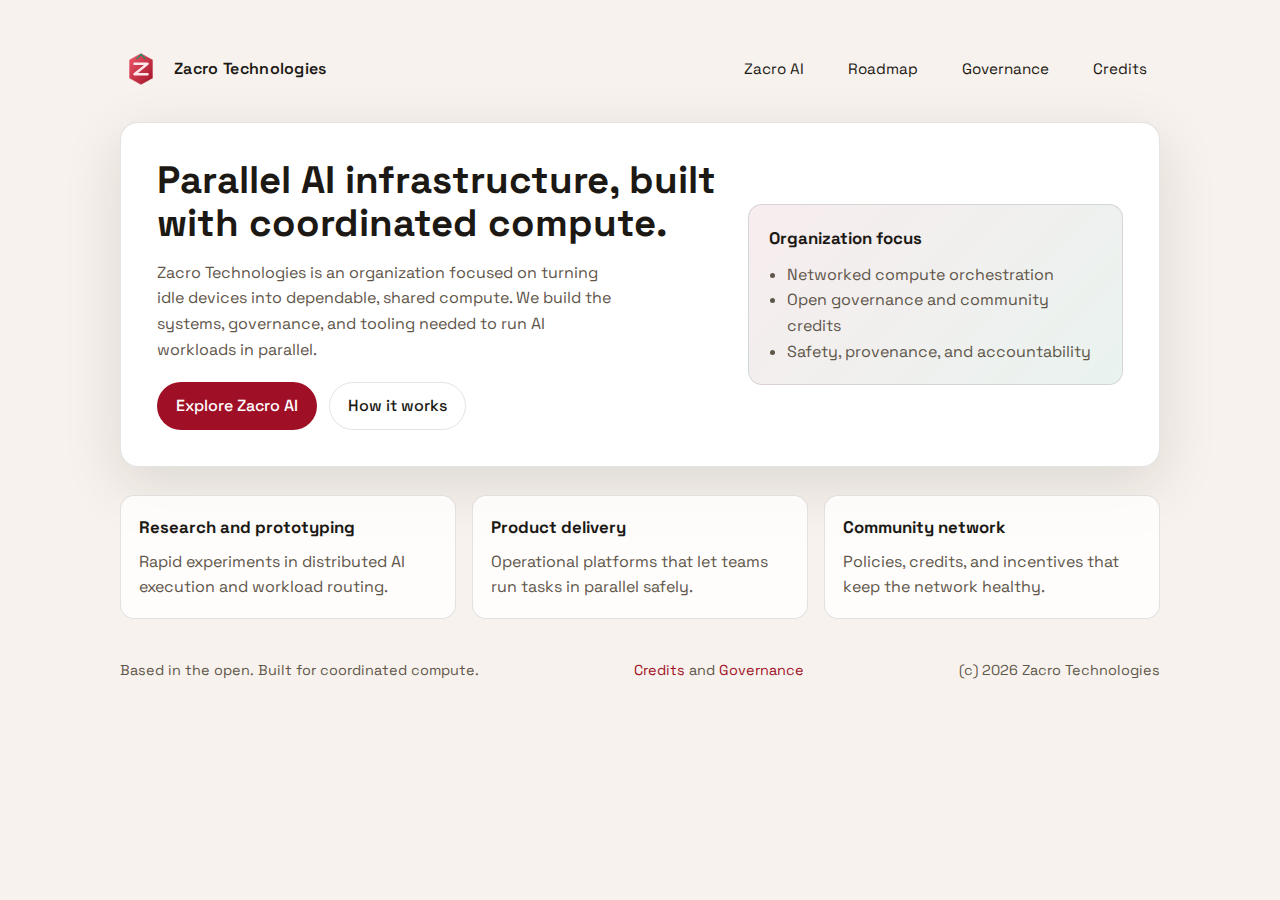
<file: index.html>
<!doctype html>
<html lang="en">
  <head>
    <meta charset="utf-8" />
    <meta name="viewport" content="width=device-width, initial-scale=1" />
    <title>Zacro Technologies</title>
    <meta
      name="description"
      content="Zacro Technologies builds parallel AI infrastructure and coordinated compute networks."
    />
    <link rel="icon" type="image/svg+xml" href="ai/assets/org-logo.svg" />
    <link rel="preconnect" href="https://fonts.googleapis.com" />
    <link rel="preconnect" href="https://fonts.gstatic.com" crossorigin />
    <link
      href="https://fonts.googleapis.com/css2?family=Space+Grotesk:wght@400;500;600&display=swap"
      rel="stylesheet"
    />
    <style>
      :root {
        color-scheme: light;
        --bg: #f7f2ed;
        --bg-soft: #fff6f0;
        --ink: #1c1914;
        --muted: #5f564a;
        --accent: #9f1026;
        --accent-2: #2a8a63;
        --card: #ffffff;
        --shadow: 0 18px 60px rgba(28, 25, 20, 0.12);
        --radius: 18px;
        --border: rgba(28, 25, 20, 0.12);
      }

      * {
        box-sizing: border-box;
      }

      body {
        margin: 0;
        font-family: "Space Grotesk", "Helvetica Neue", sans-serif;
        background: var(--bg);
        color: var(--ink);
        line-height: 1.6;
      }

      a {
        color: inherit;
        text-decoration: none;
      }

      .skip-link {
        position: absolute;
        left: 12px;
        top: 12px;
        padding: 10px 14px;
        background: var(--card);
        border-radius: 999px;
        border: 1px solid var(--border);
        transform: translateY(-200%);
        transition: transform 0.2s ease;
        z-index: 10;
      }

      .skip-link:focus {
        transform: translateY(0);
      }

      .page {
        max-width: 1080px;
        margin: 0 auto;
        padding: 32px 20px 64px;
      }

      header {
        display: flex;
        align-items: center;
        justify-content: space-between;
        gap: 16px;
        padding: 16px 0 32px;
      }

      .brand {
        display: flex;
        align-items: center;
        gap: 12px;
        font-weight: 600;
        letter-spacing: 0.02em;
      }

      .brand img {
        width: 42px;
        height: 42px;
      }

      nav {
        display: flex;
        gap: 18px;
        font-size: 0.95rem;
      }

      nav a {
        padding: 8px 12px;
        border-radius: 999px;
        border: 1px solid transparent;
        transition: border 0.2s ease, background 0.2s ease;
      }

      nav a:hover,
      nav a:focus {
        border-color: var(--border);
        background: rgba(255, 255, 255, 0.7);
      }

      @keyframes fade-up {
        from {
          opacity: 0;
          transform: translateY(16px);
        }
        to {
          opacity: 1;
          transform: translateY(0);
        }
      }

      .hero {
        display: grid;
        grid-template-columns: 1.2fr 0.8fr;
        gap: 28px;
        align-items: center;
        padding: 36px;
        border-radius: var(--radius);
        background: var(--card);
        box-shadow: var(--shadow);
        border: 1px solid var(--border);
        animation: fade-up 0.7s ease both;
      }

      .hero h1 {
        font-size: clamp(2.4rem, 3vw, 3.1rem);
        line-height: 1.1;
        margin: 0 0 16px;
      }

      .hero p {
        margin: 0 0 20px;
        color: var(--muted);
        max-width: 46ch;
      }

      .hero-actions {
        display: flex;
        gap: 12px;
        flex-wrap: wrap;
      }

      .btn {
        padding: 10px 18px;
        border-radius: 999px;
        border: 1px solid var(--border);
        font-weight: 500;
        background: transparent;
      }

      .btn.primary {
        background: var(--accent);
        color: #fff;
        border-color: transparent;
      }

      .hero-card {
        padding: 20px;
        border-radius: 14px;
        border: 1px solid var(--border);
        background: linear-gradient(135deg, rgba(159, 16, 38, 0.08), rgba(42, 138, 99, 0.1));
      }

      .hero-card h2 {
        font-size: 1.05rem;
        margin: 0 0 10px;
      }

      .hero-card ul {
        margin: 0;
        padding-left: 18px;
        color: var(--muted);
      }

      .grid {
        display: grid;
        grid-template-columns: repeat(auto-fit, minmax(220px, 1fr));
        gap: 16px;
        margin-top: 28px;
      }

      .card {
        padding: 18px;
        border-radius: 14px;
        background: rgba(255, 255, 255, 0.8);
        border: 1px solid var(--border);
        animation: fade-up 0.7s ease both;
      }

      .card:nth-child(2) {
        animation-delay: 0.08s;
      }

      .card:nth-child(3) {
        animation-delay: 0.16s;
      }

      .card h3 {
        margin: 0 0 8px;
        font-size: 1.05rem;
      }

      .card p {
        margin: 0;
        color: var(--muted);
      }

      footer {
        margin-top: 40px;
        color: var(--muted);
        font-size: 0.9rem;
        display: flex;
        justify-content: space-between;
        gap: 12px;
        flex-wrap: wrap;
      }

      footer a {
        color: var(--accent);
      }

      @media (max-width: 820px) {
        header {
          flex-direction: column;
          align-items: flex-start;
        }

        .hero {
          grid-template-columns: 1fr;
        }
      }

      @media (prefers-reduced-motion: reduce) {
        *, *::before, *::after {
          animation: none !important;
          transition: none !important;
        }
      }
    </style>
  </head>
  <body>
    <a class="skip-link" href="#main">Skip to content</a>
    <div class="page">
      <header>
        <a class="brand" href="index.html">
          <img src="ai/assets/org-logo.svg" alt="Zacro Technologies logo" />
          <span>Zacro Technologies</span>
        </a>
        <nav aria-label="Primary">
          <a href="ai/index.html">Zacro AI</a>
          <a href="ai/roadmap.html">Roadmap</a>
          <a href="ai/governance.html">Governance</a>
          <a href="ai/credits.html">Credits</a>
        </nav>
      </header>

      <main id="main">
        <section class="hero">
          <div>
            <h1>Parallel AI infrastructure, built with coordinated compute.</h1>
            <p>
              Zacro Technologies is an organization focused on turning idle devices into dependable, shared
              compute. We build the systems, governance, and tooling needed to run AI workloads in parallel.
            </p>
            <div class="hero-actions">
              <a class="btn primary" href="ai/index.html">Explore Zacro AI</a>
              <a class="btn" href="ai/how-it-works.html">How it works</a>
            </div>
          </div>
          <div class="hero-card">
            <h2>Organization focus</h2>
            <ul>
              <li>Networked compute orchestration</li>
              <li>Open governance and community credits</li>
              <li>Safety, provenance, and accountability</li>
            </ul>
          </div>
        </section>

        <section class="grid" aria-label="What we do">
          <div class="card">
            <h3>Research and prototyping</h3>
            <p>Rapid experiments in distributed AI execution and workload routing.</p>
          </div>
          <div class="card">
            <h3>Product delivery</h3>
            <p>Operational platforms that let teams run tasks in parallel safely.</p>
          </div>
          <div class="card">
            <h3>Community network</h3>
            <p>Policies, credits, and incentives that keep the network healthy.</p>
          </div>
        </section>
      </main>

      <footer>
        <span>Based in the open. Built for coordinated compute.</span>
        <span><a href="ai/credits.html">Credits</a> and <a href="ai/governance.html">Governance</a></span>
        <span>(c) 2026 Zacro Technologies</span>
      </footer>
    </div>
  </body>
</html>
</file>
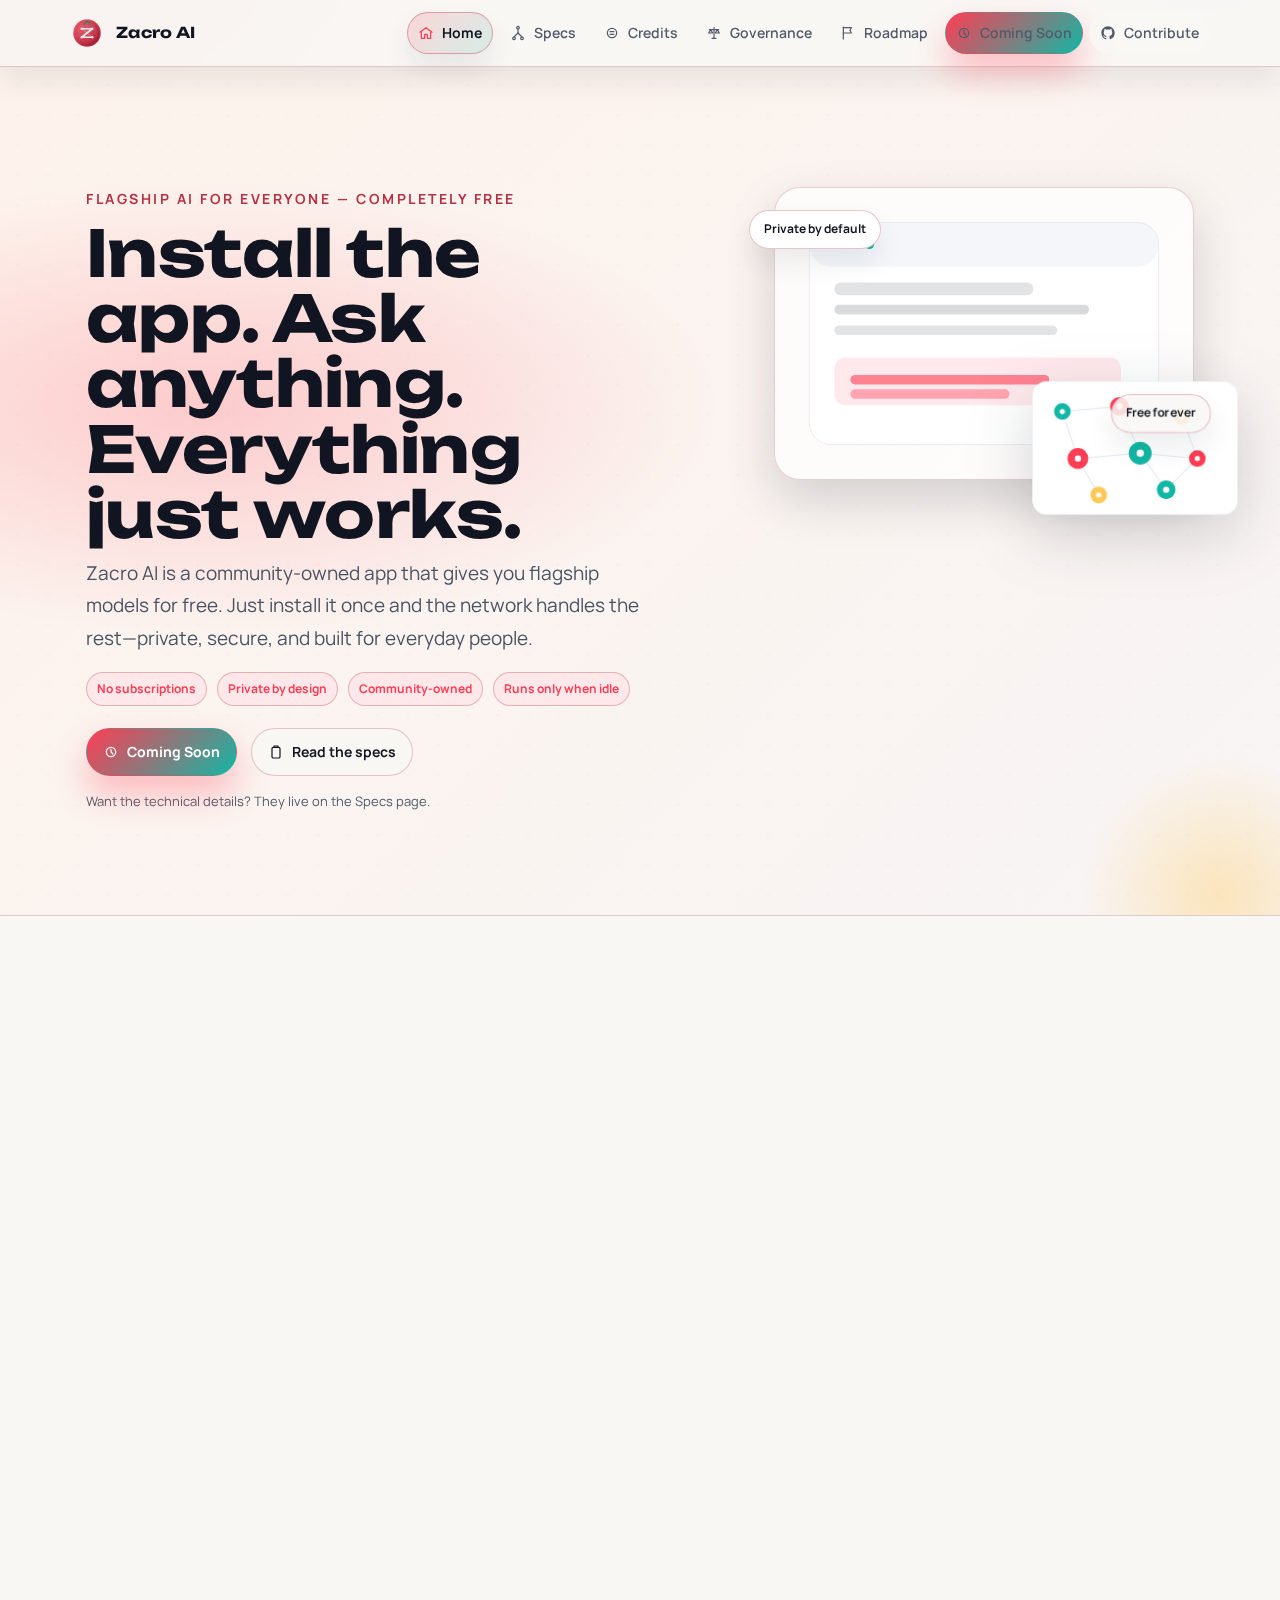
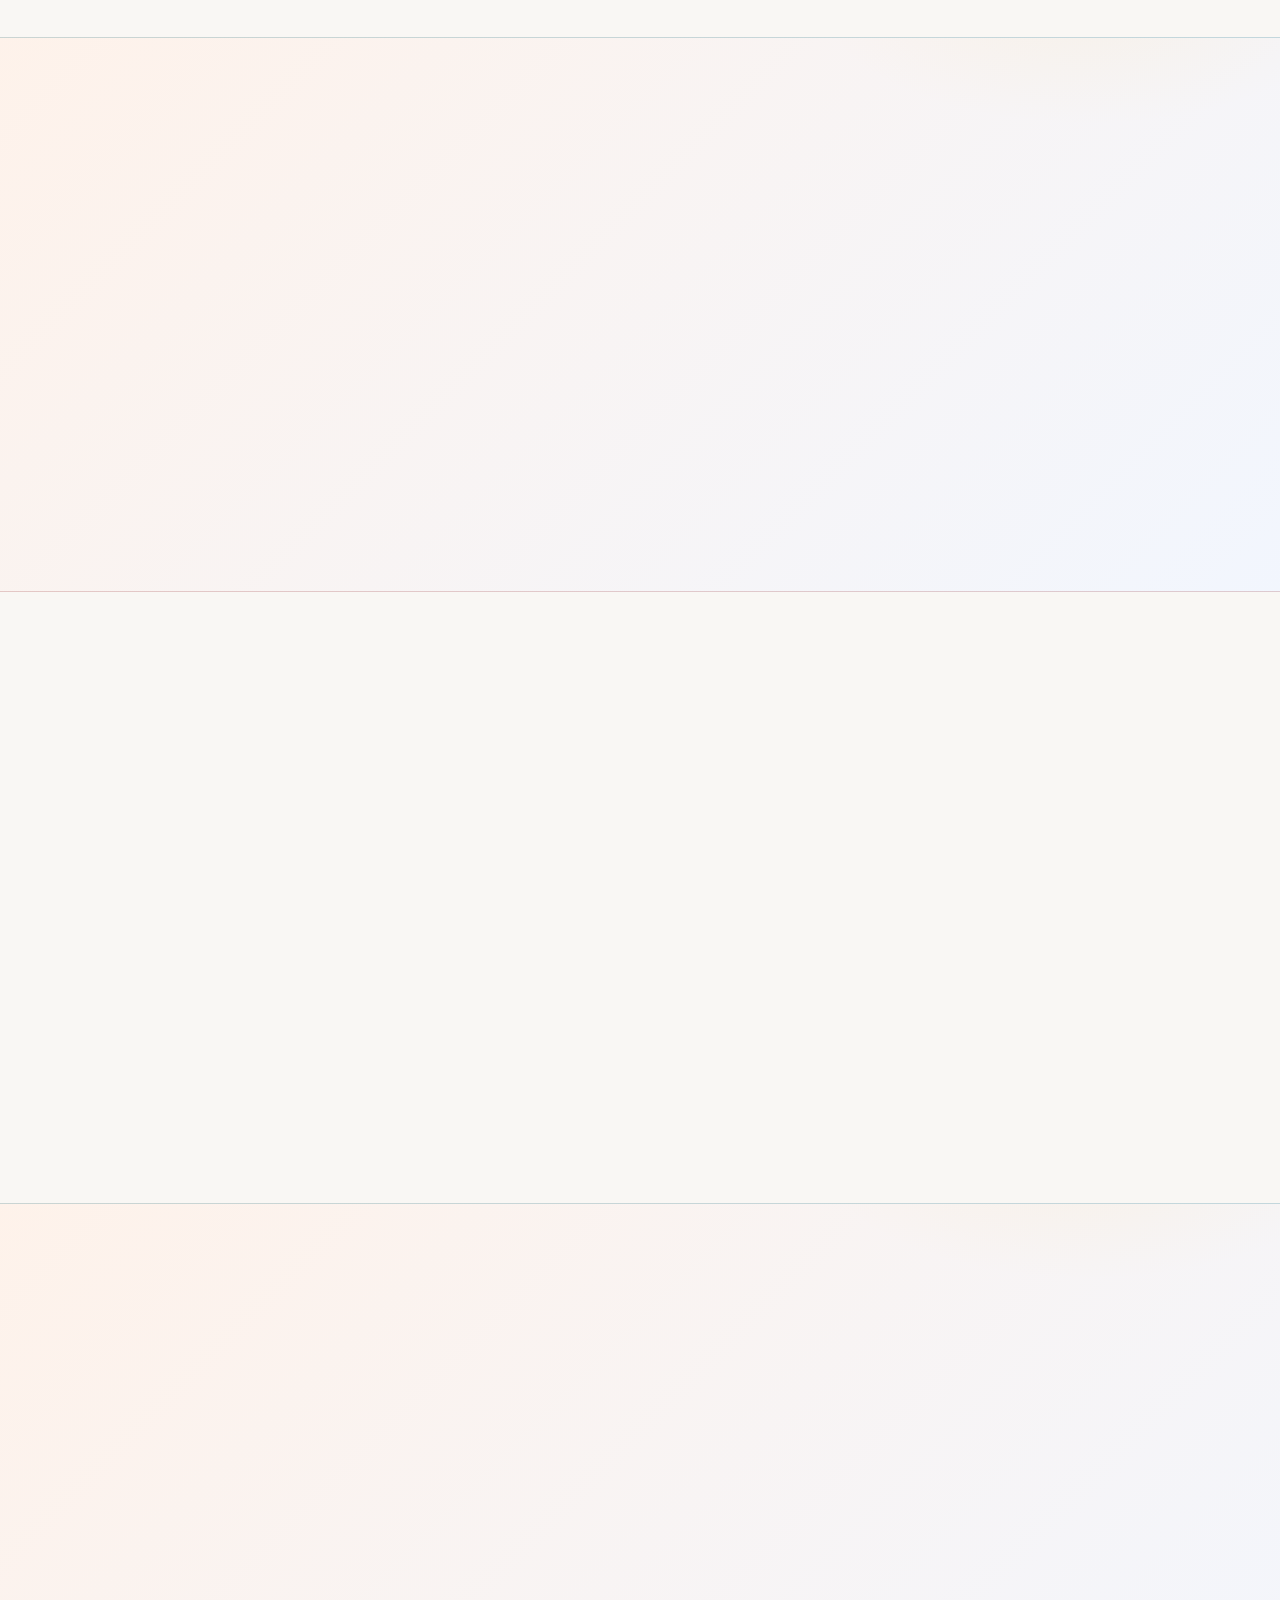
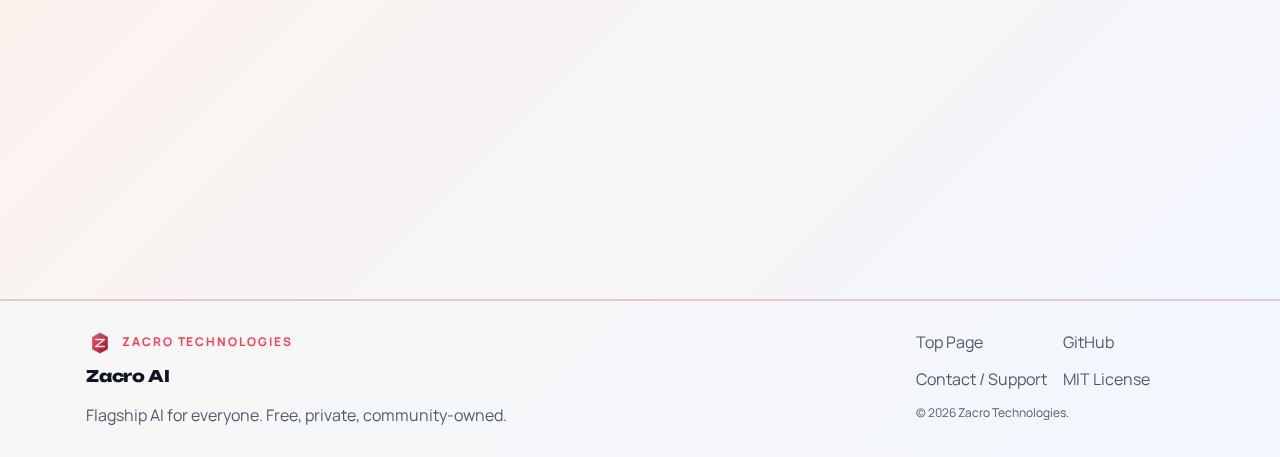
<file: ai/index.html>
<!doctype html>
<html lang="en">

<head>
  <meta charset="utf-8" />
  <meta name="viewport" content="width=device-width, initial-scale=1" />
  <title>Zacro AI — Flagship AI for everyone</title>
  <meta name="description"
    content="Flagship AI for everyone. Install the app, ask anything, and help the community access cutting-edge models for free." />
  <link rel="stylesheet" href="assets/styles.css" />
  <link rel="icon" type="image/svg+xml" href="assets/network-logo.svg" />
  <link rel="shortcut icon" href="assets/network-logo.svg" />
</head>

<body>
  <a class="skip-link" href="#main">Skip to content</a>
  <svg class="icon-sprite" aria-hidden="true" focusable="false" xmlns="http://www.w3.org/2000/svg">
    <symbol id="icon-home" viewBox="0 0 24 24">
      <g fill="none" stroke="currentColor" stroke-width="1.8" stroke-linecap="round" stroke-linejoin="round">
        <path d="M3 11l9-7 9 7" />
        <path d="M5 10v10h5v-6h4v6h5V10" />
      </g>
    </symbol>
    <symbol id="icon-split" viewBox="0 0 24 24">
      <g fill="none" stroke="currentColor" stroke-width="1.8" stroke-linecap="round" stroke-linejoin="round">
        <circle cx="12" cy="4" r="2" />
        <circle cx="6" cy="20" r="2" />
        <circle cx="18" cy="20" r="2" />
        <path d="M12 6v6" />
        <path d="M12 12l-6 6" />
        <path d="M12 12l6 6" />
      </g>
    </symbol>
    <symbol id="icon-coin" viewBox="0 0 24 24">
      <g fill="none" stroke="currentColor" stroke-width="1.8" stroke-linecap="round" stroke-linejoin="round">
        <circle cx="12" cy="12" r="7" />
        <path d="M9 10h6" />
        <path d="M9 14h6" />
      </g>
    </symbol>
    <symbol id="icon-scale" viewBox="0 0 24 24">
      <g fill="none" stroke="currentColor" stroke-width="1.8" stroke-linecap="round" stroke-linejoin="round">
        <path d="M12 4v16" />
        <path d="M5 7h14" />
        <path d="M7 7l-3 5h6l-3-5z" />
        <path d="M17 7l-3 5h6l-3-5z" />
        <path d="M9 20h6" />
      </g>
    </symbol>
    <symbol id="icon-flag" viewBox="0 0 24 24">
      <g fill="none" stroke="currentColor" stroke-width="1.8" stroke-linecap="round" stroke-linejoin="round">
        <path d="M5 3v18" />
        <path d="M5 4h12l-2 4 2 4H5" />
      </g>
    </symbol>
    <symbol id="icon-github" viewBox="0 0 24 24">
      <path fill="currentColor"
        d="M12 2C6.477 2 2 6.484 2 12.019c0 4.42 2.865 8.166 6.839 9.489.5.092.682-.217.682-.483 0-.237-.009-.868-.014-1.703-2.782.605-3.369-1.343-3.369-1.343-.454-1.158-1.11-1.466-1.11-1.466-.908-.62.069-.608.069-.608 1.004.071 1.532 1.035 1.532 1.035.893 1.531 2.341 1.089 2.91.833.091-.647.35-1.089.636-1.339-2.22-.254-4.555-1.113-4.555-4.951 0-1.093.39-1.988 1.029-2.688-.103-.254-.446-1.279.098-2.664 0 0 .84-.27 2.75 1.026a9.59 9.59 0 0 1 2.5-.336c.85.004 1.705.114 2.5.336 1.909-1.296 2.748-1.026 2.748-1.026.546 1.385.203 2.41.1 2.664.64.7 1.028 1.595 1.028 2.688 0 3.848-2.339 4.694-4.566 4.943.359.309.678.92.678 1.855 0 1.337-.012 2.415-.012 2.743 0 .268.18.58.688.481A10.02 10.02 0 0 0 22 12.019C22 6.484 17.523 2 12 2Z" />
    </symbol>
    <symbol id="icon-clock" viewBox="0 0 24 24">
      <g fill="none" stroke="currentColor" stroke-width="1.8" stroke-linecap="round" stroke-linejoin="round">
        <circle cx="12" cy="12" r="7" />
        <path d="M12 8v4l3 3" />
      </g>
    </symbol>
    <symbol id="icon-spark" viewBox="0 0 24 24">
      <g fill="none" stroke="currentColor" stroke-width="1.8" stroke-linecap="round" stroke-linejoin="round">
        <path d="M12 3l1.8 4.2L18 9l-4.2 1.8L12 15l-1.8-4.2L6 9l4.2-1.8L12 3z" />
      </g>
    </symbol>
    <symbol id="icon-compass" viewBox="0 0 24 24">
      <g fill="none" stroke="currentColor" stroke-width="1.8" stroke-linecap="round" stroke-linejoin="round">
        <circle cx="12" cy="12" r="7" />
        <path d="M14.5 9.5l-2.5 5-5 2.5 2.5-5 5-2.5z" />
      </g>
    </symbol>
    <symbol id="icon-lock" viewBox="0 0 24 24">
      <g fill="none" stroke="currentColor" stroke-width="1.8" stroke-linecap="round" stroke-linejoin="round">
        <rect x="5" y="11" width="14" height="9" rx="2" />
        <path d="M8 11V8a4 4 0 0 1 8 0v3" />
      </g>
    </symbol>
    <symbol id="icon-wallet" viewBox="0 0 24 24">
      <g fill="none" stroke="currentColor" stroke-width="1.8" stroke-linecap="round" stroke-linejoin="round">
        <rect x="3" y="7" width="18" height="10" rx="2" />
        <path d="M3 10h18" />
        <circle cx="16" cy="12" r="1.2" />
      </g>
    </symbol>
    <symbol id="icon-sliders" viewBox="0 0 24 24">
      <g fill="none" stroke="currentColor" stroke-width="1.8" stroke-linecap="round" stroke-linejoin="round">
        <line x1="4" y1="6" x2="20" y2="6" />
        <circle cx="9" cy="6" r="2" />
        <line x1="4" y1="12" x2="20" y2="12" />
        <circle cx="15" cy="12" r="2" />
        <line x1="4" y1="18" x2="20" y2="18" />
        <circle cx="7" cy="18" r="2" />
      </g>
    </symbol>
    <symbol id="icon-moon" viewBox="0 0 24 24">
      <g fill="none" stroke="currentColor" stroke-width="1.8" stroke-linecap="round" stroke-linejoin="round">
        <path d="M20 14a7 7 0 1 1-10-10 6 6 0 0 0 10 10z" />
      </g>
    </symbol>
    <symbol id="icon-check" viewBox="0 0 24 24">
      <g fill="none" stroke="currentColor" stroke-width="1.8" stroke-linecap="round" stroke-linejoin="round">
        <path d="M5 12l4 4 10-10" />
      </g>
    </symbol>
    <symbol id="icon-merge" viewBox="0 0 24 24">
      <g fill="none" stroke="currentColor" stroke-width="1.8" stroke-linecap="round" stroke-linejoin="round">
        <path d="M7 5l5 5 5-5" />
        <path d="M12 10v10" />
      </g>
    </symbol>
    <symbol id="icon-bolt" viewBox="0 0 24 24">
      <g fill="none" stroke="currentColor" stroke-width="1.8" stroke-linecap="round" stroke-linejoin="round">
        <path d="M13 2L3 14h7l-1 8 12-14h-7l1-6z" />
      </g>
    </symbol>
    <symbol id="icon-users" viewBox="0 0 24 24">
      <g fill="none" stroke="currentColor" stroke-width="1.8" stroke-linecap="round" stroke-linejoin="round">
        <circle cx="8" cy="9" r="3" />
        <circle cx="16" cy="10" r="3" />
        <path d="M3 20c0-3.5 3-6 6-6" />
        <path d="M21 20c0-3.5-3-6-6-6" />
      </g>
    </symbol>
    <symbol id="icon-layers" viewBox="0 0 24 24">
      <g fill="none" stroke="currentColor" stroke-width="1.8" stroke-linecap="round" stroke-linejoin="round">
        <path d="M12 4l8 4-8 4-8-4 8-4z" />
        <path d="M4 12l8 4 8-4" />
        <path d="M4 16l8 4 8-4" />
      </g>
    </symbol>
    <symbol id="icon-shield" viewBox="0 0 24 24">
      <g fill="none" stroke="currentColor" stroke-width="1.8" stroke-linecap="round" stroke-linejoin="round">
        <path d="M12 3l7 3v6c0 4-3 7-7 9-4-2-7-5-7-9V6l7-3z" />
      </g>
    </symbol>
    <symbol id="icon-key" viewBox="0 0 24 24">
      <g fill="none" stroke="currentColor" stroke-width="1.8" stroke-linecap="round" stroke-linejoin="round">
        <circle cx="8" cy="12" r="3" />
        <path d="M11 12h10" />
        <path d="M18 12v3" />
        <path d="M15 12v3" />
      </g>
    </symbol>
    <symbol id="icon-chat" viewBox="0 0 24 24">
      <g fill="none" stroke="currentColor" stroke-width="1.8" stroke-linecap="round" stroke-linejoin="round">
        <path d="M4 5h16v10H7l-3 3V5z" />
      </g>
    </symbol>
    <symbol id="icon-minus" viewBox="0 0 24 24">
      <g fill="none" stroke="currentColor" stroke-width="1.8" stroke-linecap="round" stroke-linejoin="round">
        <line x1="5" y1="12" x2="19" y2="12" />
      </g>
    </symbol>
    <symbol id="icon-play" viewBox="0 0 24 24">
      <g fill="none" stroke="currentColor" stroke-width="1.8" stroke-linecap="round" stroke-linejoin="round">
        <path d="M8 6l10 6-10 6z" />
      </g>
    </symbol>
    <symbol id="icon-clipboard" viewBox="0 0 24 24">
      <g fill="none" stroke="currentColor" stroke-width="1.8" stroke-linecap="round" stroke-linejoin="round">
        <rect x="6" y="5" width="12" height="16" rx="2" />
        <path d="M9 5V3h6v2" />
      </g>
    </symbol>
    <symbol id="icon-device" viewBox="0 0 24 24">
      <g fill="none" stroke="currentColor" stroke-width="1.8" stroke-linecap="round" stroke-linejoin="round">
        <rect x="4" y="5" width="16" height="10" rx="2" />
        <path d="M8 19h8" />
        <path d="M12 15v4" />
      </g>
    </symbol>
    <symbol id="icon-flask" viewBox="0 0 24 24">
      <g fill="none" stroke="currentColor" stroke-width="1.8" stroke-linecap="round" stroke-linejoin="round">
        <path d="M9 3h6" />
        <path d="M10 3v5l-5 9a3 3 0 0 0 3 4h8a3 3 0 0 0 3-4l-5-9V3" />
        <path d="M8 13h8" />
      </g>
    </symbol>
  </svg>

  <header class="site-header">
    <div class="container header-inner">
      <a class="brand" href="index.html" aria-label="Zacro AI home">
        <img class="logo logo-network" src="assets/network-logo.svg" alt="" aria-hidden="true" />
        <span>
          <strong>Zacro AI</strong>
        </span>
      </a>

      <button class="nav-toggle" type="button" data-nav-toggle aria-expanded="false" aria-controls="site-nav">
        Menu
      </button>

      <nav class="nav" id="site-nav" data-nav-menu aria-label="Primary">
        <a href="index.html" aria-current="page">
          <svg class="icon" viewBox="0 0 24 24" aria-hidden="true" focusable="false">
            <use href="#icon-home"></use>
          </svg>
          Home
        </a>
        <a href="how-it-works.html">
          <svg class="icon" viewBox="0 0 24 24" aria-hidden="true" focusable="false">
            <use href="#icon-split"></use>
          </svg>
          Specs
        </a>
        <a href="credits.html">
          <svg class="icon" viewBox="0 0 24 24" aria-hidden="true" focusable="false">
            <use href="#icon-coin"></use>
          </svg>
          Credits
        </a>
        <a href="governance.html">
          <svg class="icon" viewBox="0 0 24 24" aria-hidden="true" focusable="false">
            <use href="#icon-scale"></use>
          </svg>
          Governance
        </a>
        <a href="roadmap.html">
          <svg class="icon" viewBox="0 0 24 24" aria-hidden="true" focusable="false">
            <use href="#icon-flag"></use>
          </svg>
          Roadmap
        </a>
        <a class="btn btn-small btn-primary" href="roadmap.html">
          <svg class="icon" viewBox="0 0 24 24" aria-hidden="true" focusable="false">
            <use href="#icon-clock"></use>
          </svg>
          Coming Soon
        </a>
        <a class="btn btn-small btn-ghost" href="https://github.com/Zacro-Technologies/zacro-ai" target="_blank"
          rel="noopener">
          <svg class="icon" viewBox="0 0 24 24" aria-hidden="true" focusable="false">
            <use href="#icon-github"></use>
          </svg>
          Contribute
        </a>
      </nav>
    </div>
  </header>

  <main id="main">
    <section class="hero hero-home">
      <div class="container hero-inner">
        <div class="hero-copy">
          <p class="eyebrow">Flagship AI for everyone — completely free</p>
          <h1>Install the app. Ask anything. Everything just works.</h1>
          <p class="lead">Zacro AI is a community‑owned app that gives you flagship models for free. Just install it
            once and the network handles the rest—private, secure, and built for everyday people.</p>
          <div class="pill-row">
            <span class="pill">No subscriptions</span>
            <span class="pill">Private by design</span>
            <span class="pill">Community‑owned</span>
            <span class="pill">Runs only when idle</span>
          </div>
          <div class="hero-actions">
            <a class="btn btn-primary" href="roadmap.html">
              <svg class="icon" viewBox="0 0 24 24" aria-hidden="true" focusable="false">
                <use href="#icon-clock"></use>
              </svg>
              Coming Soon
            </a>
            <a class="btn btn-ghost" href="how-it-works.html">
              <svg class="icon" viewBox="0 0 24 24" aria-hidden="true" focusable="false">
                <use href="#icon-clipboard"></use>
              </svg>
              Read the specs
            </a>
          </div>
          <p class="hero-note muted small">Want the technical details? They live on the Specs page.</p>
        </div>

        <aside class="hero-visual">
          <div class="visual-stack">
            <div class="visual-card">
              <img src="assets/app-window.svg" alt="A simple Zacro AI app window with a prompt and answer." />
            </div>
            <img class="visual-orbit" src="assets/community-map.svg"
              alt="A map of community devices sharing compute." />
            <div class="visual-chip">Private by default</div>
            <div class="visual-chip chip-right">Free forever</div>
          </div>
        </aside>
      </div>
    </section>

    <section class="section">
      <div class="container">
        <div class="section-head">
          <h2>Three steps. Then you forget it’s even there.</h2>
          <p class="muted">Install once, choose comfort toggles, and you’re done.</p>
        </div>
        <ol class="steps">
          <li>
            Install Zacro AI and finish the one‑minute setup.
            <svg class="icon step-icon" viewBox="0 0 24 24" aria-hidden="true" focusable="false">
              <use href="#icon-device"></use>
            </svg>
          </li>
          <li>
            Ask anything. The app picks the best model for you automatically.
            <svg class="icon step-icon" viewBox="0 0 24 24" aria-hidden="true" focusable="false">
              <use href="#icon-chat"></use>
            </svg>
          </li>
          <li>
            Opt in to share idle compute so others can access flagship AI for free.
            <svg class="icon step-icon" viewBox="0 0 24 24" aria-hidden="true" focusable="false">
              <use href="#icon-users"></use>
            </svg>
          </li>
        </ol>
        <div class="callout">
          <strong>You control it:</strong> Wi‑Fi + charging only, quiet hours, and one‑tap pause.
        </div>
      </div>
    </section>

    <section class="section section-soft">
      <div class="container">
        <div class="section-head">
          <h2>Flagship AI, zero tradeoffs.</h2>
          <p class="muted">Free, private, and community‑owned from day one.</p>
        </div>
        <div class="cards">
          <article class="card">
            <span class="card-icon" aria-hidden="true">
              <svg class="icon" viewBox="0 0 24 24" focusable="false">
                <use href="#icon-spark"></use>
              </svg>
            </span>
            <h3>Flagship models for free</h3>
            <p>No subscriptions, no purchases, no crypto. Just install and use.</p>
          </article>
          <article class="card">
            <span class="card-icon" aria-hidden="true">
              <svg class="icon" viewBox="0 0 24 24" focusable="false">
                <use href="#icon-lock"></use>
              </svg>
            </span>
            <h3>Truly private</h3>
            <p>Requests are encrypted, so worker nodes can’t read your prompts or outputs.</p>
          </article>
          <article class="card">
            <span class="card-icon" aria-hidden="true">
              <svg class="icon" viewBox="0 0 24 24" focusable="false">
                <use href="#icon-users"></use>
              </svg>
            </span>
            <h3>Community‑owned</h3>
            <p>Your install strengthens a shared network that anyone can access.</p>
          </article>
        </div>
      </div>
    </section>

    <section class="section">
      <div class="container split">
        <div class="split-copy">
          <div class="section-head">
            <h2>Your install helps everyone access cutting‑edge AI.</h2>
            <p class="muted">When your device is idle, it quietly contributes to the shared pool.</p>
          </div>
          <ul class="bullets icon-list">
            <li>
              <svg class="icon" viewBox="0 0 24 24" aria-hidden="true" focusable="false">
                <use href="#icon-moon"></use>
              </svg>
              Only runs when you allow it—idle time, charging, and Wi‑Fi.
            </li>
            <li>
              <svg class="icon" viewBox="0 0 24 24" aria-hidden="true" focusable="false">
                <use href="#icon-coin"></use>
              </svg>
              Earn credits you can use later for priority access.
            </li>
            <li>
              <svg class="icon" viewBox="0 0 24 24" aria-hidden="true" focusable="false">
                <use href="#icon-layers"></use>
              </svg>
              Every install grows the network and keeps AI open to all.
            </li>
          </ul>
        </div>
        <div class="split-visual reveal">
          <div class="impact-card">
            <img class="impact-illustration" src="assets/community-map.svg" loading="lazy"
              alt="A network map showing shared community compute." />
          </div>
          <div class="impact-badge">Community compute in action</div>
        </div>
      </div>
    </section>

    <section class="section section-soft">
      <div class="container">
        <div class="section-head">
          <h2>Private, secure, and in your control.</h2>
          <p class="muted">Built so you can trust it from the first install.</p>
        </div>
        <div class="cards">
          <article class="card">
            <span class="card-icon" aria-hidden="true">
              <svg class="icon" viewBox="0 0 24 24" focusable="false">
                <use href="#icon-shield"></use>
              </svg>
            </span>
            <h3>Encrypted by default</h3>
            <p>Worker nodes never see the content of your prompts or results.</p>
          </article>
          <article class="card">
            <span class="card-icon" aria-hidden="true">
              <svg class="icon" viewBox="0 0 24 24" focusable="false">
                <use href="#icon-sliders"></use>
              </svg>
            </span>
            <h3>Simple safety toggles</h3>
            <p>Set limits like Wi‑Fi only, charging only, and quiet hours.</p>
          </article>
          <article class="card">
            <span class="card-icon" aria-hidden="true">
              <svg class="icon" viewBox="0 0 24 24" focusable="false">
                <use href="#icon-scale"></use>
              </svg>
            </span>
            <h3>Transparent governance</h3>
            <p>Community‑run decisions and a forkable open‑source core.</p>
          </article>
        </div>

        <div class="cta-strip">
          <div>
            <h3 style="margin:0 0 4px 0;">Want the technical details?</h3>
            <p class="muted" style="margin:0;">Routing, encryption, and network design live in Specs.</p>
          </div>
          <div class="cta-strip-actions">
            <a class="btn btn-primary" href="how-it-works.html">
              <svg class="icon" viewBox="0 0 24 24" aria-hidden="true" focusable="false">
                <use href="#icon-clipboard"></use>
              </svg>
              Read the Specs
            </a>
            <a class="btn btn-ghost" href="roadmap.html">
              <svg class="icon" viewBox="0 0 24 24" aria-hidden="true" focusable="false">
                <use href="#icon-clock"></use>
              </svg>
              Coming Soon
            </a>
          </div>
        </div>
      </div>
    </section>
  </main>

  <footer class="site-footer">
    <div class="container footer-inner">
      <div class="footer-brand">
        <a class="org-row org-link" href="https://zacro.tech" target="_blank" rel="noopener" aria-label="Zacro Technologies top page">
          <img class="logo-org" src="assets/org-logo.svg" alt="" aria-hidden="true" />
          <span class="org-name">Zacro Technologies</span>
        </a>
        <p class="footer-title">Zacro AI</p>
        <p class="muted" style="margin:6px 0 0 0;">Flagship AI for everyone. Free, private, community‑owned.</p>
      </div>
      <div class="footer-links" aria-label="Footer">
        <a href="https://zacro.tech" target="_blank" rel="noopener">Top Page</a>
        <a href="https://github.com/Zacro-Technologies/zacro-ai" target="_blank" rel="noopener">GitHub</a>
        <a href="https://github.com/Zacro-Technologies/zacro-ai/issues" target="_blank" rel="noopener">Contact / Support</a>
        <a href="https://github.com/Zacro-Technologies/zacro-ai/blob/main/LICENSE" target="_blank" rel="noopener">MIT License</a>
        <span class="footer-meta">© 2026 Zacro Technologies.</span>
      </div>
    </div>
  </footer>

  <script src="assets/site.js" defer></script>
</body>

</html>
</file>
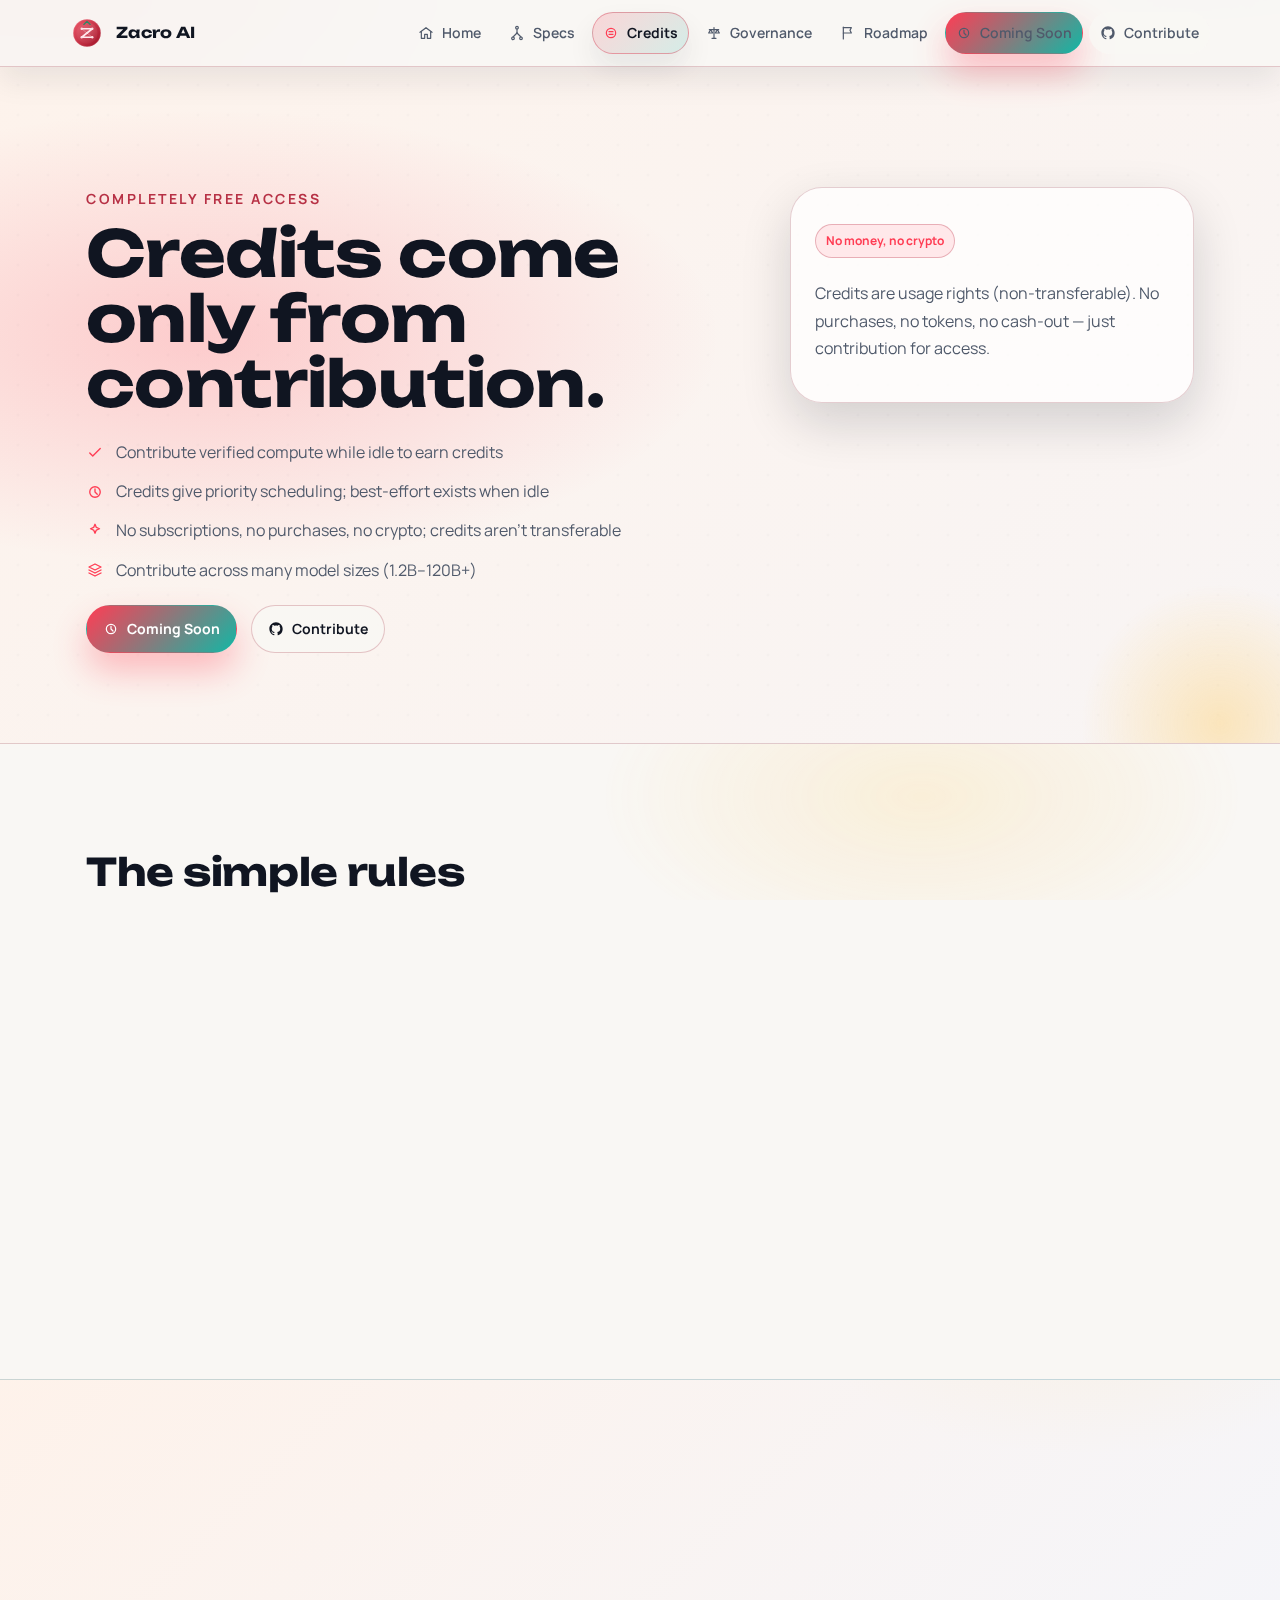
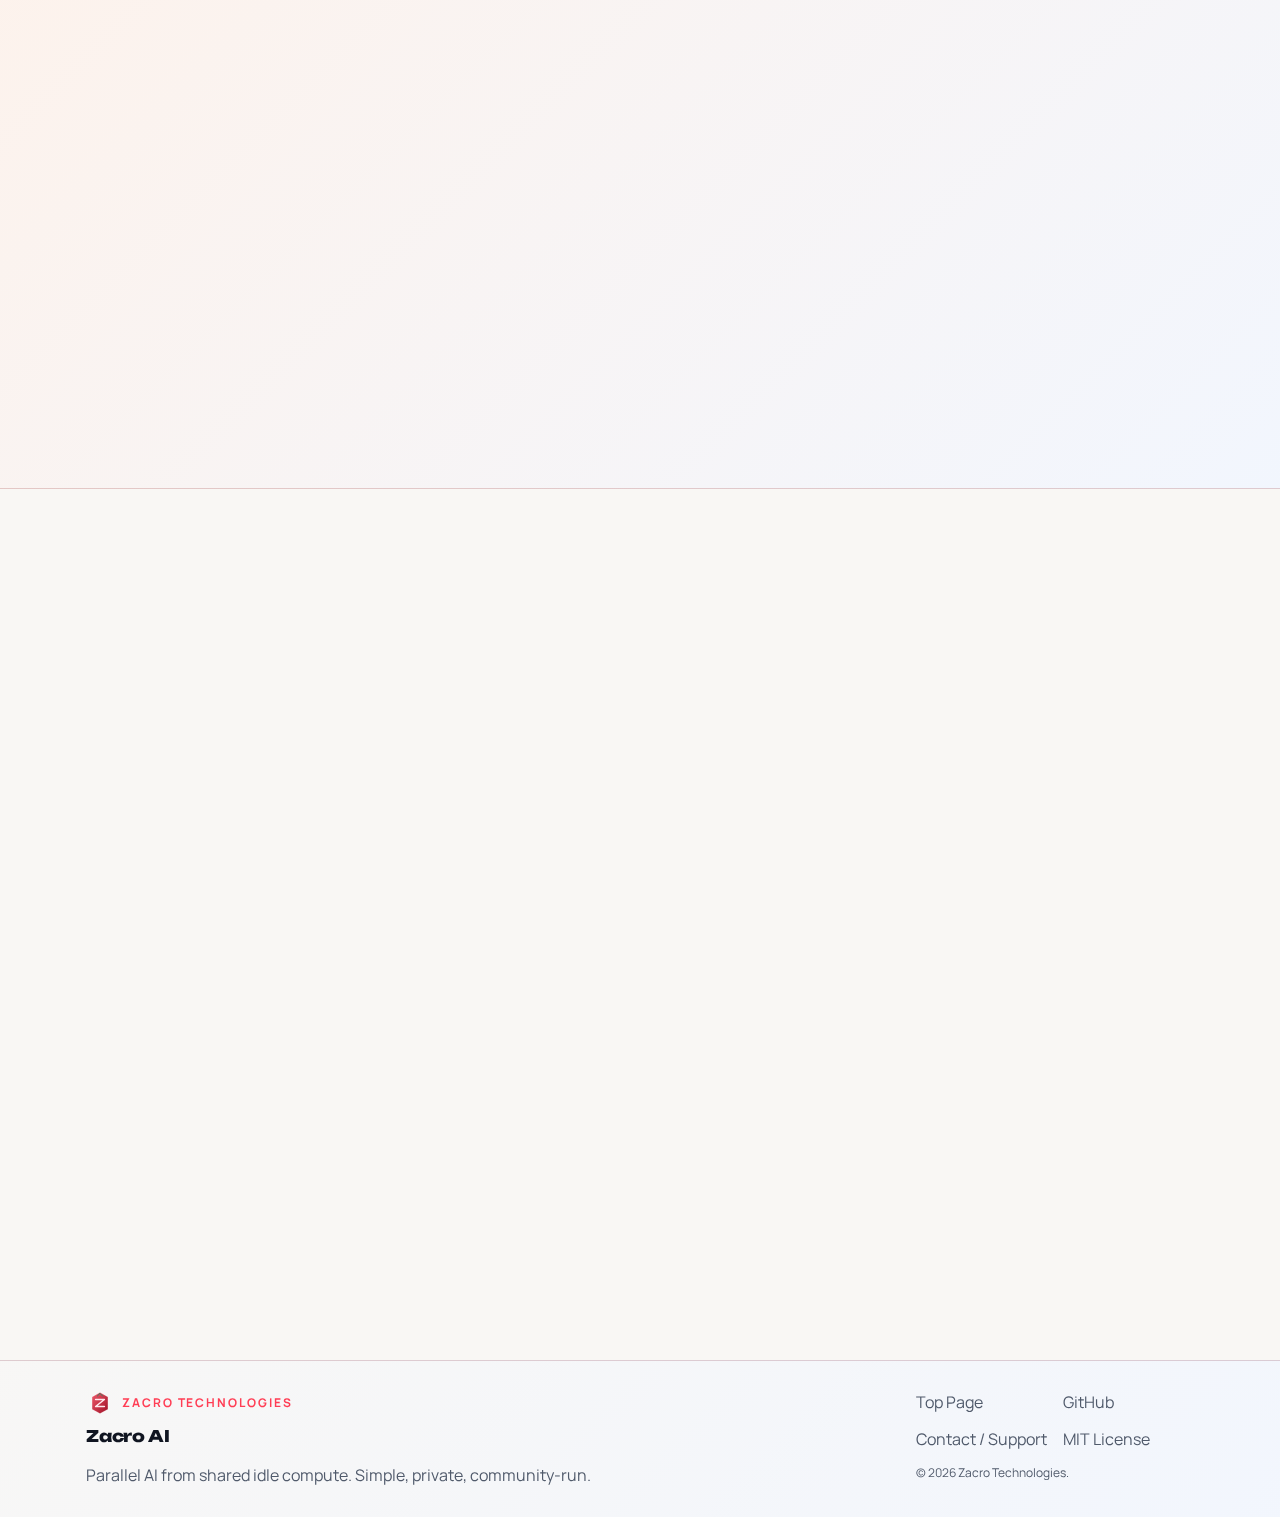
<file: ai/credits.html>
<!doctype html>
<html lang="en">

<head>
  <meta charset="utf-8" />
  <meta name="viewport" content="width=device-width, initial-scale=1" />
  <title>Credits — Zacro AI</title>
  <meta name="description"
    content="Compute credits in Zacro AI: contribute idle compute, bank credits, spend later for priority parallel workloads." />
  <link rel="stylesheet" href="assets/styles.css" />
  <link rel="icon" type="image/svg+xml" href="assets/network-logo.svg" />
  <link rel="shortcut icon" href="assets/network-logo.svg" />
</head>

<body>
  <a class="skip-link" href="#main">Skip to content</a>
  <svg class="icon-sprite" aria-hidden="true" focusable="false" xmlns="http://www.w3.org/2000/svg">
    <symbol id="icon-home" viewBox="0 0 24 24">
      <g fill="none" stroke="currentColor" stroke-width="1.8" stroke-linecap="round" stroke-linejoin="round">
        <path d="M3 11l9-7 9 7" />
        <path d="M5 10v10h5v-6h4v6h5V10" />
      </g>
    </symbol>
    <symbol id="icon-split" viewBox="0 0 24 24">
      <g fill="none" stroke="currentColor" stroke-width="1.8" stroke-linecap="round" stroke-linejoin="round">
        <circle cx="12" cy="4" r="2" />
        <circle cx="6" cy="20" r="2" />
        <circle cx="18" cy="20" r="2" />
        <path d="M12 6v6" />
        <path d="M12 12l-6 6" />
        <path d="M12 12l6 6" />
      </g>
    </symbol>
    <symbol id="icon-coin" viewBox="0 0 24 24">
      <g fill="none" stroke="currentColor" stroke-width="1.8" stroke-linecap="round" stroke-linejoin="round">
        <circle cx="12" cy="12" r="7" />
        <path d="M9 10h6" />
        <path d="M9 14h6" />
      </g>
    </symbol>
    <symbol id="icon-scale" viewBox="0 0 24 24">
      <g fill="none" stroke="currentColor" stroke-width="1.8" stroke-linecap="round" stroke-linejoin="round">
        <path d="M12 4v16" />
        <path d="M5 7h14" />
        <path d="M7 7l-3 5h6l-3-5z" />
        <path d="M17 7l-3 5h6l-3-5z" />
        <path d="M9 20h6" />
      </g>
    </symbol>
    <symbol id="icon-flag" viewBox="0 0 24 24">
      <g fill="none" stroke="currentColor" stroke-width="1.8" stroke-linecap="round" stroke-linejoin="round">
        <path d="M5 3v18" />
        <path d="M5 4h12l-2 4 2 4H5" />
      </g>
    </symbol>
    <symbol id="icon-github" viewBox="0 0 24 24">
      <path fill="currentColor"
        d="M12 2C6.477 2 2 6.484 2 12.019c0 4.42 2.865 8.166 6.839 9.489.5.092.682-.217.682-.483 0-.237-.009-.868-.014-1.703-2.782.605-3.369-1.343-3.369-1.343-.454-1.158-1.11-1.466-1.11-1.466-.908-.62.069-.608.069-.608 1.004.071 1.532 1.035 1.532 1.035.893 1.531 2.341 1.089 2.91.833.091-.647.35-1.089.636-1.339-2.22-.254-4.555-1.113-4.555-4.951 0-1.093.39-1.988 1.029-2.688-.103-.254-.446-1.279.098-2.664 0 0 .84-.27 2.75 1.026a9.59 9.59 0 0 1 2.5-.336c.85.004 1.705.114 2.5.336 1.909-1.296 2.748-1.026 2.748-1.026.546 1.385.203 2.41.1 2.664.64.7 1.028 1.595 1.028 2.688 0 3.848-2.339 4.694-4.566 4.943.359.309.678.92.678 1.855 0 1.337-.012 2.415-.012 2.743 0 .268.18.58.688.481A10.02 10.02 0 0 0 22 12.019C22 6.484 17.523 2 12 2Z" />
    </symbol>
    <symbol id="icon-clock" viewBox="0 0 24 24">
      <g fill="none" stroke="currentColor" stroke-width="1.8" stroke-linecap="round" stroke-linejoin="round">
        <circle cx="12" cy="12" r="7" />
        <path d="M12 8v4l3 3" />
      </g>
    </symbol>
    <symbol id="icon-spark" viewBox="0 0 24 24">
      <g fill="none" stroke="currentColor" stroke-width="1.8" stroke-linecap="round" stroke-linejoin="round">
        <path d="M12 3l1.8 4.2L18 9l-4.2 1.8L12 15l-1.8-4.2L6 9l4.2-1.8L12 3z" />
      </g>
    </symbol>
    <symbol id="icon-compass" viewBox="0 0 24 24">
      <g fill="none" stroke="currentColor" stroke-width="1.8" stroke-linecap="round" stroke-linejoin="round">
        <circle cx="12" cy="12" r="7" />
        <path d="M14.5 9.5l-2.5 5-5 2.5 2.5-5 5-2.5z" />
      </g>
    </symbol>
    <symbol id="icon-lock" viewBox="0 0 24 24">
      <g fill="none" stroke="currentColor" stroke-width="1.8" stroke-linecap="round" stroke-linejoin="round">
        <rect x="5" y="11" width="14" height="9" rx="2" />
        <path d="M8 11V8a4 4 0 0 1 8 0v3" />
      </g>
    </symbol>
    <symbol id="icon-wallet" viewBox="0 0 24 24">
      <g fill="none" stroke="currentColor" stroke-width="1.8" stroke-linecap="round" stroke-linejoin="round">
        <rect x="3" y="7" width="18" height="10" rx="2" />
        <path d="M3 10h18" />
        <circle cx="16" cy="12" r="1.2" />
      </g>
    </symbol>
    <symbol id="icon-sliders" viewBox="0 0 24 24">
      <g fill="none" stroke="currentColor" stroke-width="1.8" stroke-linecap="round" stroke-linejoin="round">
        <line x1="4" y1="6" x2="20" y2="6" />
        <circle cx="9" cy="6" r="2" />
        <line x1="4" y1="12" x2="20" y2="12" />
        <circle cx="15" cy="12" r="2" />
        <line x1="4" y1="18" x2="20" y2="18" />
        <circle cx="7" cy="18" r="2" />
      </g>
    </symbol>
    <symbol id="icon-moon" viewBox="0 0 24 24">
      <g fill="none" stroke="currentColor" stroke-width="1.8" stroke-linecap="round" stroke-linejoin="round">
        <path d="M20 14a7 7 0 1 1-10-10 6 6 0 0 0 10 10z" />
      </g>
    </symbol>
    <symbol id="icon-check" viewBox="0 0 24 24">
      <g fill="none" stroke="currentColor" stroke-width="1.8" stroke-linecap="round" stroke-linejoin="round">
        <path d="M5 12l4 4 10-10" />
      </g>
    </symbol>
    <symbol id="icon-merge" viewBox="0 0 24 24">
      <g fill="none" stroke="currentColor" stroke-width="1.8" stroke-linecap="round" stroke-linejoin="round">
        <path d="M7 5l5 5 5-5" />
        <path d="M12 10v10" />
      </g>
    </symbol>
    <symbol id="icon-bolt" viewBox="0 0 24 24">
      <g fill="none" stroke="currentColor" stroke-width="1.8" stroke-linecap="round" stroke-linejoin="round">
        <path d="M13 2L3 14h7l-1 8 12-14h-7l1-6z" />
      </g>
    </symbol>
    <symbol id="icon-users" viewBox="0 0 24 24">
      <g fill="none" stroke="currentColor" stroke-width="1.8" stroke-linecap="round" stroke-linejoin="round">
        <circle cx="8" cy="9" r="3" />
        <circle cx="16" cy="10" r="3" />
        <path d="M3 20c0-3.5 3-6 6-6" />
        <path d="M21 20c0-3.5-3-6-6-6" />
      </g>
    </symbol>
    <symbol id="icon-layers" viewBox="0 0 24 24">
      <g fill="none" stroke="currentColor" stroke-width="1.8" stroke-linecap="round" stroke-linejoin="round">
        <path d="M12 4l8 4-8 4-8-4 8-4z" />
        <path d="M4 12l8 4 8-4" />
        <path d="M4 16l8 4 8-4" />
      </g>
    </symbol>
    <symbol id="icon-shield" viewBox="0 0 24 24">
      <g fill="none" stroke="currentColor" stroke-width="1.8" stroke-linecap="round" stroke-linejoin="round">
        <path d="M12 3l7 3v6c0 4-3 7-7 9-4-2-7-5-7-9V6l7-3z" />
      </g>
    </symbol>
    <symbol id="icon-key" viewBox="0 0 24 24">
      <g fill="none" stroke="currentColor" stroke-width="1.8" stroke-linecap="round" stroke-linejoin="round">
        <circle cx="8" cy="12" r="3" />
        <path d="M11 12h10" />
        <path d="M18 12v3" />
        <path d="M15 12v3" />
      </g>
    </symbol>
    <symbol id="icon-chat" viewBox="0 0 24 24">
      <g fill="none" stroke="currentColor" stroke-width="1.8" stroke-linecap="round" stroke-linejoin="round">
        <path d="M4 5h16v10H7l-3 3V5z" />
      </g>
    </symbol>
    <symbol id="icon-minus" viewBox="0 0 24 24">
      <g fill="none" stroke="currentColor" stroke-width="1.8" stroke-linecap="round" stroke-linejoin="round">
        <line x1="5" y1="12" x2="19" y2="12" />
      </g>
    </symbol>
    <symbol id="icon-play" viewBox="0 0 24 24">
      <g fill="none" stroke="currentColor" stroke-width="1.8" stroke-linecap="round" stroke-linejoin="round">
        <path d="M8 6l10 6-10 6z" />
      </g>
    </symbol>
    <symbol id="icon-clipboard" viewBox="0 0 24 24">
      <g fill="none" stroke="currentColor" stroke-width="1.8" stroke-linecap="round" stroke-linejoin="round">
        <rect x="6" y="5" width="12" height="16" rx="2" />
        <path d="M9 5V3h6v2" />
      </g>
    </symbol>
    <symbol id="icon-device" viewBox="0 0 24 24">
      <g fill="none" stroke="currentColor" stroke-width="1.8" stroke-linecap="round" stroke-linejoin="round">
        <rect x="4" y="5" width="16" height="10" rx="2" />
        <path d="M8 19h8" />
        <path d="M12 15v4" />
      </g>
    </symbol>
    <symbol id="icon-flask" viewBox="0 0 24 24">
      <g fill="none" stroke="currentColor" stroke-width="1.8" stroke-linecap="round" stroke-linejoin="round">
        <path d="M9 3h6" />
        <path d="M10 3v5l-5 9a3 3 0 0 0 3 4h8a3 3 0 0 0 3-4l-5-9V3" />
        <path d="M8 13h8" />
      </g>
    </symbol>
  </svg>

  <header class="site-header">
    <div class="container header-inner">
      <a class="brand" href="index.html" aria-label="Zacro AI home">
        <img class="logo logo-network" src="assets/network-logo.svg" alt="" aria-hidden="true" />
        <span>
          <strong>Zacro AI</strong>
        </span>
      </a>

      <button class="nav-toggle" type="button" data-nav-toggle aria-expanded="false" aria-controls="site-nav">
        Menu
      </button>

      <nav class="nav" id="site-nav" data-nav-menu aria-label="Primary">
        <a href="index.html">
          <svg class="icon" viewBox="0 0 24 24" aria-hidden="true" focusable="false">
            <use href="#icon-home"></use>
          </svg>
          Home
        </a>
        <a href="how-it-works.html">
          <svg class="icon" viewBox="0 0 24 24" aria-hidden="true" focusable="false">
            <use href="#icon-split"></use>
          </svg>
          Specs
        </a>
        <a href="credits.html" aria-current="page">
          <svg class="icon" viewBox="0 0 24 24" aria-hidden="true" focusable="false">
            <use href="#icon-coin"></use>
          </svg>
          Credits
        </a>
        <a href="governance.html">
          <svg class="icon" viewBox="0 0 24 24" aria-hidden="true" focusable="false">
            <use href="#icon-scale"></use>
          </svg>
          Governance
        </a>
        <a href="roadmap.html">
          <svg class="icon" viewBox="0 0 24 24" aria-hidden="true" focusable="false">
            <use href="#icon-flag"></use>
          </svg>
          Roadmap
        </a>
        <a class="btn btn-small btn-primary" href="roadmap.html">
          <svg class="icon" viewBox="0 0 24 24" aria-hidden="true" focusable="false">
            <use href="#icon-clock"></use>
          </svg>
          Coming Soon
        </a>
        <a class="btn btn-small btn-ghost" href="https://github.com/Zacro-Technologies/zacro-ai" target="_blank"
          rel="noopener">
          <svg class="icon" viewBox="0 0 24 24" aria-hidden="true" focusable="false">
            <use href="#icon-github"></use>
          </svg>
          Contribute
        </a>
      </nav>
    </div>
  </header>

  <main id="main">
    <section class="hero">
      <div class="container hero-inner">
        <div>
          <p class="eyebrow">Completely free access</p>
          <h1>Credits come only from contribution.</h1>
          <ul class="bullets icon-list">
            <li>
              <svg class="icon" viewBox="0 0 24 24" aria-hidden="true" focusable="false">
                <use href="#icon-check"></use>
              </svg>
              Contribute verified compute while idle to earn credits
            </li>
            <li>
              <svg class="icon" viewBox="0 0 24 24" aria-hidden="true" focusable="false">
                <use href="#icon-clock"></use>
              </svg>
              Credits give priority scheduling; best‑effort exists when idle
            </li>
            <li>
              <svg class="icon" viewBox="0 0 24 24" aria-hidden="true" focusable="false">
                <use href="#icon-spark"></use>
              </svg>
              No subscriptions, no purchases, no crypto; credits aren’t transferable
            </li>
            <li>
              <svg class="icon" viewBox="0 0 24 24" aria-hidden="true" focusable="false">
                <use href="#icon-layers"></use>
              </svg>
              Contribute across many model sizes (1.2B–120B+)
            </li>
          </ul>
          <div class="hero-actions">
            <a class="btn btn-primary btn-nav-hover" href="roadmap.html">
              <svg class="icon" viewBox="0 0 24 24" aria-hidden="true" focusable="false">
                <use href="#icon-clock"></use>
              </svg>
              Coming Soon
            </a>
            <a class="btn btn-ghost" href="https://github.com/Zacro-Technologies/zacro-ai" target="_blank"
              rel="noopener">
              <svg class="icon" viewBox="0 0 24 24" aria-hidden="true" focusable="false">
                <use href="#icon-github"></use>
              </svg>
              Contribute
            </a>
          </div>
        </div>
        <aside class="hero-art">
          <div class="art-card">
            <p class="pill">No money, no crypto</p>
            <p class="muted" style="margin-top:10px;">
              Credits are usage rights (non‑transferable). No purchases, no tokens, no cash‑out — just contribution for
              access.
            </p>
          </div>
        </aside>
      </div>
    </section>

    <section class="section">
      <div class="container">
        <h2>The simple rules</h2>
        <ol class="steps">
          <li>
            Contribute verified work while idle → credits are saved (the only way to earn them).
            <svg class="icon step-icon" viewBox="0 0 24 24" aria-hidden="true" focusable="false">
              <use href="#icon-check"></use>
            </svg>
          </li>
          <li>
            Spend credits → priority scheduling for parallel workloads.
            <svg class="icon step-icon" viewBox="0 0 24 24" aria-hidden="true" focusable="false">
              <use href="#icon-wallet"></use>
            </svg>
          </li>
          <li>
            No contribution? You can still use best‑effort access when idle capacity exists (limited + preemptible).
            <svg class="icon step-icon" viewBox="0 0 24 24" aria-hidden="true" focusable="false">
              <use href="#icon-moon"></use>
            </svg>
          </li>
        </ol>

        <div class="callout">
          <strong>Fairness:</strong> contribution is weighted by recent reliability, so “contribute once, use forever”
          doesn’t work. Credits are not sold or transferred.
        </div>
      </div>
    </section>

    <section class="section section-soft" id="usage">
      <div class="container">
        <div class="section-head">
          <h2>How credits are used for compute</h2>
          <p class="muted">Credits are a direct budget for verified work, priced by network status.</p>
        </div>
        <div class="cards">
          <article class="card">
            <span class="card-icon" aria-hidden="true">
              <svg class="icon" viewBox="0 0 24 24" focusable="false">
                <use href="#icon-bolt"></use>
              </svg>
            </span>
            <h3>Priority compute</h3>
            <p>Spend credits to guarantee your workflow runs even when the network is busy.</p>
          </article>
          <article class="card">
            <span class="card-icon" aria-hidden="true">
              <svg class="icon" viewBox="0 0 24 24" focusable="false">
                <use href="#icon-split"></use>
              </svg>
            </span>
            <h3>Parallel workload budget</h3>
            <p>Allocate credits across subtasks (drafts, checks, translations) and the scheduler fans out for you.</p>
          </article>
          <article class="card">
            <span class="card-icon" aria-hidden="true">
              <svg class="icon" viewBox="0 0 24 24" focusable="false">
                <use href="#icon-wallet"></use>
              </svg>
            </span>
            <h3>Verified‑token accounting</h3>
            <p>Credits are tied to verified work. Earned credits only come from contribution.</p>
          </article>
        </div>

        <div class="callout">
          <strong>Pricing model (simple):</strong> credits spent ≈ verified tokens ÷ 1,000 × network multiplier.
          Multipliers reflect demand (example: idle 0.6×, normal 1.0×, busy 1.4×).
        </div>
      </div>
    </section>

    <section class="section" id="estimator">
      <div class="container">
        <div class="section-head">
          <h2>Credits savings estimator (rough)</h2>
          <p class="muted">Estimate what you can earn, then spend for priority compute when demand is high.</p>
        </div>

        <div class="calc" data-credits-calc>
          <div class="field">
            <label for="device">
              <svg class="icon" viewBox="0 0 24 24" aria-hidden="true" focusable="false">
                <use href="#icon-device"></use>
              </svg>
              Device profile
            </label>
            <select id="device">
              <option value="phone">Android phone (efficient / background‑limited)</option>
              <option value="laptop" selected>Laptop CPU (typical)</option>
              <option value="desktop">Desktop GPU (fast)</option>
            </select>
          </div>

          <div class="field">
            <label for="hours">
              <svg class="icon" viewBox="0 0 24 24" aria-hidden="true" focusable="false">
                <use href="#icon-clock"></use>
              </svg>
              Idle hours/day you’ll contribute (Wi‑Fi + charging)
            </label>
            <input id="hours" type="range" min="0" max="12" step="0.5" value="4" />
            <p class="muted small" style="margin:8px 0 0 0;">Selected: <span id="hoursOut">4.0</span> hours/day</p>
          </div>

          <div class="output" aria-live="polite">
            <div class="output-row">
              <span class="muted">Estimated verified work</span>
              <strong class="mono" id="tokensOut">—</strong>
            </div>
            <div class="output-row">
              <span class="muted">Credits saved</span>
              <strong class="mono" id="creditsOut">—</strong>
            </div>
            <div class="output-row">
              <span class="muted">Note</span>
              <strong class="mono" id="noteOut">—</strong>
            </div>
          </div>
        </div>

        <div class="callout">
          <strong>Community work pool:</strong> you can also reward governance/dev/mod work via an expiring voucher
          pool (example target: 1% of delivered compute per epoch) without inflating the main credits.
        </div>
      </div>
    </section>
  </main>

  <footer class="site-footer">
    <div class="container footer-inner">
      <div class="footer-brand">
        <a class="org-row org-link" href="https://zacro.tech" target="_blank" rel="noopener" aria-label="Zacro Technologies top page">
          <img class="logo-org" src="assets/org-logo.svg" alt="" aria-hidden="true" />
          <span class="org-name">Zacro Technologies</span>
        </a>
        <p class="footer-title">Zacro AI</p>
        <p class="muted" style="margin:6px 0 0 0;">Parallel AI from shared idle compute. Simple, private, community‑run.</p>
      </div>
      <div class="footer-links" aria-label="Footer">
        <a href="https://zacro.tech" target="_blank" rel="noopener">Top Page</a>
        <a href="https://github.com/Zacro-Technologies/zacro-ai" target="_blank" rel="noopener">GitHub</a>
        <a href="https://github.com/Zacro-Technologies/zacro-ai/issues" target="_blank" rel="noopener">Contact / Support</a>
        <a href="https://github.com/Zacro-Technologies/zacro-ai/blob/main/LICENSE" target="_blank" rel="noopener">MIT License</a>
        <span class="footer-meta">© 2026 Zacro Technologies.</span>
      </div>
    </div>
  </footer>

  <script src="assets/site.js" defer></script>
</body>

</html>
</file>
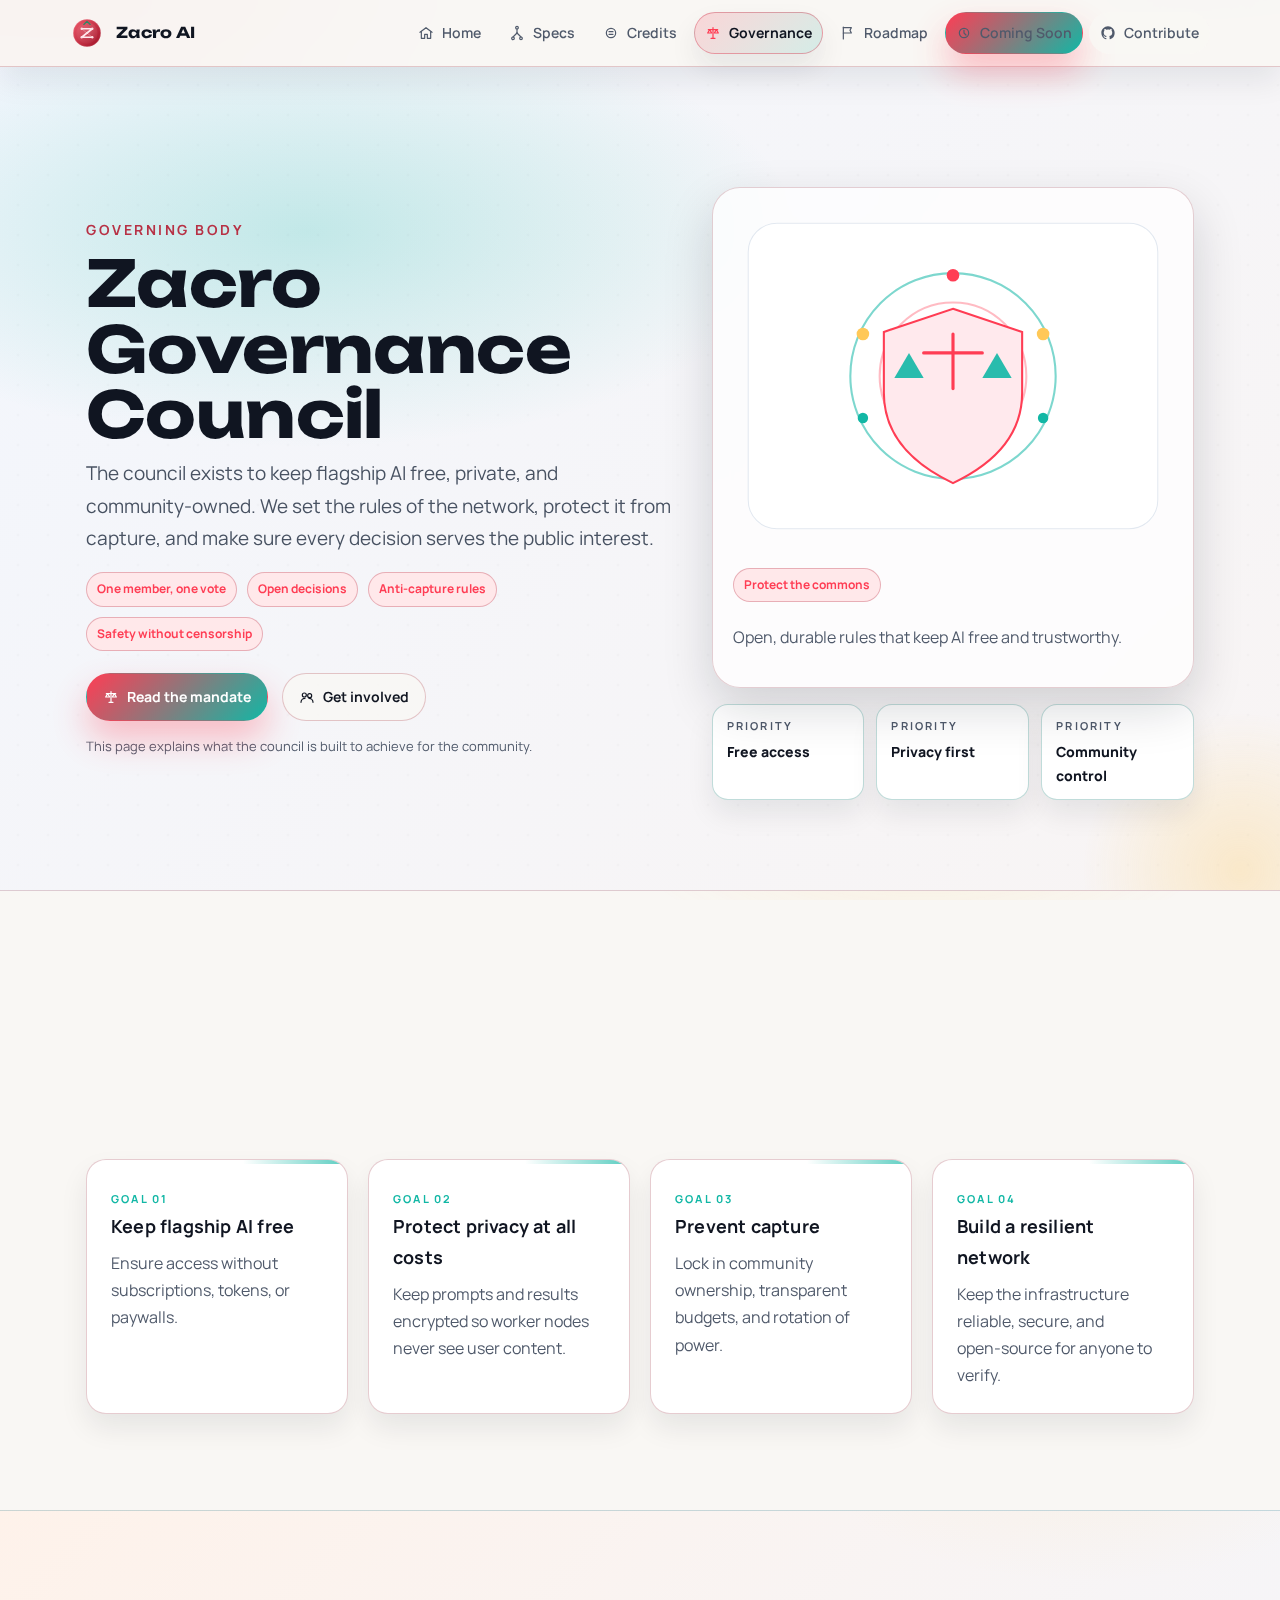
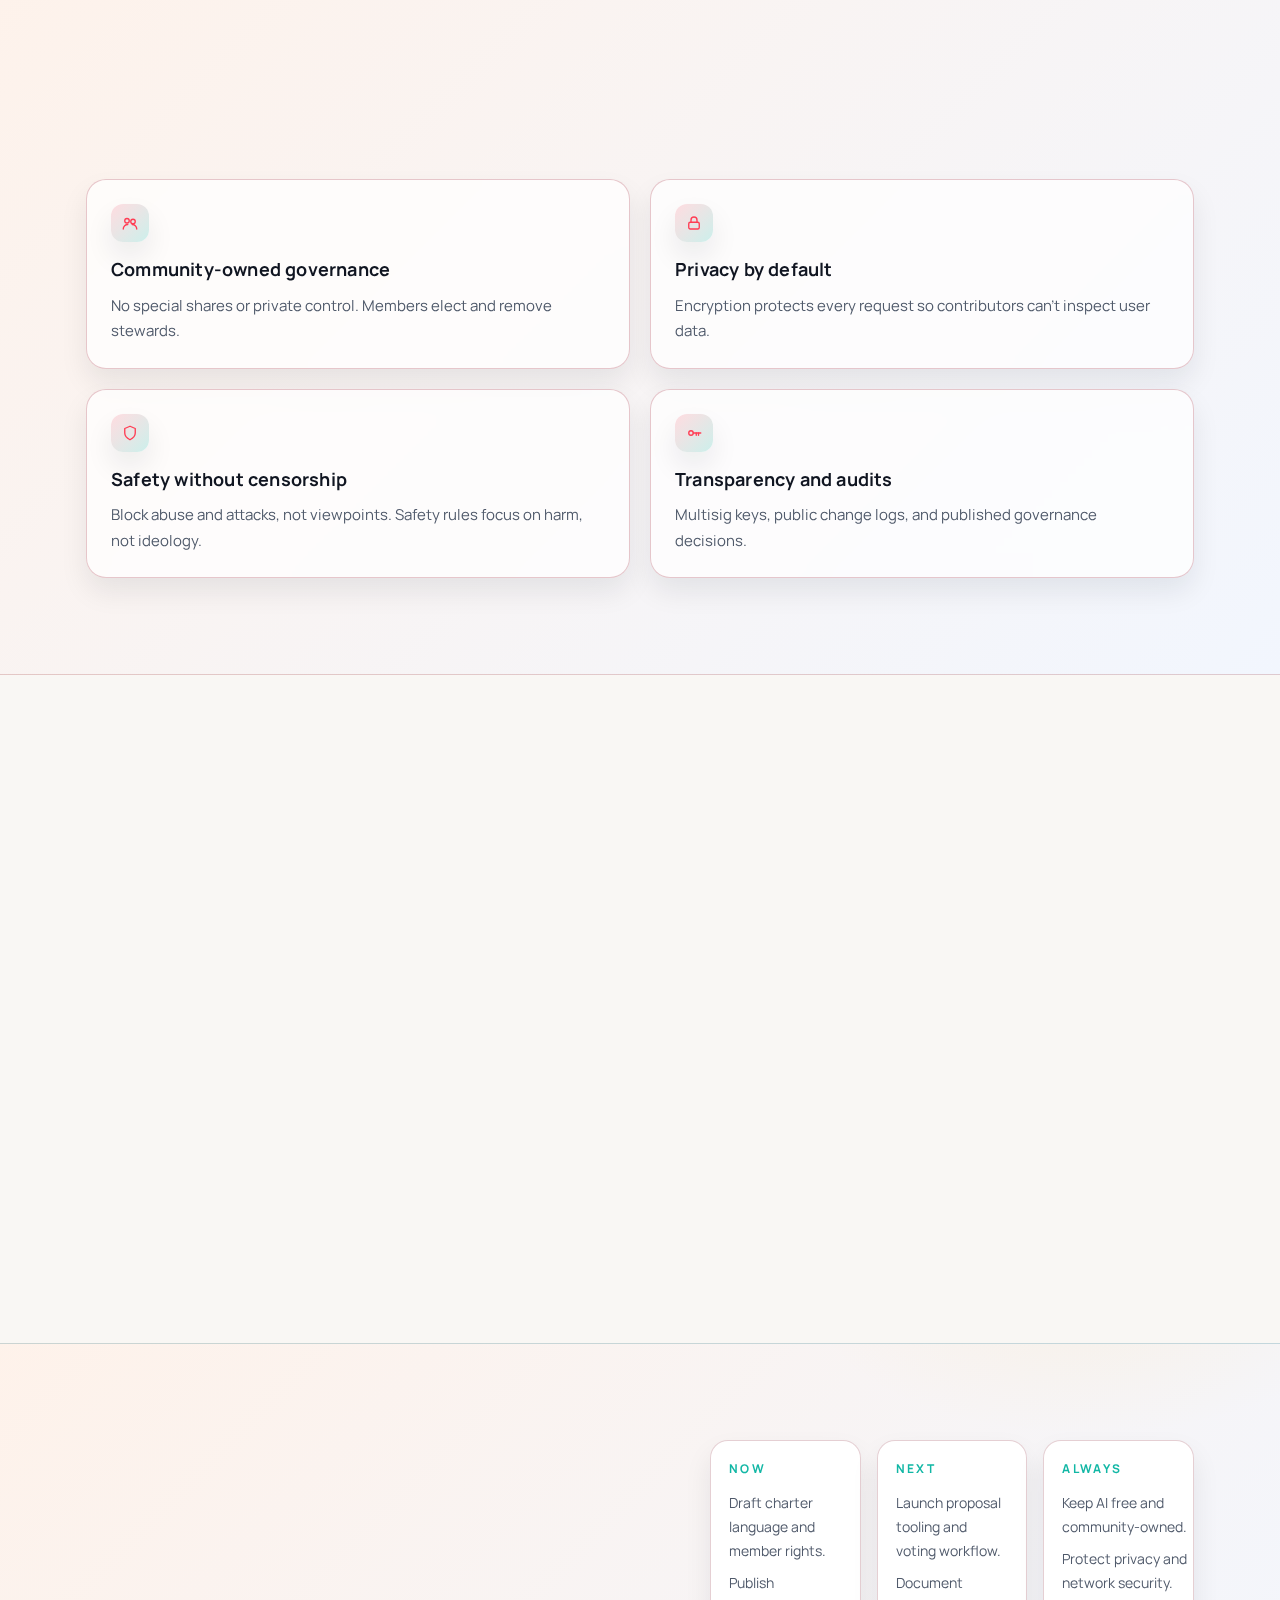
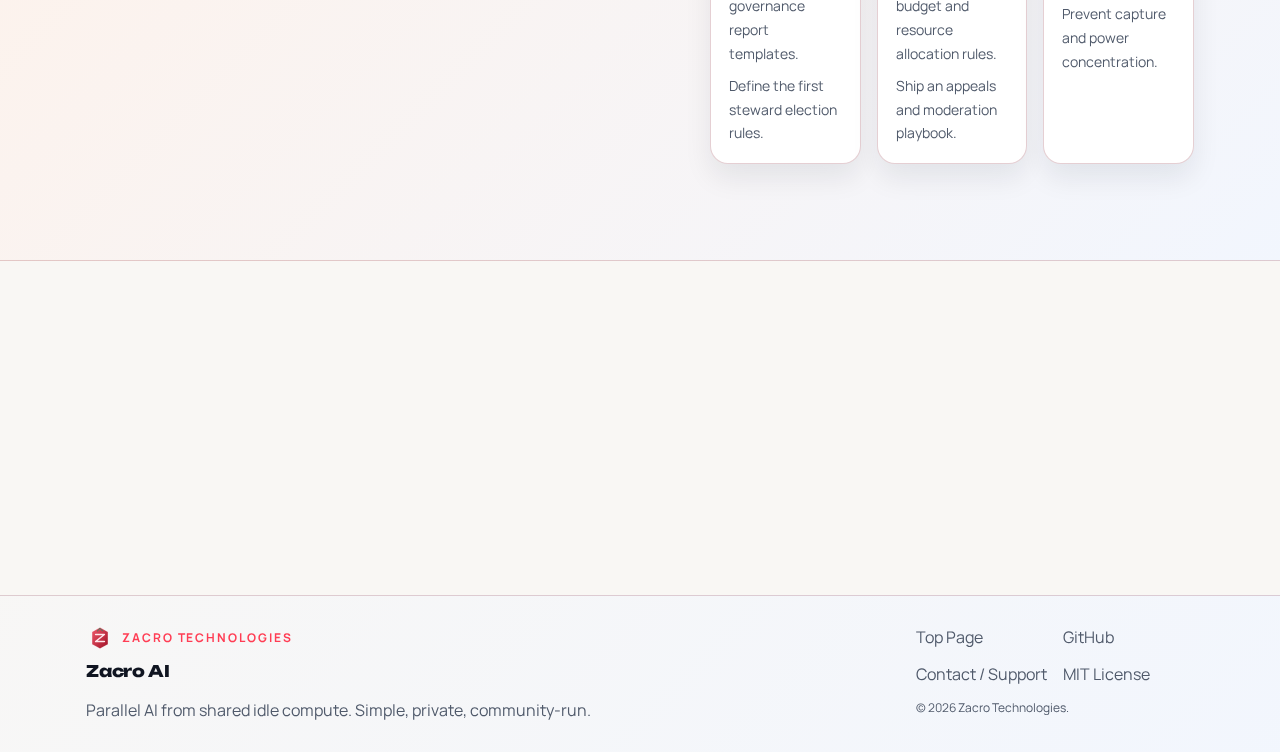
<file: ai/governance.html>
<!doctype html>
<html lang="en">

<head>
  <meta charset="utf-8" />
  <meta name="viewport" content="width=device-width, initial-scale=1" />
  <title>Governance Council — Zacro AI</title>
  <meta name="description"
    content="The Zacro Governance Council keeps flagship AI free, private, and community-owned through transparent, member-led oversight." />
  <link rel="stylesheet" href="assets/styles.css" />
  <link rel="icon" type="image/svg+xml" href="assets/network-logo.svg" />
  <link rel="shortcut icon" href="assets/network-logo.svg" />
</head>

<body>
  <a class="skip-link" href="#main">Skip to content</a>
  <svg class="icon-sprite" aria-hidden="true" focusable="false" xmlns="http://www.w3.org/2000/svg">
    <symbol id="icon-home" viewBox="0 0 24 24">
      <g fill="none" stroke="currentColor" stroke-width="1.8" stroke-linecap="round" stroke-linejoin="round">
        <path d="M3 11l9-7 9 7" />
        <path d="M5 10v10h5v-6h4v6h5V10" />
      </g>
    </symbol>
    <symbol id="icon-split" viewBox="0 0 24 24">
      <g fill="none" stroke="currentColor" stroke-width="1.8" stroke-linecap="round" stroke-linejoin="round">
        <circle cx="12" cy="4" r="2" />
        <circle cx="6" cy="20" r="2" />
        <circle cx="18" cy="20" r="2" />
        <path d="M12 6v6" />
        <path d="M12 12l-6 6" />
        <path d="M12 12l6 6" />
      </g>
    </symbol>
    <symbol id="icon-coin" viewBox="0 0 24 24">
      <g fill="none" stroke="currentColor" stroke-width="1.8" stroke-linecap="round" stroke-linejoin="round">
        <circle cx="12" cy="12" r="7" />
        <path d="M9 10h6" />
        <path d="M9 14h6" />
      </g>
    </symbol>
    <symbol id="icon-scale" viewBox="0 0 24 24">
      <g fill="none" stroke="currentColor" stroke-width="1.8" stroke-linecap="round" stroke-linejoin="round">
        <path d="M12 4v16" />
        <path d="M5 7h14" />
        <path d="M7 7l-3 5h6l-3-5z" />
        <path d="M17 7l-3 5h6l-3-5z" />
        <path d="M9 20h6" />
      </g>
    </symbol>
    <symbol id="icon-flag" viewBox="0 0 24 24">
      <g fill="none" stroke="currentColor" stroke-width="1.8" stroke-linecap="round" stroke-linejoin="round">
        <path d="M5 3v18" />
        <path d="M5 4h12l-2 4 2 4H5" />
      </g>
    </symbol>
    <symbol id="icon-github" viewBox="0 0 24 24">
      <path fill="currentColor"
        d="M12 2C6.477 2 2 6.484 2 12.019c0 4.42 2.865 8.166 6.839 9.489.5.092.682-.217.682-.483 0-.237-.009-.868-.014-1.703-2.782.605-3.369-1.343-3.369-1.343-.454-1.158-1.11-1.466-1.11-1.466-.908-.62.069-.608.069-.608 1.004.071 1.532 1.035 1.532 1.035.893 1.531 2.341 1.089 2.91.833.091-.647.35-1.089.636-1.339-2.22-.254-4.555-1.113-4.555-4.951 0-1.093.39-1.988 1.029-2.688-.103-.254-.446-1.279.098-2.664 0 0 .84-.27 2.75 1.026a9.59 9.59 0 0 1 2.5-.336c.85.004 1.705.114 2.5.336 1.909-1.296 2.748-1.026 2.748-1.026.546 1.385.203 2.41.1 2.664.64.7 1.028 1.595 1.028 2.688 0 3.848-2.339 4.694-4.566 4.943.359.309.678.92.678 1.855 0 1.337-.012 2.415-.012 2.743 0 .268.18.58.688.481A10.02 10.02 0 0 0 22 12.019C22 6.484 17.523 2 12 2Z" />
    </symbol>
    <symbol id="icon-clock" viewBox="0 0 24 24">
      <g fill="none" stroke="currentColor" stroke-width="1.8" stroke-linecap="round" stroke-linejoin="round">
        <circle cx="12" cy="12" r="7" />
        <path d="M12 8v4l3 3" />
      </g>
    </symbol>
    <symbol id="icon-spark" viewBox="0 0 24 24">
      <g fill="none" stroke="currentColor" stroke-width="1.8" stroke-linecap="round" stroke-linejoin="round">
        <path d="M12 3l1.8 4.2L18 9l-4.2 1.8L12 15l-1.8-4.2L6 9l4.2-1.8L12 3z" />
      </g>
    </symbol>
    <symbol id="icon-compass" viewBox="0 0 24 24">
      <g fill="none" stroke="currentColor" stroke-width="1.8" stroke-linecap="round" stroke-linejoin="round">
        <circle cx="12" cy="12" r="7" />
        <path d="M14.5 9.5l-2.5 5-5 2.5 2.5-5 5-2.5z" />
      </g>
    </symbol>
    <symbol id="icon-lock" viewBox="0 0 24 24">
      <g fill="none" stroke="currentColor" stroke-width="1.8" stroke-linecap="round" stroke-linejoin="round">
        <rect x="5" y="11" width="14" height="9" rx="2" />
        <path d="M8 11V8a4 4 0 0 1 8 0v3" />
      </g>
    </symbol>
    <symbol id="icon-wallet" viewBox="0 0 24 24">
      <g fill="none" stroke="currentColor" stroke-width="1.8" stroke-linecap="round" stroke-linejoin="round">
        <rect x="3" y="7" width="18" height="10" rx="2" />
        <path d="M3 10h18" />
        <circle cx="16" cy="12" r="1.2" />
      </g>
    </symbol>
    <symbol id="icon-sliders" viewBox="0 0 24 24">
      <g fill="none" stroke="currentColor" stroke-width="1.8" stroke-linecap="round" stroke-linejoin="round">
        <line x1="4" y1="6" x2="20" y2="6" />
        <circle cx="9" cy="6" r="2" />
        <line x1="4" y1="12" x2="20" y2="12" />
        <circle cx="15" cy="12" r="2" />
        <line x1="4" y1="18" x2="20" y2="18" />
        <circle cx="7" cy="18" r="2" />
      </g>
    </symbol>
    <symbol id="icon-moon" viewBox="0 0 24 24">
      <g fill="none" stroke="currentColor" stroke-width="1.8" stroke-linecap="round" stroke-linejoin="round">
        <path d="M20 14a7 7 0 1 1-10-10 6 6 0 0 0 10 10z" />
      </g>
    </symbol>
    <symbol id="icon-check" viewBox="0 0 24 24">
      <g fill="none" stroke="currentColor" stroke-width="1.8" stroke-linecap="round" stroke-linejoin="round">
        <path d="M5 12l4 4 10-10" />
      </g>
    </symbol>
    <symbol id="icon-merge" viewBox="0 0 24 24">
      <g fill="none" stroke="currentColor" stroke-width="1.8" stroke-linecap="round" stroke-linejoin="round">
        <path d="M7 5l5 5 5-5" />
        <path d="M12 10v10" />
      </g>
    </symbol>
    <symbol id="icon-bolt" viewBox="0 0 24 24">
      <g fill="none" stroke="currentColor" stroke-width="1.8" stroke-linecap="round" stroke-linejoin="round">
        <path d="M13 2L3 14h7l-1 8 12-14h-7l1-6z" />
      </g>
    </symbol>
    <symbol id="icon-users" viewBox="0 0 24 24">
      <g fill="none" stroke="currentColor" stroke-width="1.8" stroke-linecap="round" stroke-linejoin="round">
        <circle cx="8" cy="9" r="3" />
        <circle cx="16" cy="10" r="3" />
        <path d="M3 20c0-3.5 3-6 6-6" />
        <path d="M21 20c0-3.5-3-6-6-6" />
      </g>
    </symbol>
    <symbol id="icon-layers" viewBox="0 0 24 24">
      <g fill="none" stroke="currentColor" stroke-width="1.8" stroke-linecap="round" stroke-linejoin="round">
        <path d="M12 4l8 4-8 4-8-4 8-4z" />
        <path d="M4 12l8 4 8-4" />
        <path d="M4 16l8 4 8-4" />
      </g>
    </symbol>
    <symbol id="icon-shield" viewBox="0 0 24 24">
      <g fill="none" stroke="currentColor" stroke-width="1.8" stroke-linecap="round" stroke-linejoin="round">
        <path d="M12 3l7 3v6c0 4-3 7-7 9-4-2-7-5-7-9V6l7-3z" />
      </g>
    </symbol>
    <symbol id="icon-key" viewBox="0 0 24 24">
      <g fill="none" stroke="currentColor" stroke-width="1.8" stroke-linecap="round" stroke-linejoin="round">
        <circle cx="8" cy="12" r="3" />
        <path d="M11 12h10" />
        <path d="M18 12v3" />
        <path d="M15 12v3" />
      </g>
    </symbol>
    <symbol id="icon-chat" viewBox="0 0 24 24">
      <g fill="none" stroke="currentColor" stroke-width="1.8" stroke-linecap="round" stroke-linejoin="round">
        <path d="M4 5h16v10H7l-3 3V5z" />
      </g>
    </symbol>
    <symbol id="icon-minus" viewBox="0 0 24 24">
      <g fill="none" stroke="currentColor" stroke-width="1.8" stroke-linecap="round" stroke-linejoin="round">
        <line x1="5" y1="12" x2="19" y2="12" />
      </g>
    </symbol>
    <symbol id="icon-play" viewBox="0 0 24 24">
      <g fill="none" stroke="currentColor" stroke-width="1.8" stroke-linecap="round" stroke-linejoin="round">
        <path d="M8 6l10 6-10 6z" />
      </g>
    </symbol>
    <symbol id="icon-clipboard" viewBox="0 0 24 24">
      <g fill="none" stroke="currentColor" stroke-width="1.8" stroke-linecap="round" stroke-linejoin="round">
        <rect x="6" y="5" width="12" height="16" rx="2" />
        <path d="M9 5V3h6v2" />
      </g>
    </symbol>
    <symbol id="icon-device" viewBox="0 0 24 24">
      <g fill="none" stroke="currentColor" stroke-width="1.8" stroke-linecap="round" stroke-linejoin="round">
        <rect x="4" y="5" width="16" height="10" rx="2" />
        <path d="M8 19h8" />
        <path d="M12 15v4" />
      </g>
    </symbol>
    <symbol id="icon-flask" viewBox="0 0 24 24">
      <g fill="none" stroke="currentColor" stroke-width="1.8" stroke-linecap="round" stroke-linejoin="round">
        <path d="M9 3h6" />
        <path d="M10 3v5l-5 9a3 3 0 0 0 3 4h8a3 3 0 0 0 3-4l-5-9V3" />
        <path d="M8 13h8" />
      </g>
    </symbol>
  </svg>

  <header class="site-header">
    <div class="container header-inner">
      <a class="brand" href="index.html" aria-label="Zacro AI home">
        <img class="logo logo-network" src="assets/network-logo.svg" alt="" aria-hidden="true" />
        <span>
          <strong>Zacro AI</strong>
        </span>
      </a>

      <button class="nav-toggle" type="button" data-nav-toggle aria-expanded="false" aria-controls="site-nav">
        Menu
      </button>

      <nav class="nav" id="site-nav" data-nav-menu aria-label="Primary">
        <a href="index.html">
          <svg class="icon" viewBox="0 0 24 24" aria-hidden="true" focusable="false">
            <use href="#icon-home"></use>
          </svg>
          Home
        </a>
        <a href="how-it-works.html">
          <svg class="icon" viewBox="0 0 24 24" aria-hidden="true" focusable="false">
            <use href="#icon-split"></use>
          </svg>
          Specs
        </a>
        <a href="credits.html">
          <svg class="icon" viewBox="0 0 24 24" aria-hidden="true" focusable="false">
            <use href="#icon-coin"></use>
          </svg>
          Credits
        </a>
        <a href="governance.html" aria-current="page">
          <svg class="icon" viewBox="0 0 24 24" aria-hidden="true" focusable="false">
            <use href="#icon-scale"></use>
          </svg>
          Governance
        </a>
        <a href="roadmap.html">
          <svg class="icon" viewBox="0 0 24 24" aria-hidden="true" focusable="false">
            <use href="#icon-flag"></use>
          </svg>
          Roadmap
        </a>
        <a class="btn btn-small btn-primary" href="roadmap.html">
          <svg class="icon" viewBox="0 0 24 24" aria-hidden="true" focusable="false">
            <use href="#icon-clock"></use>
          </svg>
          Coming Soon
        </a>
        <a class="btn btn-small btn-ghost" href="https://github.com/Zacro-Technologies/zacro-ai" target="_blank"
          rel="noopener">
          <svg class="icon" viewBox="0 0 24 24" aria-hidden="true" focusable="false">
            <use href="#icon-github"></use>
          </svg>
          Contribute
        </a>
      </nav>
    </div>
  </header>

  <main id="main">
    <section class="hero governance-hero">
      <div class="container governance-hero-inner">
        <div class="governance-hero-copy">
          <p class="eyebrow">Governing body</p>
          <h1>Zacro Governance Council</h1>
          <p class="lead">The council exists to keep flagship AI free, private, and community‑owned. We set the rules of
            the network, protect it from capture, and make sure every decision serves the public interest.</p>
          <div class="pill-row">
            <span class="pill">One member, one vote</span>
            <span class="pill">Open decisions</span>
            <span class="pill">Anti‑capture rules</span>
            <span class="pill">Safety without censorship</span>
          </div>
          <div class="hero-actions">
            <a class="btn btn-primary" href="#mandate">
              <svg class="icon" viewBox="0 0 24 24" aria-hidden="true" focusable="false">
                <use href="#icon-scale"></use>
              </svg>
              Read the mandate
            </a>
            <a class="btn btn-ghost" href="#participate">
              <svg class="icon" viewBox="0 0 24 24" aria-hidden="true" focusable="false">
                <use href="#icon-users"></use>
              </svg>
              Get involved
            </a>
          </div>
          <p class="hero-note muted small">This page explains what the council is built to achieve for the community.</p>
        </div>

        <aside class="governance-hero-art">
          <div class="emblem-card">
            <img src="assets/governance-emblem.svg" alt="A governance emblem with a shield and balanced scales." />
            <div class="emblem-caption">
              <p class="pill">Protect the commons</p>
              <p class="muted" style="margin-top:10px;">Open, durable rules that keep AI free and trustworthy.</p>
            </div>
          </div>
          <div class="emblem-strip">
            <div class="emblem-item">
              <span class="emblem-label">Priority</span>
              <span class="emblem-value">Free access</span>
            </div>
            <div class="emblem-item">
              <span class="emblem-label">Priority</span>
              <span class="emblem-value">Privacy first</span>
            </div>
            <div class="emblem-item">
              <span class="emblem-label">Priority</span>
              <span class="emblem-value">Community control</span>
            </div>
          </div>
        </aside>
      </div>
    </section>

    <section class="section" id="mandate">
      <div class="container">
        <div class="section-head">
          <h2>What the council exists to achieve</h2>
          <p class="muted">Clear outcomes that guide every policy, vote, and release.</p>
        </div>
        <div class="goals-grid">
          <article class="goal-card">
            <span class="goal-tag">Goal 01</span>
            <h3>Keep flagship AI free</h3>
            <p>Ensure access without subscriptions, tokens, or paywalls.</p>
          </article>
          <article class="goal-card">
            <span class="goal-tag">Goal 02</span>
            <h3>Protect privacy at all costs</h3>
            <p>Keep prompts and results encrypted so worker nodes never see user content.</p>
          </article>
          <article class="goal-card">
            <span class="goal-tag">Goal 03</span>
            <h3>Prevent capture</h3>
            <p>Lock in community ownership, transparent budgets, and rotation of power.</p>
          </article>
          <article class="goal-card">
            <span class="goal-tag">Goal 04</span>
            <h3>Build a resilient network</h3>
            <p>Keep the infrastructure reliable, secure, and open‑source for anyone to verify.</p>
          </article>
        </div>
      </div>
    </section>

    <section class="section section-soft" id="charter">
      <div class="container">
        <div class="section-head">
          <h2>Charter commitments</h2>
          <p class="muted">Non‑negotiables that protect the commons.</p>
        </div>
        <div class="commitment-grid">
          <article class="commitment-card">
            <span class="card-icon" aria-hidden="true">
              <svg class="icon" viewBox="0 0 24 24" focusable="false">
                <use href="#icon-users"></use>
              </svg>
            </span>
            <h3>Community‑owned governance</h3>
            <p>No special shares or private control. Members elect and remove stewards.</p>
          </article>
          <article class="commitment-card">
            <span class="card-icon" aria-hidden="true">
              <svg class="icon" viewBox="0 0 24 24" focusable="false">
                <use href="#icon-lock"></use>
              </svg>
            </span>
            <h3>Privacy by default</h3>
            <p>Encryption protects every request so contributors can’t inspect user data.</p>
          </article>
          <article class="commitment-card">
            <span class="card-icon" aria-hidden="true">
              <svg class="icon" viewBox="0 0 24 24" focusable="false">
                <use href="#icon-shield"></use>
              </svg>
            </span>
            <h3>Safety without censorship</h3>
            <p>Block abuse and attacks, not viewpoints. Safety rules focus on harm, not ideology.</p>
          </article>
          <article class="commitment-card">
            <span class="card-icon" aria-hidden="true">
              <svg class="icon" viewBox="0 0 24 24" focusable="false">
                <use href="#icon-key"></use>
              </svg>
            </span>
            <h3>Transparency and audits</h3>
            <p>Multisig keys, public change logs, and published governance decisions.</p>
          </article>
        </div>
      </div>
    </section>

    <section class="section" id="process">
      <div class="container">
        <div class="section-head">
          <h2>How decisions get made</h2>
          <p class="muted">Open proposals, community review, and published outcomes.</p>
        </div>
        <div class="flow decision-flow" aria-label="Decision flow">
          <div class="flow-box">
            <span class="card-icon" aria-hidden="true">
              <svg class="icon" viewBox="0 0 24 24" focusable="false">
                <use href="#icon-clipboard"></use>
              </svg>
            </span>
            <strong>1) Proposal</strong>
            <span class="flow-text">Anyone can submit a clear policy or budget request.</span>
          </div>
          <div class="flow-box">
            <span class="card-icon" aria-hidden="true">
              <svg class="icon" viewBox="0 0 24 24" focusable="false">
                <use href="#icon-chat"></use>
              </svg>
            </span>
            <strong>2) Community review</strong>
            <span class="flow-text">Members give feedback, edits, and alternatives.</span>
          </div>
          <div class="flow-box">
            <span class="card-icon" aria-hidden="true">
              <svg class="icon" viewBox="0 0 24 24" focusable="false">
                <use href="#icon-compass"></use>
              </svg>
            </span>
            <strong>3) Steward analysis</strong>
            <span class="flow-text">Stewards evaluate impact, security, and feasibility.</span>
          </div>
          <div class="flow-box">
            <span class="card-icon" aria-hidden="true">
              <svg class="icon" viewBox="0 0 24 24" focusable="false">
                <use href="#icon-check"></use>
              </svg>
            </span>
            <strong>4) Member vote</strong>
            <span class="flow-text">One member, one vote on final wording.</span>
          </div>
          <div class="flow-box">
            <span class="card-icon" aria-hidden="true">
              <svg class="icon" viewBox="0 0 24 24" focusable="false">
                <use href="#icon-merge"></use>
              </svg>
            </span>
            <strong>5) Publish &amp; enforce</strong>
            <span class="flow-text">Decisions land in the charter and release notes.</span>
          </div>
        </div>
        <div class="callout">
          <strong>Transparency default:</strong> decisions are documented and shared publicly, with redactions only for
          safety or personal data.
        </div>
      </div>
    </section>

    <section class="section section-soft" id="focus">
      <div class="container split">
        <div class="split-copy">
          <div class="section-head">
            <h2>What we’re prioritizing</h2>
            <p class="muted">Concrete governance outcomes the council is focused on delivering.</p>
          </div>
          <ul class="bullets icon-list">
            <li>
              <svg class="icon" viewBox="0 0 24 24" aria-hidden="true" focusable="false">
                <use href="#icon-scale"></use>
              </svg>
              A clear charter that defines ownership, voting, and appeal paths.
            </li>
            <li>
              <svg class="icon" viewBox="0 0 24 24" aria-hidden="true" focusable="false">
                <use href="#icon-shield"></use>
              </svg>
              Safety rules that stop abuse while protecting legitimate speech.
            </li>
            <li>
              <svg class="icon" viewBox="0 0 24 24" aria-hidden="true" focusable="false">
                <use href="#icon-key"></use>
              </svg>
              Transparent key management and reproducible releases for trust.
            </li>
          </ul>
        </div>
        <div class="focus-board">
          <div class="focus-column">
            <h3>Now</h3>
            <ul class="focus-list">
              <li>Draft charter language and member rights.</li>
              <li>Publish governance report templates.</li>
              <li>Define the first steward election rules.</li>
            </ul>
          </div>
          <div class="focus-column">
            <h3>Next</h3>
            <ul class="focus-list">
              <li>Launch proposal tooling and voting workflow.</li>
              <li>Document budget and resource allocation rules.</li>
              <li>Ship an appeals and moderation playbook.</li>
            </ul>
          </div>
          <div class="focus-column">
            <h3>Always</h3>
            <ul class="focus-list">
              <li>Keep AI free and community‑owned.</li>
              <li>Protect privacy and network security.</li>
              <li>Prevent capture and power concentration.</li>
            </ul>
          </div>
        </div>
      </div>
    </section>

    <section class="section" id="participate">
      <div class="container">
        <div class="cta-strip governance-cta">
          <div>
            <h3 style="margin:0 0 4px 0;">Want a say in how Zacro AI is run?</h3>
            <p class="muted" style="margin:0;">Join discussions, propose policies, or help build governance tooling.</p>
          </div>
          <div class="cta-strip-actions">
            <a class="btn btn-primary" href="https://github.com/Zacro-Technologies/zacro-ai/issues" target="_blank"
              rel="noopener">
              <svg class="icon" viewBox="0 0 24 24" aria-hidden="true" focusable="false">
                <use href="#icon-clipboard"></use>
              </svg>
              Start a proposal
            </a>
            <a class="btn btn-ghost" href="https://github.com/Zacro-Technologies/zacro-ai" target="_blank"
              rel="noopener">
              <svg class="icon" viewBox="0 0 24 24" aria-hidden="true" focusable="false">
                <use href="#icon-github"></use>
              </svg>
              Contribute on GitHub
            </a>
          </div>
        </div>
      </div>
    </section>
  </main>

  <footer class="site-footer">
    <div class="container footer-inner">
      <div class="footer-brand">
        <a class="org-row org-link" href="https://zacro.tech" target="_blank" rel="noopener" aria-label="Zacro Technologies top page">
          <img class="logo-org" src="assets/org-logo.svg" alt="" aria-hidden="true" />
          <span class="org-name">Zacro Technologies</span>
        </a>
        <p class="footer-title">Zacro AI</p>
        <p class="muted" style="margin:6px 0 0 0;">Parallel AI from shared idle compute. Simple, private, community‑run.</p>
      </div>
      <div class="footer-links" aria-label="Footer">
        <a href="https://zacro.tech" target="_blank" rel="noopener">Top Page</a>
        <a href="https://github.com/Zacro-Technologies/zacro-ai" target="_blank" rel="noopener">GitHub</a>
        <a href="https://github.com/Zacro-Technologies/zacro-ai/issues" target="_blank" rel="noopener">Contact / Support</a>
        <a href="https://github.com/Zacro-Technologies/zacro-ai/blob/main/LICENSE" target="_blank" rel="noopener">MIT License</a>
        <span class="footer-meta">© 2026 Zacro Technologies.</span>
      </div>
    </div>
  </footer>

  <script src="assets/site.js" defer></script>
</body>

</html>
</file>
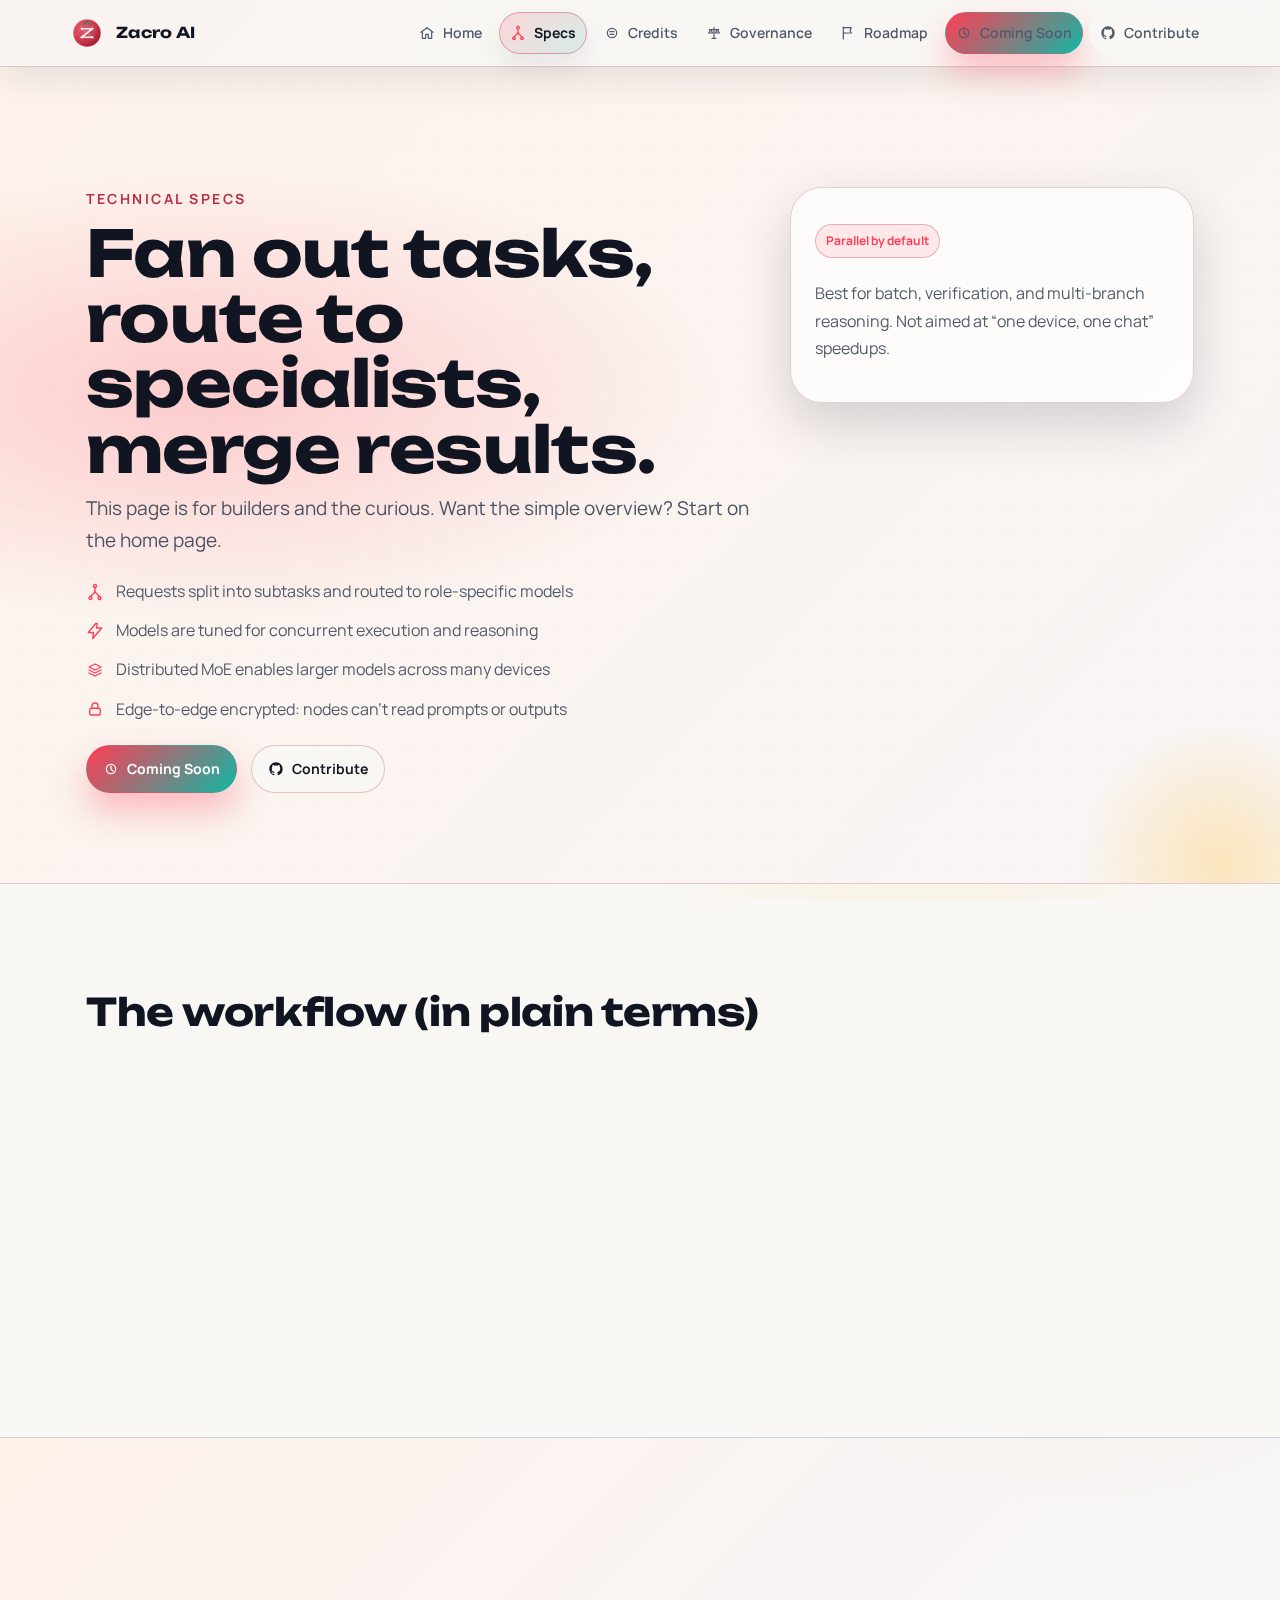
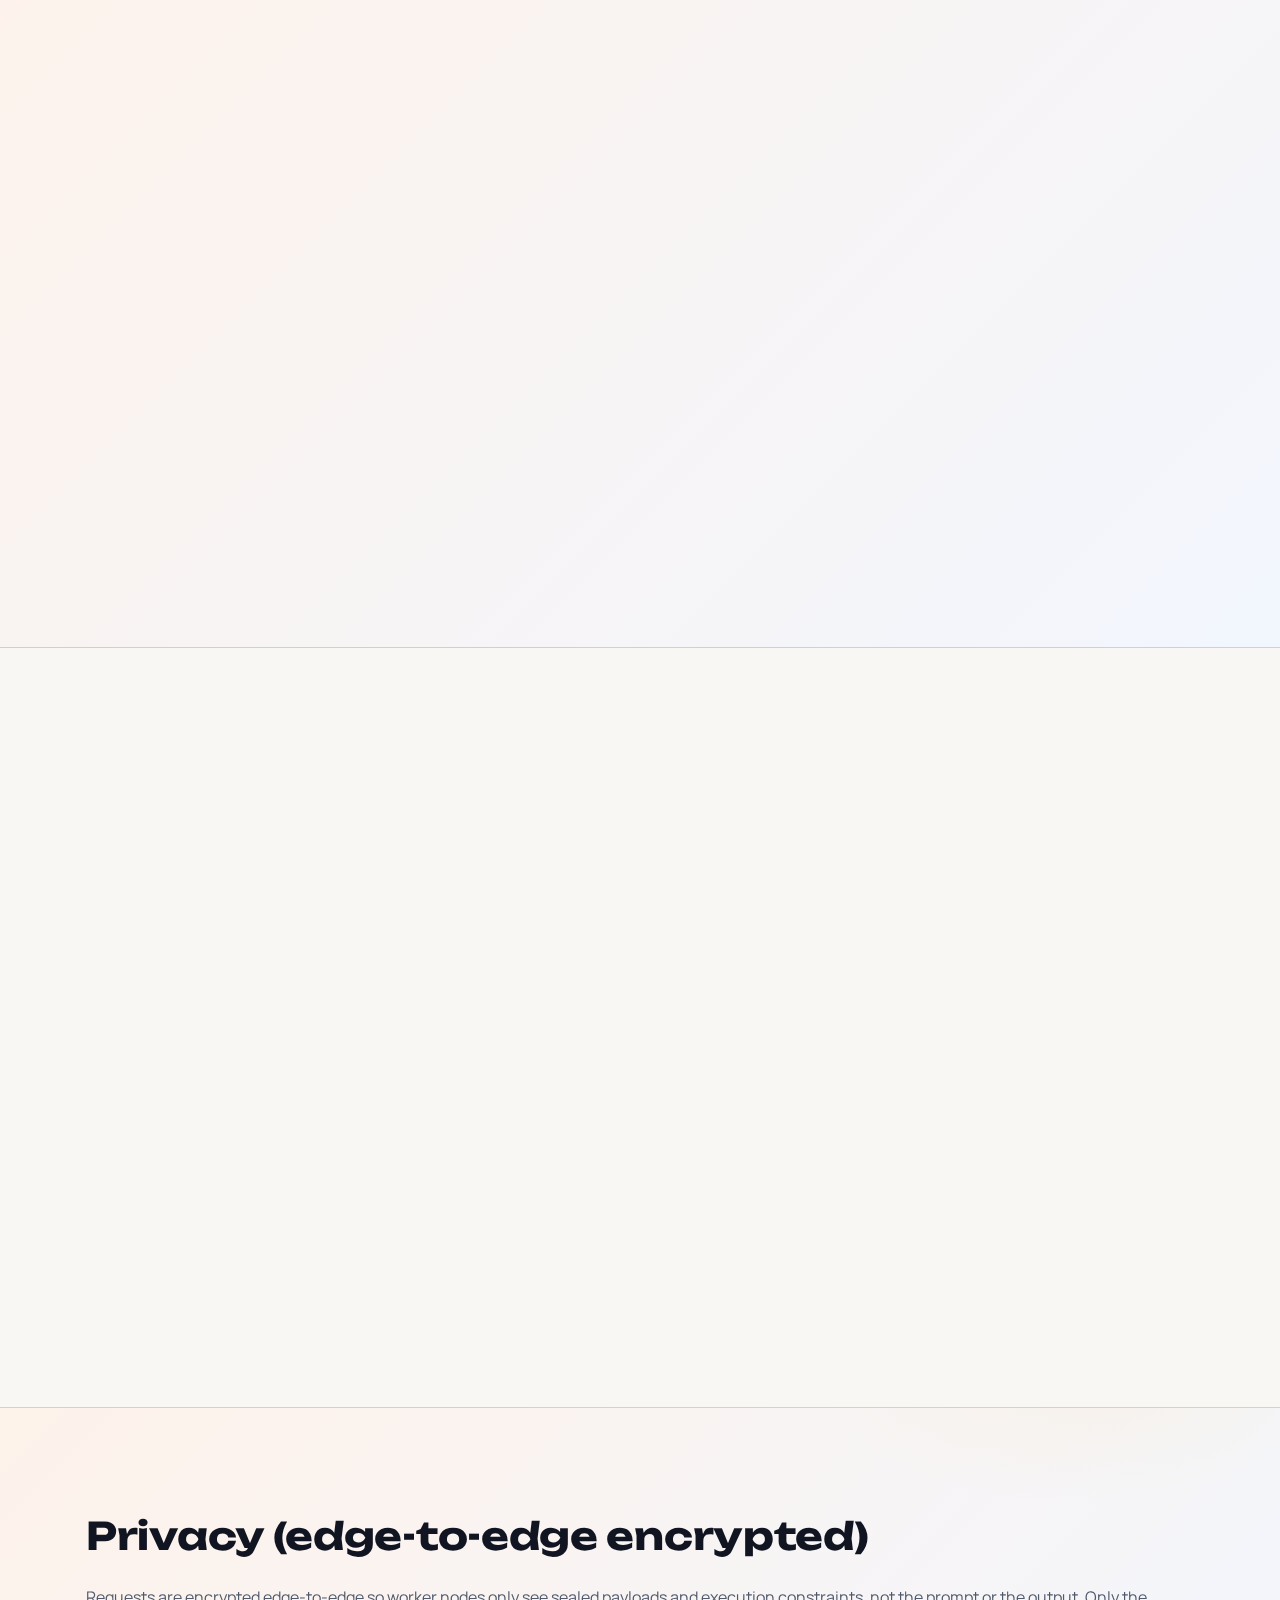
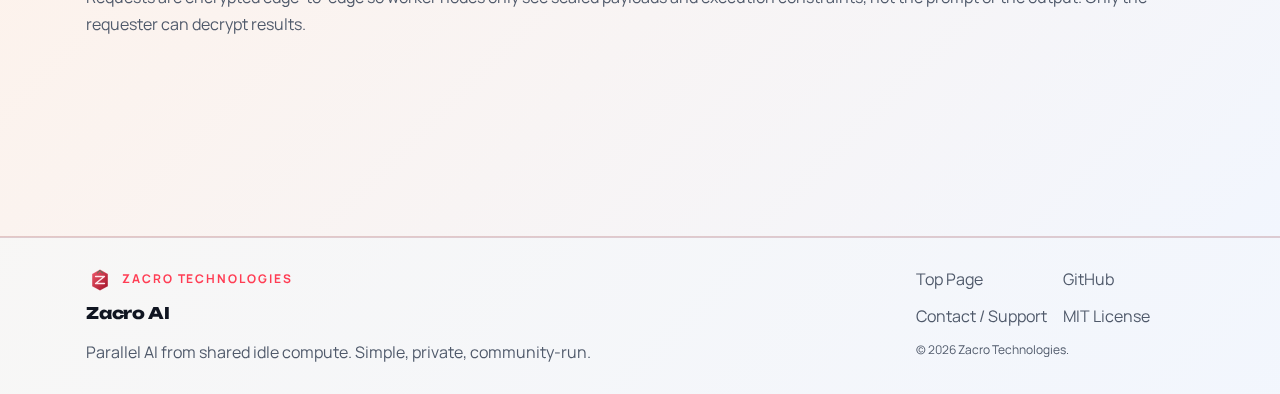
<file: ai/how-it-works.html>
<!doctype html>
<html lang="en">

<head>
  <meta charset="utf-8" />
  <meta name="viewport" content="width=device-width, initial-scale=1" />
  <title>Specs — Zacro AI</title>
  <meta name="description"
    content="Technical specs for the Zacro AI network: routing, privacy, parallel execution, and credit accounting." />
  <link rel="stylesheet" href="assets/styles.css" />
  <link rel="icon" type="image/svg+xml" href="assets/network-logo.svg" />
  <link rel="shortcut icon" href="assets/network-logo.svg" />
</head>

<body>
  <a class="skip-link" href="#main">Skip to content</a>
  <svg class="icon-sprite" aria-hidden="true" focusable="false" xmlns="http://www.w3.org/2000/svg">
    <symbol id="icon-home" viewBox="0 0 24 24">
      <g fill="none" stroke="currentColor" stroke-width="1.8" stroke-linecap="round" stroke-linejoin="round">
        <path d="M3 11l9-7 9 7" />
        <path d="M5 10v10h5v-6h4v6h5V10" />
      </g>
    </symbol>
    <symbol id="icon-split" viewBox="0 0 24 24">
      <g fill="none" stroke="currentColor" stroke-width="1.8" stroke-linecap="round" stroke-linejoin="round">
        <circle cx="12" cy="4" r="2" />
        <circle cx="6" cy="20" r="2" />
        <circle cx="18" cy="20" r="2" />
        <path d="M12 6v6" />
        <path d="M12 12l-6 6" />
        <path d="M12 12l6 6" />
      </g>
    </symbol>
    <symbol id="icon-coin" viewBox="0 0 24 24">
      <g fill="none" stroke="currentColor" stroke-width="1.8" stroke-linecap="round" stroke-linejoin="round">
        <circle cx="12" cy="12" r="7" />
        <path d="M9 10h6" />
        <path d="M9 14h6" />
      </g>
    </symbol>
    <symbol id="icon-scale" viewBox="0 0 24 24">
      <g fill="none" stroke="currentColor" stroke-width="1.8" stroke-linecap="round" stroke-linejoin="round">
        <path d="M12 4v16" />
        <path d="M5 7h14" />
        <path d="M7 7l-3 5h6l-3-5z" />
        <path d="M17 7l-3 5h6l-3-5z" />
        <path d="M9 20h6" />
      </g>
    </symbol>
    <symbol id="icon-flag" viewBox="0 0 24 24">
      <g fill="none" stroke="currentColor" stroke-width="1.8" stroke-linecap="round" stroke-linejoin="round">
        <path d="M5 3v18" />
        <path d="M5 4h12l-2 4 2 4H5" />
      </g>
    </symbol>
    <symbol id="icon-github" viewBox="0 0 24 24">
      <path fill="currentColor"
        d="M12 2C6.477 2 2 6.484 2 12.019c0 4.42 2.865 8.166 6.839 9.489.5.092.682-.217.682-.483 0-.237-.009-.868-.014-1.703-2.782.605-3.369-1.343-3.369-1.343-.454-1.158-1.11-1.466-1.11-1.466-.908-.62.069-.608.069-.608 1.004.071 1.532 1.035 1.532 1.035.893 1.531 2.341 1.089 2.91.833.091-.647.35-1.089.636-1.339-2.22-.254-4.555-1.113-4.555-4.951 0-1.093.39-1.988 1.029-2.688-.103-.254-.446-1.279.098-2.664 0 0 .84-.27 2.75 1.026a9.59 9.59 0 0 1 2.5-.336c.85.004 1.705.114 2.5.336 1.909-1.296 2.748-1.026 2.748-1.026.546 1.385.203 2.41.1 2.664.64.7 1.028 1.595 1.028 2.688 0 3.848-2.339 4.694-4.566 4.943.359.309.678.92.678 1.855 0 1.337-.012 2.415-.012 2.743 0 .268.18.58.688.481A10.02 10.02 0 0 0 22 12.019C22 6.484 17.523 2 12 2Z" />
    </symbol>
    <symbol id="icon-clock" viewBox="0 0 24 24">
      <g fill="none" stroke="currentColor" stroke-width="1.8" stroke-linecap="round" stroke-linejoin="round">
        <circle cx="12" cy="12" r="7" />
        <path d="M12 8v4l3 3" />
      </g>
    </symbol>
    <symbol id="icon-spark" viewBox="0 0 24 24">
      <g fill="none" stroke="currentColor" stroke-width="1.8" stroke-linecap="round" stroke-linejoin="round">
        <path d="M12 3l1.8 4.2L18 9l-4.2 1.8L12 15l-1.8-4.2L6 9l4.2-1.8L12 3z" />
      </g>
    </symbol>
    <symbol id="icon-compass" viewBox="0 0 24 24">
      <g fill="none" stroke="currentColor" stroke-width="1.8" stroke-linecap="round" stroke-linejoin="round">
        <circle cx="12" cy="12" r="7" />
        <path d="M14.5 9.5l-2.5 5-5 2.5 2.5-5 5-2.5z" />
      </g>
    </symbol>
    <symbol id="icon-lock" viewBox="0 0 24 24">
      <g fill="none" stroke="currentColor" stroke-width="1.8" stroke-linecap="round" stroke-linejoin="round">
        <rect x="5" y="11" width="14" height="9" rx="2" />
        <path d="M8 11V8a4 4 0 0 1 8 0v3" />
      </g>
    </symbol>
    <symbol id="icon-wallet" viewBox="0 0 24 24">
      <g fill="none" stroke="currentColor" stroke-width="1.8" stroke-linecap="round" stroke-linejoin="round">
        <rect x="3" y="7" width="18" height="10" rx="2" />
        <path d="M3 10h18" />
        <circle cx="16" cy="12" r="1.2" />
      </g>
    </symbol>
    <symbol id="icon-sliders" viewBox="0 0 24 24">
      <g fill="none" stroke="currentColor" stroke-width="1.8" stroke-linecap="round" stroke-linejoin="round">
        <line x1="4" y1="6" x2="20" y2="6" />
        <circle cx="9" cy="6" r="2" />
        <line x1="4" y1="12" x2="20" y2="12" />
        <circle cx="15" cy="12" r="2" />
        <line x1="4" y1="18" x2="20" y2="18" />
        <circle cx="7" cy="18" r="2" />
      </g>
    </symbol>
    <symbol id="icon-moon" viewBox="0 0 24 24">
      <g fill="none" stroke="currentColor" stroke-width="1.8" stroke-linecap="round" stroke-linejoin="round">
        <path d="M20 14a7 7 0 1 1-10-10 6 6 0 0 0 10 10z" />
      </g>
    </symbol>
    <symbol id="icon-check" viewBox="0 0 24 24">
      <g fill="none" stroke="currentColor" stroke-width="1.8" stroke-linecap="round" stroke-linejoin="round">
        <path d="M5 12l4 4 10-10" />
      </g>
    </symbol>
    <symbol id="icon-merge" viewBox="0 0 24 24">
      <g fill="none" stroke="currentColor" stroke-width="1.8" stroke-linecap="round" stroke-linejoin="round">
        <path d="M7 5l5 5 5-5" />
        <path d="M12 10v10" />
      </g>
    </symbol>
    <symbol id="icon-bolt" viewBox="0 0 24 24">
      <g fill="none" stroke="currentColor" stroke-width="1.8" stroke-linecap="round" stroke-linejoin="round">
        <path d="M13 2L3 14h7l-1 8 12-14h-7l1-6z" />
      </g>
    </symbol>
    <symbol id="icon-users" viewBox="0 0 24 24">
      <g fill="none" stroke="currentColor" stroke-width="1.8" stroke-linecap="round" stroke-linejoin="round">
        <circle cx="8" cy="9" r="3" />
        <circle cx="16" cy="10" r="3" />
        <path d="M3 20c0-3.5 3-6 6-6" />
        <path d="M21 20c0-3.5-3-6-6-6" />
      </g>
    </symbol>
    <symbol id="icon-layers" viewBox="0 0 24 24">
      <g fill="none" stroke="currentColor" stroke-width="1.8" stroke-linecap="round" stroke-linejoin="round">
        <path d="M12 4l8 4-8 4-8-4 8-4z" />
        <path d="M4 12l8 4 8-4" />
        <path d="M4 16l8 4 8-4" />
      </g>
    </symbol>
    <symbol id="icon-shield" viewBox="0 0 24 24">
      <g fill="none" stroke="currentColor" stroke-width="1.8" stroke-linecap="round" stroke-linejoin="round">
        <path d="M12 3l7 3v6c0 4-3 7-7 9-4-2-7-5-7-9V6l7-3z" />
      </g>
    </symbol>
    <symbol id="icon-key" viewBox="0 0 24 24">
      <g fill="none" stroke="currentColor" stroke-width="1.8" stroke-linecap="round" stroke-linejoin="round">
        <circle cx="8" cy="12" r="3" />
        <path d="M11 12h10" />
        <path d="M18 12v3" />
        <path d="M15 12v3" />
      </g>
    </symbol>
    <symbol id="icon-chat" viewBox="0 0 24 24">
      <g fill="none" stroke="currentColor" stroke-width="1.8" stroke-linecap="round" stroke-linejoin="round">
        <path d="M4 5h16v10H7l-3 3V5z" />
      </g>
    </symbol>
    <symbol id="icon-minus" viewBox="0 0 24 24">
      <g fill="none" stroke="currentColor" stroke-width="1.8" stroke-linecap="round" stroke-linejoin="round">
        <line x1="5" y1="12" x2="19" y2="12" />
      </g>
    </symbol>
    <symbol id="icon-play" viewBox="0 0 24 24">
      <g fill="none" stroke="currentColor" stroke-width="1.8" stroke-linecap="round" stroke-linejoin="round">
        <path d="M8 6l10 6-10 6z" />
      </g>
    </symbol>
    <symbol id="icon-clipboard" viewBox="0 0 24 24">
      <g fill="none" stroke="currentColor" stroke-width="1.8" stroke-linecap="round" stroke-linejoin="round">
        <rect x="6" y="5" width="12" height="16" rx="2" />
        <path d="M9 5V3h6v2" />
      </g>
    </symbol>
    <symbol id="icon-device" viewBox="0 0 24 24">
      <g fill="none" stroke="currentColor" stroke-width="1.8" stroke-linecap="round" stroke-linejoin="round">
        <rect x="4" y="5" width="16" height="10" rx="2" />
        <path d="M8 19h8" />
        <path d="M12 15v4" />
      </g>
    </symbol>
    <symbol id="icon-flask" viewBox="0 0 24 24">
      <g fill="none" stroke="currentColor" stroke-width="1.8" stroke-linecap="round" stroke-linejoin="round">
        <path d="M9 3h6" />
        <path d="M10 3v5l-5 9a3 3 0 0 0 3 4h8a3 3 0 0 0 3-4l-5-9V3" />
        <path d="M8 13h8" />
      </g>
    </symbol>
  </svg>

  <header class="site-header">
    <div class="container header-inner">
      <a class="brand" href="index.html" aria-label="Zacro AI home">
        <img class="logo logo-network" src="assets/network-logo.svg" alt="" aria-hidden="true" />
        <span>
          <strong>Zacro AI</strong>
        </span>
      </a>

      <button class="nav-toggle" type="button" data-nav-toggle aria-expanded="false" aria-controls="site-nav">
        Menu
      </button>

      <nav class="nav" id="site-nav" data-nav-menu aria-label="Primary">
        <a href="index.html">
          <svg class="icon" viewBox="0 0 24 24" aria-hidden="true" focusable="false">
            <use href="#icon-home"></use>
          </svg>
          Home
        </a>
        <a href="how-it-works.html" aria-current="page">
          <svg class="icon" viewBox="0 0 24 24" aria-hidden="true" focusable="false">
            <use href="#icon-split"></use>
          </svg>
          Specs
        </a>
        <a href="credits.html">
          <svg class="icon" viewBox="0 0 24 24" aria-hidden="true" focusable="false">
            <use href="#icon-coin"></use>
          </svg>
          Credits
        </a>
        <a href="governance.html">
          <svg class="icon" viewBox="0 0 24 24" aria-hidden="true" focusable="false">
            <use href="#icon-scale"></use>
          </svg>
          Governance
        </a>
        <a href="roadmap.html">
          <svg class="icon" viewBox="0 0 24 24" aria-hidden="true" focusable="false">
            <use href="#icon-flag"></use>
          </svg>
          Roadmap
        </a>
        <a class="btn btn-small btn-primary" href="roadmap.html">
          <svg class="icon" viewBox="0 0 24 24" aria-hidden="true" focusable="false">
            <use href="#icon-clock"></use>
          </svg>
          Coming Soon
        </a>
        <a class="btn btn-small btn-ghost" href="https://github.com/Zacro-Technologies/zacro-ai" target="_blank"
          rel="noopener">
          <svg class="icon" viewBox="0 0 24 24" aria-hidden="true" focusable="false">
            <use href="#icon-github"></use>
          </svg>
          Contribute
        </a>
      </nav>
    </div>
  </header>

  <main id="main">
    <section class="hero">
      <div class="container hero-inner">
        <div>
          <p class="eyebrow">Technical specs</p>
          <h1>Fan out tasks, route to specialists, merge results.</h1>
          <p class="lead">This page is for builders and the curious. Want the simple overview? Start on the home page.</p>
          <ul class="bullets icon-list">
            <li>
              <svg class="icon" viewBox="0 0 24 24" aria-hidden="true" focusable="false">
                <use href="#icon-split"></use>
              </svg>
              Requests split into subtasks and routed to role‑specific models
            </li>
            <li>
              <svg class="icon" viewBox="0 0 24 24" aria-hidden="true" focusable="false">
                <use href="#icon-bolt"></use>
              </svg>
              Models are tuned for concurrent execution and reasoning
            </li>
            <li>
              <svg class="icon" viewBox="0 0 24 24" aria-hidden="true" focusable="false">
                <use href="#icon-layers"></use>
              </svg>
              Distributed MoE enables larger models across many devices
            </li>
            <li>
              <svg class="icon" viewBox="0 0 24 24" aria-hidden="true" focusable="false">
                <use href="#icon-lock"></use>
              </svg>
              Edge‑to‑edge encrypted: nodes can’t read prompts or outputs
            </li>
          </ul>
          <div class="hero-actions">
            <a class="btn btn-primary btn-nav-hover" href="roadmap.html">
              <svg class="icon" viewBox="0 0 24 24" aria-hidden="true" focusable="false">
                <use href="#icon-clock"></use>
              </svg>
              Coming Soon
            </a>
            <a class="btn btn-ghost" href="https://github.com/Zacro-Technologies/zacro-ai" target="_blank"
              rel="noopener">
              <svg class="icon" viewBox="0 0 24 24" aria-hidden="true" focusable="false">
                <use href="#icon-github"></use>
              </svg>
              Contribute
            </a>
          </div>
        </div>
        <aside class="hero-art">
          <div class="art-card">
            <p class="pill">Parallel by default</p>
            <p class="muted" style="margin-top:10px;">
              Best for batch, verification, and multi-branch reasoning.
              Not aimed at “one device, one chat” speedups.
            </p>
          </div>
        </aside>
      </div>
    </section>

    <section class="section">
      <div class="container">
        <h2>The workflow (in plain terms)</h2>
        <div class="flow" aria-label="Workflow">
          <div class="flow-box">
            <span class="card-icon" aria-hidden="true">
              <svg class="icon" viewBox="0 0 24 24" focusable="false">
                <use href="#icon-clipboard"></use>
              </svg>
            </span>
            <strong>1) Plan</strong>
            <span class="flow-text">Turn a request into a set of subtasks.</span>
          </div>
          <div class="flow-box">
            <span class="card-icon" aria-hidden="true">
              <svg class="icon" viewBox="0 0 24 24" focusable="false">
                <use href="#icon-split"></use>
              </svg>
            </span>
            <strong>2) Fan out</strong>
            <span class="flow-text">Send subtasks to many nodes.</span>
          </div>
          <div class="flow-box">
            <span class="card-icon" aria-hidden="true">
              <svg class="icon" viewBox="0 0 24 24" focusable="false">
                <use href="#icon-play"></use>
              </svg>
            </span>
            <strong>3) Execute</strong>
            <span class="flow-text">Idle devices run small models.</span>
          </div>
          <div class="flow-box">
            <span class="card-icon" aria-hidden="true">
              <svg class="icon" viewBox="0 0 24 24" focusable="false">
                <use href="#icon-check"></use>
              </svg>
            </span>
            <strong>4) Verify</strong>
            <span class="flow-text">Sampling / probes reduce cheating.</span>
          </div>
          <div class="flow-box">
            <span class="card-icon" aria-hidden="true">
              <svg class="icon" viewBox="0 0 24 24" focusable="false">
                <use href="#icon-merge"></use>
              </svg>
            </span>
            <strong>5) Merge</strong>
            <span class="flow-text">Combine results into one output.</span>
          </div>
        </div>

        <div class="callout">
          <strong>Key point:</strong> the “speed” comes from doing many subtasks simultaneously, not from making a
          single model generate tokens faster.
        </div>
      </div>
    </section>

    <section class="section section-soft">
      <div class="container">
        <div class="section-head">
          <h2>Why distributed MoE beats local</h2>
          <p class="muted">More intelligence per device, and shorter wall‑clock time per job.</p>
        </div>
        <div class="cards">
          <article class="card">
            <span class="card-icon" aria-hidden="true">
              <svg class="icon" viewBox="0 0 24 24" focusable="false">
                <use href="#icon-layers"></use>
              </svg>
            </span>
            <h3>Frontier‑scale intelligence</h3>
            <p>
              Local models are bounded by what your device can load. With distributed MoE, each node runs a specialist
              and the system activates only the experts needed for each step. This yields capability closer to
              frontier‑scale MoE models without requiring a single massive GPU.
            </p>
          </article>
          <article class="card">
            <span class="card-icon" aria-hidden="true">
              <svg class="icon" viewBox="0 0 24 24" focusable="false">
                <use href="#icon-bolt"></use>
              </svg>
            </span>
            <h3>Speed from concurrency</h3>
            <p>
              Instead of one model doing a long chain, Zacro fans out subtasks to many devices at once. You get
              summaries, checks, and drafts in parallel, then a merge step assembles the final answer.
            </p>
          </article>
          <article class="card">
            <span class="card-icon" aria-hidden="true">
              <svg class="icon" viewBox="0 0 24 24" focusable="false">
                <use href="#icon-merge"></use>
              </svg>
            </span>
            <h3>Merge + verify</h3>
            <p>
              Multiple independent outputs are compared, reconciled, and scored. This reduces single‑model blind spots
              and catches errors before results are returned.
            </p>
          </article>
        </div>
        <div class="callout">
          <strong>Bottom line:</strong> local models are fast to start but limited in intelligence. Distributed MoE
          expands capability while preserving speed through parallel execution.
        </div>
      </div>
    </section>

    <section class="section">
      <div class="container">
        <div class="section-head">
          <h2>Distributed MoE &amp; routing</h2>
          <p class="muted">Experts across devices, routed automatically for the best outcome.</p>
        </div>
        <div class="cards">
          <article class="card">
            <span class="card-icon" aria-hidden="true">
              <svg class="icon" viewBox="0 0 24 24" focusable="false">
                <use href="#icon-layers"></use>
              </svg>
            </span>
            <h3>Expert nodes</h3>
            <p>
              Each contributor runs a specialist (math, code, writing, planning). A single job can activate multiple
              experts, creating a virtual MoE that exceeds the memory limits of any single device.
            </p>
          </article>
          <article class="card">
            <span class="card-icon" aria-hidden="true">
              <svg class="icon" viewBox="0 0 24 24" focusable="false">
                <use href="#icon-bolt"></use>
              </svg>
            </span>
            <h3>Concurrency-tuned</h3>
            <p>Models are fine-tuned for parallel task execution and multi-branch reasoning, not just single-thread chat.</p>
          </article>
          <article class="card">
            <span class="card-icon" aria-hidden="true">
              <svg class="icon" viewBox="0 0 24 24" focusable="false">
                <use href="#icon-compass"></use>
              </svg>
            </span>
            <h3>Role specialists</h3>
            <p>Math reasoning, programming, analytical writing, task planning, summarization, translation, tool calling.</p>
          </article>
        </div>

        <div class="callout">
          <strong>Automatic routing:</strong> the scheduler selects the best path and can chain specialists. This
          creates a distributed MoE that rivals frontier-scale models without requiring one massive GPU.
        </div>
      </div>
    </section>

    <section class="section section-soft">
      <div class="container">
        <h2>Privacy (edge-to-edge encrypted)</h2>
        <p class="muted">
          Requests are encrypted edge-to-edge so worker nodes only see sealed payloads and execution constraints, not
          the prompt or the output. Only the requester can decrypt results.
        </p>
        <div class="callout">
          <strong>Node-blind by design:</strong> payloads stay sealed in transit and at rest, so nodes cannot inspect what
          comes in or goes out.
        </div>
      </div>
    </section>
  </main>

  <footer class="site-footer">
    <div class="container footer-inner">
      <div class="footer-brand">
        <a class="org-row org-link" href="https://zacro.tech" target="_blank" rel="noopener" aria-label="Zacro Technologies top page">
          <img class="logo-org" src="assets/org-logo.svg" alt="" aria-hidden="true" />
          <span class="org-name">Zacro Technologies</span>
        </a>
        <p class="footer-title">Zacro AI</p>
        <p class="muted" style="margin:6px 0 0 0;">Parallel AI from shared idle compute. Simple, private, community‑run.</p>
      </div>
      <div class="footer-links" aria-label="Footer">
        <a href="https://zacro.tech" target="_blank" rel="noopener">Top Page</a>
        <a href="https://github.com/Zacro-Technologies/zacro-ai" target="_blank" rel="noopener">GitHub</a>
        <a href="https://github.com/Zacro-Technologies/zacro-ai/issues" target="_blank" rel="noopener">Contact / Support</a>
        <a href="https://github.com/Zacro-Technologies/zacro-ai/blob/main/LICENSE" target="_blank" rel="noopener">MIT License</a>
        <span class="footer-meta">© 2026 Zacro Technologies.</span>
      </div>
    </div>
  </footer>

  <script src="assets/site.js" defer></script>
</body>

</html>
</file>
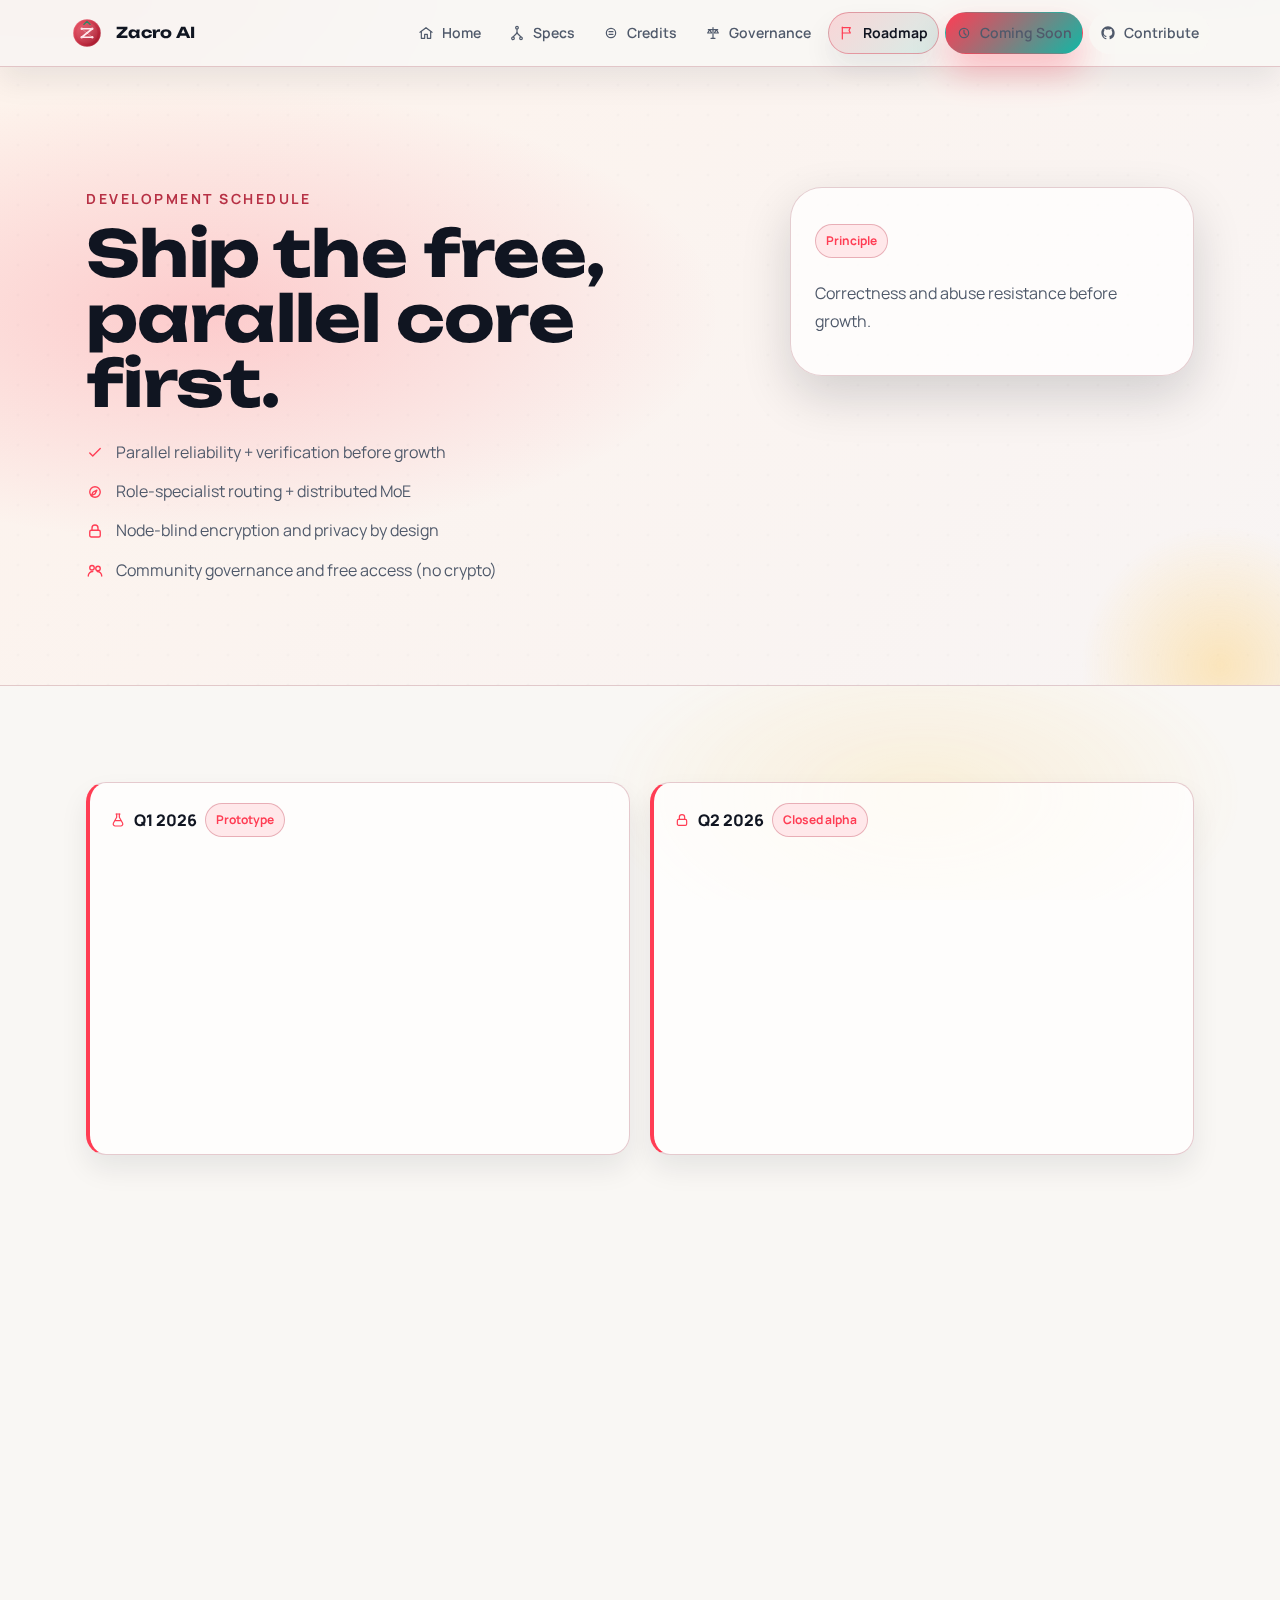
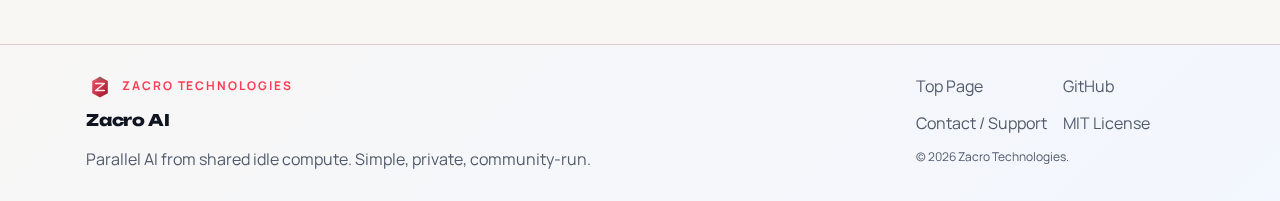
<file: ai/roadmap.html>
<!doctype html>
<html lang="en">

<head>
  <meta charset="utf-8" />
  <meta name="viewport" content="width=device-width, initial-scale=1" />
  <title>Roadmap — Zacro AI</title>
  <meta name="description"
    content="Zacro AI development schedule: prototype, alpha, beta, and v1 launch milestones focused on parallel workflows, verification, and governance." />
  <link rel="stylesheet" href="assets/styles.css" />
  <link rel="icon" type="image/svg+xml" href="assets/network-logo.svg" />
  <link rel="shortcut icon" href="assets/network-logo.svg" />
</head>

<body>
  <a class="skip-link" href="#main">Skip to content</a>
  <svg class="icon-sprite" aria-hidden="true" focusable="false" xmlns="http://www.w3.org/2000/svg">
    <symbol id="icon-home" viewBox="0 0 24 24">
      <g fill="none" stroke="currentColor" stroke-width="1.8" stroke-linecap="round" stroke-linejoin="round">
        <path d="M3 11l9-7 9 7" />
        <path d="M5 10v10h5v-6h4v6h5V10" />
      </g>
    </symbol>
    <symbol id="icon-split" viewBox="0 0 24 24">
      <g fill="none" stroke="currentColor" stroke-width="1.8" stroke-linecap="round" stroke-linejoin="round">
        <circle cx="12" cy="4" r="2" />
        <circle cx="6" cy="20" r="2" />
        <circle cx="18" cy="20" r="2" />
        <path d="M12 6v6" />
        <path d="M12 12l-6 6" />
        <path d="M12 12l6 6" />
      </g>
    </symbol>
    <symbol id="icon-coin" viewBox="0 0 24 24">
      <g fill="none" stroke="currentColor" stroke-width="1.8" stroke-linecap="round" stroke-linejoin="round">
        <circle cx="12" cy="12" r="7" />
        <path d="M9 10h6" />
        <path d="M9 14h6" />
      </g>
    </symbol>
    <symbol id="icon-scale" viewBox="0 0 24 24">
      <g fill="none" stroke="currentColor" stroke-width="1.8" stroke-linecap="round" stroke-linejoin="round">
        <path d="M12 4v16" />
        <path d="M5 7h14" />
        <path d="M7 7l-3 5h6l-3-5z" />
        <path d="M17 7l-3 5h6l-3-5z" />
        <path d="M9 20h6" />
      </g>
    </symbol>
    <symbol id="icon-flag" viewBox="0 0 24 24">
      <g fill="none" stroke="currentColor" stroke-width="1.8" stroke-linecap="round" stroke-linejoin="round">
        <path d="M5 3v18" />
        <path d="M5 4h12l-2 4 2 4H5" />
      </g>
    </symbol>
    <symbol id="icon-github" viewBox="0 0 24 24">
      <path fill="currentColor"
        d="M12 2C6.477 2 2 6.484 2 12.019c0 4.42 2.865 8.166 6.839 9.489.5.092.682-.217.682-.483 0-.237-.009-.868-.014-1.703-2.782.605-3.369-1.343-3.369-1.343-.454-1.158-1.11-1.466-1.11-1.466-.908-.62.069-.608.069-.608 1.004.071 1.532 1.035 1.532 1.035.893 1.531 2.341 1.089 2.91.833.091-.647.35-1.089.636-1.339-2.22-.254-4.555-1.113-4.555-4.951 0-1.093.39-1.988 1.029-2.688-.103-.254-.446-1.279.098-2.664 0 0 .84-.27 2.75 1.026a9.59 9.59 0 0 1 2.5-.336c.85.004 1.705.114 2.5.336 1.909-1.296 2.748-1.026 2.748-1.026.546 1.385.203 2.41.1 2.664.64.7 1.028 1.595 1.028 2.688 0 3.848-2.339 4.694-4.566 4.943.359.309.678.92.678 1.855 0 1.337-.012 2.415-.012 2.743 0 .268.18.58.688.481A10.02 10.02 0 0 0 22 12.019C22 6.484 17.523 2 12 2Z" />
    </symbol>
    <symbol id="icon-clock" viewBox="0 0 24 24">
      <g fill="none" stroke="currentColor" stroke-width="1.8" stroke-linecap="round" stroke-linejoin="round">
        <circle cx="12" cy="12" r="7" />
        <path d="M12 8v4l3 3" />
      </g>
    </symbol>
    <symbol id="icon-spark" viewBox="0 0 24 24">
      <g fill="none" stroke="currentColor" stroke-width="1.8" stroke-linecap="round" stroke-linejoin="round">
        <path d="M12 3l1.8 4.2L18 9l-4.2 1.8L12 15l-1.8-4.2L6 9l4.2-1.8L12 3z" />
      </g>
    </symbol>
    <symbol id="icon-compass" viewBox="0 0 24 24">
      <g fill="none" stroke="currentColor" stroke-width="1.8" stroke-linecap="round" stroke-linejoin="round">
        <circle cx="12" cy="12" r="7" />
        <path d="M14.5 9.5l-2.5 5-5 2.5 2.5-5 5-2.5z" />
      </g>
    </symbol>
    <symbol id="icon-lock" viewBox="0 0 24 24">
      <g fill="none" stroke="currentColor" stroke-width="1.8" stroke-linecap="round" stroke-linejoin="round">
        <rect x="5" y="11" width="14" height="9" rx="2" />
        <path d="M8 11V8a4 4 0 0 1 8 0v3" />
      </g>
    </symbol>
    <symbol id="icon-wallet" viewBox="0 0 24 24">
      <g fill="none" stroke="currentColor" stroke-width="1.8" stroke-linecap="round" stroke-linejoin="round">
        <rect x="3" y="7" width="18" height="10" rx="2" />
        <path d="M3 10h18" />
        <circle cx="16" cy="12" r="1.2" />
      </g>
    </symbol>
    <symbol id="icon-sliders" viewBox="0 0 24 24">
      <g fill="none" stroke="currentColor" stroke-width="1.8" stroke-linecap="round" stroke-linejoin="round">
        <line x1="4" y1="6" x2="20" y2="6" />
        <circle cx="9" cy="6" r="2" />
        <line x1="4" y1="12" x2="20" y2="12" />
        <circle cx="15" cy="12" r="2" />
        <line x1="4" y1="18" x2="20" y2="18" />
        <circle cx="7" cy="18" r="2" />
      </g>
    </symbol>
    <symbol id="icon-moon" viewBox="0 0 24 24">
      <g fill="none" stroke="currentColor" stroke-width="1.8" stroke-linecap="round" stroke-linejoin="round">
        <path d="M20 14a7 7 0 1 1-10-10 6 6 0 0 0 10 10z" />
      </g>
    </symbol>
    <symbol id="icon-check" viewBox="0 0 24 24">
      <g fill="none" stroke="currentColor" stroke-width="1.8" stroke-linecap="round" stroke-linejoin="round">
        <path d="M5 12l4 4 10-10" />
      </g>
    </symbol>
    <symbol id="icon-merge" viewBox="0 0 24 24">
      <g fill="none" stroke="currentColor" stroke-width="1.8" stroke-linecap="round" stroke-linejoin="round">
        <path d="M7 5l5 5 5-5" />
        <path d="M12 10v10" />
      </g>
    </symbol>
    <symbol id="icon-bolt" viewBox="0 0 24 24">
      <g fill="none" stroke="currentColor" stroke-width="1.8" stroke-linecap="round" stroke-linejoin="round">
        <path d="M13 2L3 14h7l-1 8 12-14h-7l1-6z" />
      </g>
    </symbol>
    <symbol id="icon-users" viewBox="0 0 24 24">
      <g fill="none" stroke="currentColor" stroke-width="1.8" stroke-linecap="round" stroke-linejoin="round">
        <circle cx="8" cy="9" r="3" />
        <circle cx="16" cy="10" r="3" />
        <path d="M3 20c0-3.5 3-6 6-6" />
        <path d="M21 20c0-3.5-3-6-6-6" />
      </g>
    </symbol>
    <symbol id="icon-layers" viewBox="0 0 24 24">
      <g fill="none" stroke="currentColor" stroke-width="1.8" stroke-linecap="round" stroke-linejoin="round">
        <path d="M12 4l8 4-8 4-8-4 8-4z" />
        <path d="M4 12l8 4 8-4" />
        <path d="M4 16l8 4 8-4" />
      </g>
    </symbol>
    <symbol id="icon-shield" viewBox="0 0 24 24">
      <g fill="none" stroke="currentColor" stroke-width="1.8" stroke-linecap="round" stroke-linejoin="round">
        <path d="M12 3l7 3v6c0 4-3 7-7 9-4-2-7-5-7-9V6l7-3z" />
      </g>
    </symbol>
    <symbol id="icon-key" viewBox="0 0 24 24">
      <g fill="none" stroke="currentColor" stroke-width="1.8" stroke-linecap="round" stroke-linejoin="round">
        <circle cx="8" cy="12" r="3" />
        <path d="M11 12h10" />
        <path d="M18 12v3" />
        <path d="M15 12v3" />
      </g>
    </symbol>
    <symbol id="icon-chat" viewBox="0 0 24 24">
      <g fill="none" stroke="currentColor" stroke-width="1.8" stroke-linecap="round" stroke-linejoin="round">
        <path d="M4 5h16v10H7l-3 3V5z" />
      </g>
    </symbol>
    <symbol id="icon-minus" viewBox="0 0 24 24">
      <g fill="none" stroke="currentColor" stroke-width="1.8" stroke-linecap="round" stroke-linejoin="round">
        <line x1="5" y1="12" x2="19" y2="12" />
      </g>
    </symbol>
    <symbol id="icon-play" viewBox="0 0 24 24">
      <g fill="none" stroke="currentColor" stroke-width="1.8" stroke-linecap="round" stroke-linejoin="round">
        <path d="M8 6l10 6-10 6z" />
      </g>
    </symbol>
    <symbol id="icon-clipboard" viewBox="0 0 24 24">
      <g fill="none" stroke="currentColor" stroke-width="1.8" stroke-linecap="round" stroke-linejoin="round">
        <rect x="6" y="5" width="12" height="16" rx="2" />
        <path d="M9 5V3h6v2" />
      </g>
    </symbol>
    <symbol id="icon-device" viewBox="0 0 24 24">
      <g fill="none" stroke="currentColor" stroke-width="1.8" stroke-linecap="round" stroke-linejoin="round">
        <rect x="4" y="5" width="16" height="10" rx="2" />
        <path d="M8 19h8" />
        <path d="M12 15v4" />
      </g>
    </symbol>
    <symbol id="icon-flask" viewBox="0 0 24 24">
      <g fill="none" stroke="currentColor" stroke-width="1.8" stroke-linecap="round" stroke-linejoin="round">
        <path d="M9 3h6" />
        <path d="M10 3v5l-5 9a3 3 0 0 0 3 4h8a3 3 0 0 0 3-4l-5-9V3" />
        <path d="M8 13h8" />
      </g>
    </symbol>
  </svg>

  <header class="site-header">
    <div class="container header-inner">
      <a class="brand" href="index.html" aria-label="Zacro AI home">
        <img class="logo logo-network" src="assets/network-logo.svg" alt="" aria-hidden="true" />
        <span>
          <strong>Zacro AI</strong>
        </span>
      </a>

      <button class="nav-toggle" type="button" data-nav-toggle aria-expanded="false" aria-controls="site-nav">
        Menu
      </button>

      <nav class="nav" id="site-nav" data-nav-menu aria-label="Primary">
        <a href="index.html">
          <svg class="icon" viewBox="0 0 24 24" aria-hidden="true" focusable="false">
            <use href="#icon-home"></use>
          </svg>
          Home
        </a>
        <a href="how-it-works.html">
          <svg class="icon" viewBox="0 0 24 24" aria-hidden="true" focusable="false">
            <use href="#icon-split"></use>
          </svg>
          Specs
        </a>
        <a href="credits.html">
          <svg class="icon" viewBox="0 0 24 24" aria-hidden="true" focusable="false">
            <use href="#icon-coin"></use>
          </svg>
          Credits
        </a>
        <a href="governance.html">
          <svg class="icon" viewBox="0 0 24 24" aria-hidden="true" focusable="false">
            <use href="#icon-scale"></use>
          </svg>
          Governance
        </a>
        <a href="roadmap.html" aria-current="page">
          <svg class="icon" viewBox="0 0 24 24" aria-hidden="true" focusable="false">
            <use href="#icon-flag"></use>
          </svg>
          Roadmap
        </a>
        <a class="btn btn-small btn-primary" href="roadmap.html">
          <svg class="icon" viewBox="0 0 24 24" aria-hidden="true" focusable="false">
            <use href="#icon-clock"></use>
          </svg>
          Coming Soon
        </a>
        <a class="btn btn-small btn-ghost" href="https://github.com/Zacro-Technologies/zacro-ai" target="_blank"
          rel="noopener">
          <svg class="icon" viewBox="0 0 24 24" aria-hidden="true" focusable="false">
            <use href="#icon-github"></use>
          </svg>
          Contribute
        </a>
      </nav>
    </div>
  </header>

  <main id="main">
    <section class="hero">
      <div class="container hero-inner">
        <div>
          <p class="eyebrow">Development schedule</p>
          <h1>Ship the free, parallel core first.</h1>
          <ul class="bullets icon-list">
            <li>
              <svg class="icon" viewBox="0 0 24 24" aria-hidden="true" focusable="false">
                <use href="#icon-check"></use>
              </svg>
              Parallel reliability + verification before growth
            </li>
            <li>
              <svg class="icon" viewBox="0 0 24 24" aria-hidden="true" focusable="false">
                <use href="#icon-compass"></use>
              </svg>
              Role‑specialist routing + distributed MoE
            </li>
            <li>
              <svg class="icon" viewBox="0 0 24 24" aria-hidden="true" focusable="false">
                <use href="#icon-lock"></use>
              </svg>
              Node‑blind encryption and privacy by design
            </li>
            <li>
              <svg class="icon" viewBox="0 0 24 24" aria-hidden="true" focusable="false">
                <use href="#icon-users"></use>
              </svg>
              Community governance and free access (no crypto)
            </li>
          </ul>
        </div>
        <aside class="hero-art">
          <div class="art-card">
            <p class="pill">Principle</p>
            <p class="muted" style="margin-top:10px;">Correctness and abuse resistance before growth.</p>
          </div>
        </aside>
      </div>
    </section>

    <section class="section">
      <div class="container">
        <div class="timeline">
          <div class="milestone">
            <div class="when">
              <svg class="icon" viewBox="0 0 24 24" aria-hidden="true" focusable="false">
                <use href="#icon-flask"></use>
              </svg>
              Q1 2026 <span class="pill">Prototype</span>
            </div>
            <ul class="bullets">
              <li>Workflow/DAG spec (fan‑out/fan‑in)</li>
              <li>Task router prototype (role-based selection)</li>
              <li>Node prototype for small open models (CPU + basic GPU)</li>
              <li>Scheduler + backfill lane</li>
              <li>Credit ledger prototype</li>
              <li>Secure payload envelope (MVP)</li>
              <li>Evaluation harness + test suite</li>
            </ul>
          </div>

          <div class="milestone">
            <div class="when">
              <svg class="icon" viewBox="0 0 24 24" aria-hidden="true" focusable="false">
                <use href="#icon-lock"></use>
              </svg>
              Q2 2026 <span class="pill">Closed alpha</span>
            </div>
            <ul class="bullets">
              <li>Verification: sampling + challenge probes</li>
              <li>Priority spend + preemption</li>
              <li>Aggregator: merge + scoring</li>
              <li>Node safety defaults and controls</li>
              <li>Node‑blind execution (encrypted payloads)</li>
              <li>Reliability scoring + reputation weighting</li>
              <li>Observability dashboards (latency, failures)</li>
            </ul>
          </div>

          <div class="milestone">
            <div class="when">
              <svg class="icon" viewBox="0 0 24 24" aria-hidden="true" focusable="false">
                <use href="#icon-spark"></use>
              </svg>
              Q3 2026 <span class="pill">Open beta</span>
            </div>
            <ul class="bullets">
              <li>Public playground + SDK (rate‑limited)</li>
              <li>Workflow templates (batch, verify, research)</li>
              <li>Role‑specialized model fleet + automatic routing</li>
              <li>Distributed MoE inference path (beta)</li>
              <li>Transparency reports (uptime, capacity)</li>
              <li>Draft governance constitution</li>
              <li>Abuse reporting + enforcement tooling</li>
            </ul>
          </div>

          <div class="milestone">
            <div class="when">
              <svg class="icon" viewBox="0 0 24 24" aria-hidden="true" focusable="false">
                <use href="#icon-flag"></use>
              </svg>
              Q4 2026 <span class="pill">v1 launch</span>
            </div>
            <ul class="bullets">
              <li>Foundation launch + multisig governance keys</li>
              <li>Security hardening and review</li>
              <li>Stable APIs + compatibility policy</li>
              <li>Appeals process + incident playbooks</li>
              <li>Community elections + public reporting cadence</li>
              <li>Model catalog + versioning policy</li>
            </ul>
          </div>
        </div>
      </div>
    </section>
  </main>

  <footer class="site-footer">
    <div class="container footer-inner">
      <div class="footer-brand">
        <a class="org-row org-link" href="https://zacro.tech" target="_blank" rel="noopener" aria-label="Zacro Technologies top page">
          <img class="logo-org" src="assets/org-logo.svg" alt="" aria-hidden="true" />
          <span class="org-name">Zacro Technologies</span>
        </a>
        <p class="footer-title">Zacro AI</p>
        <p class="muted" style="margin:6px 0 0 0;">Parallel AI from shared idle compute. Simple, private, community‑run.</p>
      </div>
      <div class="footer-links" aria-label="Footer">
        <a href="https://zacro.tech" target="_blank" rel="noopener">Top Page</a>
        <a href="https://github.com/Zacro-Technologies/zacro-ai" target="_blank" rel="noopener">GitHub</a>
        <a href="https://github.com/Zacro-Technologies/zacro-ai/issues" target="_blank" rel="noopener">Contact / Support</a>
        <a href="https://github.com/Zacro-Technologies/zacro-ai/blob/main/LICENSE" target="_blank" rel="noopener">MIT License</a>
        <span class="footer-meta">© 2026 Zacro Technologies.</span>
      </div>
    </div>
  </footer>

  <script src="assets/site.js" defer></script>
</body>

</html>
</file>
<file: ai/assets/styles.css>
@import url("https://fonts.googleapis.com/css2?family=Manrope:wght@400;500;600;700&family=Unbounded:wght@500;600;700&display=swap");

:root {
  --max: 1140px;
  --radius: 20px;
  --radius-lg: 32px;
  --shadow: 0 20px 50px rgba(12, 20, 33, 0.16);
  --shadow-soft: 0 14px 28px rgba(12, 20, 33, 0.08);

  --bg: #f9f7f4;
  --bg-soft: #fff1e8;
  --bg-wash: #f1f6ff;
  --text: #101521;
  --muted: #505a6b;
  --border: rgba(16, 21, 33, 0.12);

  --brand: #ff3d54;
  --brand-ink: #d41b3a;
  --brand-2: #12b7a5;
  --brand-3: #ffc857;
  --accent: #ffe3e8;
  --surface: #ffffff;
  --glass: rgba(255, 255, 255, 0.72);
  --glow: rgba(255, 61, 84, 0.25);

  --mono:
    ui-monospace, SFMono-Regular, Menlo, Monaco, Consolas, "Liberation Mono",
    "Courier New", monospace;
  --sans: "Manrope", "Segoe UI", "Helvetica Neue", sans-serif;
  --display: "Unbounded", "Space Grotesk", "Segoe UI", sans-serif;
}

@media (prefers-color-scheme: dark) {
  :root {
    --bg: #0b0f16;
    --bg-soft: #151a24;
    --bg-wash: #0f141f;
    --text: #f5f7ff;
    --muted: rgba(245, 247, 255, 0.7);
    --border: rgba(245, 247, 255, 0.12);
    --surface: #101725;
    --glass: rgba(16, 23, 37, 0.72);
    --shadow: 0 24px 60px rgba(0, 0, 0, 0.55);
    --shadow-soft: 0 14px 30px rgba(0, 0, 0, 0.45);
  }
}

* {
  box-sizing: border-box;
}
html,
body {
  height: 100%;
}
html {
  scroll-behavior: smooth;
}
body {
  margin: 0;
  font-family: var(--sans);
  color: var(--text);
  background: var(--bg);
  line-height: 1.7;
  text-rendering: optimizeLegibility;
  min-height: 100vh;
  display: flex;
  flex-direction: column;
  position: relative;
  isolation: isolate;
}

body::before {
  content: "";
  position: fixed;
  inset: 0;
  background: rgba(7, 10, 16, 0.55);
  opacity: 0;
  pointer-events: none;
  transition: opacity 200ms ease;
  z-index: 20;
}

body::after {
  content: "";
  position: fixed;
  inset: -15% -5% 0;
  background:
    radial-gradient(
        700px 360px at 8% 10%,
        color-mix(in srgb, var(--brand) 20%, transparent),
        transparent 60%
      ),
    radial-gradient(
        620px 300px at 90% 0%,
        color-mix(in srgb, var(--brand-2) 20%, transparent),
        transparent 58%
      ),
    radial-gradient(
        540px 280px at 70% 90%,
        color-mix(in srgb, var(--brand-3) 24%, transparent),
        transparent 60%
      );
  opacity: 0.7;
  pointer-events: none;
  z-index: -1;
}

body.nav-open::before {
  opacity: 1;
}

main {
  flex: 1 0 auto;
}

a {
  color: var(--brand);
  text-decoration: none;
  transition: color 160ms ease;
}
a:hover {
  text-decoration: underline;
  color: var(--brand-2);
}

.container {
  max-width: var(--max);
  margin: 0 auto;
  padding: 0 16px;
}

.skip-link {
  position: absolute;
  left: -9999px;
  top: 10px;
  padding: 10px 12px;
  border-radius: 999px;
  border: 1px solid var(--border);
  background: var(--bg);
  box-shadow: var(--shadow);
  z-index: 999;
}
.skip-link:focus {
  left: 12px;
}

:focus-visible {
  outline: 3px solid color-mix(in srgb, var(--brand) 55%, transparent);
  outline-offset: 2px;
  border-radius: 10px;
}

.page {
  opacity: 1;
  transform: translateY(0);
  transition: opacity 260ms ease, transform 260ms ease;
  will-change: opacity, transform;
}
.page.is-exiting {
  opacity: 0;
  transform: translateY(10px);
}
.page.is-entering {
  opacity: 0;
  transform: translateY(16px);
}
.page.is-entering.is-entered {
  opacity: 1;
  transform: translateY(0);
}

.reveal {
  opacity: 0;
  transform: translateY(18px);
  transition: opacity 600ms ease, transform 600ms ease;
  transition-delay: var(--reveal-delay, 0ms);
  will-change: opacity, transform;
}
.reveal.is-visible {
  opacity: 1;
  transform: translateY(0);
}

.site-header {
  position: sticky;
  top: 0;
  z-index: 30;
  border-bottom: 1px solid color-mix(in srgb, var(--brand) 14%, var(--border));
  background: color-mix(in srgb, var(--bg) 82%, transparent);
  backdrop-filter: blur(16px);
  box-shadow: 0 14px 30px rgba(12, 20, 33, 0.08);
}

.header-inner {
  position: relative;
  display: flex;
  align-items: center;
  justify-content: space-between;
  gap: 12px;
  padding: 12px 0;
}

.brand {
  display: inline-flex;
  align-items: center;
  gap: 12px;
  min-width: 0;
  max-width: 100%;
  color: var(--text);
  text-decoration: none;
}
.brand:hover {
  text-decoration: none;
}

.brand strong {
  display: block;
  font-size: 15px;
  letter-spacing: 0.3px;
  font-family: var(--display);
}
.brand .brand-sub {
  display: block;
  font-size: 12px;
  color: var(--muted);
  margin-top: 2px;
}

.logo {
  width: 34px;
  height: 34px;
  flex: 0 0 auto;
  display: block;
}
.logo-org {
  width: 28px;
  height: 28px;
  flex: 0 0 auto;
}

.nav-toggle {
  display: none;
  align-items: center;
  justify-content: center;
  padding: 10px 12px;
  border-radius: 999px;
  border: 1px solid color-mix(in srgb, var(--brand) 18%, var(--border));
  background: color-mix(in srgb, var(--bg) 80%, transparent);
  color: var(--text);
  font-weight: 800;
  font-size: 13px;
  cursor: pointer;
}

.nav {
  display: flex;
  align-items: center;
  gap: 6px;
}

.nav a {
  display: inline-flex;
  align-items: center;
  justify-content: center;
  gap: 8px;
  position: relative;
  padding: 8px 10px;
  border-radius: 999px;
  font-size: 14px;
  font-weight: 600;
  color: var(--muted);
  text-decoration: none;
  transition:
    background 160ms ease,
    color 160ms ease,
    transform 160ms ease;
  border: 1px solid transparent;
}
.nav a:hover {
  text-decoration: none;
  background: color-mix(in srgb, var(--brand-2) 12%, var(--bg));
  color: var(--text);
  transform: translateY(-1px);
}

@keyframes navPop {
  from {
    opacity: 0;
    transform: translateY(-6px) scale(0.98);
  }
  to {
    opacity: 1;
    transform: translateY(0) scale(1);
  }
}

@keyframes heroShift {
  0% {
    background-position: 0% 50%;
  }
  50% {
    background-position: 100% 50%;
  }
  100% {
    background-position: 0% 50%;
  }
}

@keyframes floatSlow {
  0%,
  100% {
    transform: translateY(0);
  }
  50% {
    transform: translateY(-10px);
  }
}

@keyframes orbitFloat {
  0%,
  100% {
    transform: translate(0, 0) scale(1);
  }
  50% {
    transform: translate(-8px, 10px) scale(1.02);
  }
}

@keyframes glowFloat {
  0%,
  100% {
    transform: translateY(0);
    opacity: 0.75;
  }
  50% {
    transform: translateY(14px);
    opacity: 0.45;
  }
}

@keyframes governanceShift {
  0% {
    background-position: 0% 20%;
  }
  50% {
    background-position: 100% 80%;
  }
  100% {
    background-position: 0% 20%;
  }
}

.nav a[aria-current="page"] {
  position: relative;
  background: linear-gradient(
    135deg,
    color-mix(in srgb, var(--brand) 18%, var(--bg)),
    color-mix(in srgb, var(--brand-2) 16%, var(--bg))
  );
  border: 1px solid color-mix(in srgb, var(--brand) 32%, var(--border));
  color: var(--text);
  font-weight: 700;
  box-shadow: var(--shadow-soft);
  transform: none;
}

.nav a[aria-current="page"]::before {
  content: none;
}

.nav a[aria-current="page"]:hover {
  background: linear-gradient(
    135deg,
    color-mix(in srgb, var(--brand) 22%, var(--bg)),
    color-mix(in srgb, var(--brand-2) 20%, var(--bg))
  );
}

.nav a .icon {
  width: 16px;
  height: 16px;
  color: currentColor;
}

.nav a[aria-current="page"] .icon {
  color: var(--brand);
}

.btn {
  display: inline-flex;
  align-items: center;
  justify-content: center;
  gap: 8px;
  padding: 11px 16px;
  border-radius: 999px;
  border: 1px solid color-mix(in srgb, var(--brand) 16%, var(--border));
  background: var(--glass);
  color: var(--text);
  font-family: var(--sans);
  font-weight: 700;
  font-size: 14px;
  text-decoration: none;
  cursor: pointer;
  transition:
    transform 120ms ease,
    box-shadow 120ms ease,
    background 120ms ease;
}

.btn .icon {
  width: 16px;
  height: 16px;
  display: inline-block;
  flex: 0 0 auto;
}

.icon {
  width: 18px;
  height: 18px;
  display: inline-block;
  flex: 0 0 auto;
}

.icon-sprite {
  position: absolute;
  width: 0;
  height: 0;
  overflow: hidden;
}

.btn:hover {
  text-decoration: none;
  transform: translateY(-2px);
  box-shadow: 0 16px 30px rgba(12, 20, 33, 0.16);
}
.btn:focus-visible {
  transform: translateY(-2px);
  box-shadow: 0 16px 30px rgba(12, 20, 33, 0.16);
}

.btn-primary {
  background: linear-gradient(135deg, var(--brand), var(--brand-2));
  border-color: transparent;
  color: #ffffff;
  box-shadow: 0 18px 34px rgba(255, 61, 84, 0.32);
}
.btn-primary:hover {
  background: linear-gradient(135deg, #ff5165, #10a795);
  border-color: transparent;
}
.btn-primary:focus-visible {
  background: linear-gradient(135deg, #ff5165, #10a795);
  border-color: transparent;
  color: #ffffff;
}

.btn-ghost {
  background: color-mix(in srgb, var(--bg) 80%, transparent);
}

.btn-small {
  padding: 8px 12px;
  font-size: 13px;
}

.btn-nav-hover {
  transition:
    background 160ms ease,
    color 160ms ease,
    transform 160ms ease;
}
.btn-nav-hover:hover {
  background: color-mix(in srgb, var(--brand-2) 14%, var(--bg));
  color: var(--text);
  transform: translateY(-1px);
}

.hero {
  padding: 120px 0 90px;
  border-bottom: 1px solid color-mix(in srgb, var(--brand) 10%, var(--border));
  background:
    radial-gradient(
      860px 380px at 8% 20%,
      color-mix(in srgb, var(--brand) 22%, transparent),
      transparent 60%
    ),
    radial-gradient(
      680px 320px at 90% 0%,
      color-mix(in srgb, var(--brand-2) 20%, transparent),
      transparent 58%
    ),
    linear-gradient(
      135deg,
      color-mix(in srgb, var(--bg-soft) 70%, var(--bg)),
      color-mix(in srgb, var(--bg-wash) 80%, var(--bg))
    );
  background-size: 200% 200%;
  animation: heroShift 18s ease infinite;
  position: relative;
  overflow: hidden;
}

.hero::before {
  content: "";
  position: absolute;
  inset: 0;
  background:
    radial-gradient(
      circle at 18px 18px,
      color-mix(in srgb, var(--text) 8%, transparent) 1.2px,
      transparent 1.8px
    );
  background-size: 30px 30px;
  opacity: 0.22;
  pointer-events: none;
}

.hero::after {
  content: "";
  position: absolute;
  width: 280px;
  height: 280px;
  right: -80px;
  bottom: -120px;
  background: radial-gradient(
    circle,
    color-mix(in srgb, var(--brand-3) 60%, transparent),
    transparent 70%
  );
  opacity: 0.6;
  filter: blur(2px);
  animation: glowFloat 14s ease-in-out infinite;
  pointer-events: none;
}

.hero-inner {
  display: grid;
  grid-template-columns: 1fr;
  gap: 30px;
  align-items: start;
  position: relative;
  z-index: 1;
}

.hero-copy {
  max-width: 560px;
}

.governance-hero {
  background:
    radial-gradient(
      820px 360px at 12% 10%,
      color-mix(in srgb, var(--brand-2) 22%, transparent),
      transparent 60%
    ),
    radial-gradient(
      720px 340px at 88% 0%,
      color-mix(in srgb, var(--brand-3) 26%, transparent),
      transparent 58%
    ),
    linear-gradient(
      135deg,
      color-mix(in srgb, var(--bg-wash) 80%, var(--bg)),
      color-mix(in srgb, var(--bg-soft) 78%, var(--bg))
    );
  background-size: 200% 200%;
  animation: governanceShift 20s ease infinite;
}

.governance-hero::after {
  width: 320px;
  height: 320px;
  right: -120px;
  bottom: -140px;
  opacity: 0.45;
}

.governance-hero-inner {
  display: grid;
  grid-template-columns: 1fr;
  gap: 36px;
  align-items: center;
  position: relative;
  z-index: 1;
}

.governance-hero-copy {
  max-width: 600px;
}

.governance-hero-art {
  display: flex;
  flex-direction: column;
  gap: 16px;
}

.emblem-card {
  border: 1px solid color-mix(in srgb, var(--brand) 12%, var(--border));
  border-radius: 28px;
  padding: 20px;
  background: var(--glass);
  box-shadow: var(--shadow);
  backdrop-filter: blur(14px);
}

.emblem-card img {
  width: 100%;
  display: block;
  border-radius: 18px;
}

.emblem-caption {
  margin-top: 12px;
}

.emblem-strip {
  display: grid;
  gap: 12px;
  grid-template-columns: 1fr;
}

.emblem-item {
  padding: 12px 14px;
  border-radius: 16px;
  border: 1px solid color-mix(in srgb, var(--brand-2) 16%, var(--border));
  background: var(--surface);
  box-shadow: var(--shadow-soft);
  display: flex;
  flex-direction: column;
  gap: 4px;
}

.emblem-label {
  font-size: 11px;
  letter-spacing: 0.2em;
  text-transform: uppercase;
  color: var(--muted);
  font-weight: 700;
}

.emblem-value {
  font-weight: 800;
  font-size: 14px;
}

.eyebrow {
  font-size: clamp(12px, 1.2vw, 14px);
  color: color-mix(in srgb, var(--brand) 70%, var(--text));
  letter-spacing: 0.18em;
  text-transform: uppercase;
  margin: 0 0 10px 0;
  font-weight: 700;
}

h1 {
  margin: 0 0 10px 0;
  font-family: var(--display);
  font-size: clamp(38px, 5vw, 64px);
  line-height: 1.02;
  letter-spacing: -0.6px;
}

h2 {
  margin: 0 0 10px 0;
  font-family: var(--display);
  font-size: clamp(26px, 3.2vw, 38px);
  letter-spacing: -0.3px;
}

h3 {
  margin: 0 0 8px 0;
  font-size: 18px;
  letter-spacing: 0.2px;
  font-weight: 700;
}

.lead {
  margin: 0;
  font-size: 19px;
  color: color-mix(in srgb, var(--muted) 88%, var(--text));
  max-width: 70ch;
}

.hero-actions {
  margin-top: 22px;
  display: flex;
  flex-wrap: wrap;
  gap: 14px;
  align-items: center;
}

.pill-row {
  margin-top: 18px;
  display: flex;
  flex-wrap: wrap;
  gap: 10px;
}

.hero-note {
  margin-top: 14px;
}

.hero-visual {
  display: flex;
  justify-content: center;
  align-items: center;
}

.visual-stack {
  position: relative;
  width: min(420px, 90vw);
}

.visual-card {
  background: var(--glass);
  border: 1px solid color-mix(in srgb, var(--brand) 12%, var(--border));
  padding: 18px;
  border-radius: 26px;
  box-shadow: var(--shadow);
  backdrop-filter: blur(14px);
  animation: floatSlow 7s ease-in-out infinite;
}

.visual-card img {
  width: 100%;
  display: block;
  border-radius: 18px;
}

.visual-orbit {
  position: absolute;
  right: -12%;
  bottom: -14%;
  width: 52%;
  max-width: 240px;
  filter: drop-shadow(0 18px 32px rgba(12, 20, 33, 0.18));
  animation: orbitFloat 9s ease-in-out infinite;
}

.visual-chip {
  position: absolute;
  top: 8%;
  left: -6%;
  padding: 8px 14px;
  border-radius: 999px;
  border: 1px solid color-mix(in srgb, var(--brand) 18%, var(--border));
  background: var(--surface);
  font-size: 12px;
  font-weight: 700;
  box-shadow: var(--shadow-soft);
  animation: floatSlow 6s ease-in-out infinite;
}

.visual-chip.chip-right {
  top: auto;
  bottom: 16%;
  left: auto;
  right: -4%;
  background: color-mix(in srgb, var(--bg) 85%, transparent);
}

.bullets {
  margin: 22px 0 0 0;
  padding-left: 18px;
  color: var(--muted);
}
.bullets li {
  margin: 12px 0;
}
.bullets li::marker {
  color: var(--brand-2);
  font-weight: 700;
}

.bullets.icon-list {
  list-style: none;
  padding-left: 0;
}

.bullets.icon-list li {
  display: flex;
  gap: 12px;
  align-items: center;
}

.bullets.icon-list li .icon {
  margin-top: 0;
  flex-shrink: 0;
  color: var(--brand);
}

.hero-art .art-card {
  border: 1px solid color-mix(in srgb, var(--brand) 12%, var(--border));
  border-radius: var(--radius-lg);
  background: var(--glass);
  box-shadow: var(--shadow);
  padding: 24px;
  backdrop-filter: blur(12px);
}

.pomegranate-ill {
  width: 100%;
  max-width: 240px;
  margin: 0 auto;
  display: block;
}

.art-title {
  margin: 12px 0 0 0;
  font-weight: 900;
}

.art-sub {
  margin: 4px 0 0 0;
  color: var(--muted);
  font-size: 14px;
}

.section {
  padding: 96px 0;
  position: relative;
}
section[id] {
  scroll-margin-top: 96px;
}

.section-soft {
  background: linear-gradient(
    135deg,
    color-mix(in srgb, var(--bg-soft) 82%, var(--bg)),
    color-mix(in srgb, var(--bg-wash) 88%, var(--bg))
  );
  border-top: 1px solid color-mix(in srgb, var(--brand-2) 10%, var(--border));
  border-bottom: 1px solid color-mix(in srgb, var(--brand) 10%, var(--border));
  position: relative;
  overflow: hidden;
}

.section-soft::before {
  content: "";
  position: absolute;
  inset: -20% 0 0;
  background:
    radial-gradient(
      460px 220px at 85% 10%,
      color-mix(in srgb, var(--brand-3) 18%, transparent),
      transparent 60%
    );
  opacity: 0.45;
  pointer-events: none;
}

.section-soft > .container {
  position: relative;
  z-index: 1;
}

.section-head {
  display: flex;
  flex-direction: column;
  gap: 12px;
  margin-bottom: 26px;
  position: relative;
  padding-left: 18px;
}
.section-head::before {
  content: "";
  position: absolute;
  left: 0;
  top: 6px;
  bottom: 6px;
  width: 4px;
  border-radius: 999px;
  background: linear-gradient(180deg, var(--brand), var(--brand-2));
}

.muted {
  color: var(--muted);
}
.small {
  font-size: 13px;
}
.mono {
  font-family: var(--mono);
}

.cards {
  display: grid;
  gap: 28px;
  grid-template-columns: 1fr;
}

.goals-grid {
  display: grid;
  gap: 20px;
  grid-template-columns: 1fr;
}

.goal-card {
  border: 1px solid color-mix(in srgb, var(--brand) 14%, var(--border));
  border-radius: var(--radius);
  padding: 24px;
  background: var(--surface);
  box-shadow: var(--shadow-soft);
  position: relative;
  overflow: hidden;
}

.goal-card::after {
  content: "";
  position: absolute;
  right: 0;
  top: 0;
  width: 40%;
  height: 4px;
  background: linear-gradient(90deg, transparent, var(--brand-2));
  opacity: 0.7;
}

.goal-tag {
  display: inline-flex;
  align-items: center;
  gap: 8px;
  font-size: 11px;
  letter-spacing: 0.2em;
  text-transform: uppercase;
  color: var(--brand-2);
  font-weight: 700;
}

.goal-card p {
  margin: 0;
  color: var(--muted);
}

.commitment-grid {
  display: grid;
  gap: 20px;
  grid-template-columns: 1fr;
}

.commitment-card {
  border: 1px solid color-mix(in srgb, var(--brand) 16%, var(--border));
  border-radius: var(--radius);
  padding: 24px;
  background: var(--glass);
  box-shadow: var(--shadow-soft);
  backdrop-filter: blur(10px);
}

.commitment-card p {
  margin: 0;
  color: var(--muted);
  font-size: 15px;
}

.card {
  border: 1px solid color-mix(in srgb, var(--brand) 12%, var(--border));
  border-radius: var(--radius);
  padding: 24px;
  background: var(--glass);
  box-shadow: var(--shadow-soft);
  position: relative;
  overflow: hidden;
  backdrop-filter: blur(10px);
  transition:
    transform 180ms ease,
    box-shadow 180ms ease,
    border-color 180ms ease;
}
.card::after {
  content: "";
  position: absolute;
  left: 0;
  top: 0;
  height: 3px;
  width: 100%;
  background: linear-gradient(90deg, var(--brand), var(--brand-2), var(--brand-3));
  opacity: 0.7;
}
.card:hover {
  transform: translateY(-4px);
  box-shadow: var(--shadow);
  border-color: color-mix(in srgb, var(--brand) 24%, var(--border));
}

.card p {
  margin: 0;
  color: var(--muted);
  font-size: 15px;
}

.card-icon {
  width: 38px;
  height: 38px;
  border-radius: 12px;
  background: linear-gradient(
    135deg,
    color-mix(in srgb, var(--brand) 18%, var(--surface)),
    color-mix(in srgb, var(--brand-2) 22%, var(--surface))
  );
  display: inline-flex;
  align-items: center;
  justify-content: center;
  margin-bottom: 12px;
  color: var(--brand);
  box-shadow: var(--shadow-soft);
  line-height: 0;
}

.card-icon .icon {
  width: 18px;
  height: 18px;
  display: block;
}

.steps {
  margin: 22px 0 0 0;
  padding: 0;
  list-style: none;
  display: grid;
  gap: 18px;
  counter-reset: step;
}

.steps li {
  position: relative;
  border: 1px solid color-mix(in srgb, var(--brand) 10%, var(--border));
  border-radius: var(--radius);
  padding: 22px 64px 22px 70px;
  background: var(--glass);
  box-shadow: var(--shadow-soft);
  backdrop-filter: blur(10px);
}

.steps li::before {
  counter-increment: step;
  content: counter(step);
  position: absolute;
  left: 22px;
  top: 22px;
  width: 32px;
  height: 32px;
  border-radius: 999px;
  display: flex;
  align-items: center;
  justify-content: center;
  font-weight: 900;
  color: #ffffff;
  background: linear-gradient(135deg, var(--brand), var(--brand-2));
  box-shadow: 0 10px 20px rgba(255, 61, 84, 0.25);
}

.steps li .step-icon {
  position: absolute;
  right: 20px;
  top: 20px;
  width: 24px;
  height: 24px;
  color: var(--brand-2);
  opacity: 0.9;
}

.callout {
  margin-top: 28px;
  padding: 22px;
  border-radius: var(--radius);
  border: 1px solid color-mix(in srgb, var(--brand) 24%, var(--border));
  border-left: 4px solid var(--brand);
  background: color-mix(in srgb, var(--bg-soft) 80%, var(--surface));
  box-shadow: var(--shadow-soft);
}

.callout strong {
  color: var(--brand);
}

.cta-strip {
  margin-top: 30px;
  border: 1px solid color-mix(in srgb, var(--brand) 18%, var(--border));
  border-radius: var(--radius-lg);
  background: linear-gradient(
    135deg,
    color-mix(in srgb, var(--bg-soft) 80%, var(--surface)),
    color-mix(in srgb, var(--bg-wash) 80%, var(--surface))
  );
  padding: 24px;
  display: flex;
  flex-direction: column;
  gap: 20px;
  align-items: flex-start;
  box-shadow: var(--shadow);
}

.cta-strip-actions {
  display: flex;
  gap: 10px;
  flex-wrap: wrap;
}

.split {
  display: grid;
  gap: 32px;
  align-items: center;
}

.split-visual {
  position: relative;
  display: flex;
  justify-content: center;
}

.impact-card {
  background: var(--glass);
  border: 1px solid color-mix(in srgb, var(--brand) 12%, var(--border));
  padding: 18px;
  border-radius: 24px;
  box-shadow: var(--shadow);
  backdrop-filter: blur(12px);
}

.impact-illustration {
  width: min(420px, 100%);
  display: block;
  border-radius: 16px;
}

.impact-badge {
  position: absolute;
  bottom: 12%;
  left: 8%;
  padding: 8px 14px;
  border-radius: 999px;
  border: 1px solid color-mix(in srgb, var(--brand-2) 20%, var(--border));
  background: var(--surface);
  font-size: 12px;
  font-weight: 700;
  box-shadow: var(--shadow-soft);
}

.focus-board {
  display: grid;
  gap: 16px;
}

.focus-column {
  border: 1px solid color-mix(in srgb, var(--brand) 12%, var(--border));
  border-radius: 18px;
  padding: 18px;
  background: var(--surface);
  box-shadow: var(--shadow-soft);
}

.focus-column h3 {
  margin: 0 0 12px 0;
  font-size: 12px;
  letter-spacing: 0.2em;
  text-transform: uppercase;
  color: var(--brand-2);
}

.focus-list {
  list-style: none;
  margin: 0;
  padding: 0;
  display: grid;
  gap: 8px;
  color: var(--muted);
  font-size: 14px;
}

.governance-cta {
  background: linear-gradient(
    135deg,
    color-mix(in srgb, var(--brand) 12%, var(--surface)),
    color-mix(in srgb, var(--brand-2) 10%, var(--surface))
  );
}

.flow {
  margin-top: 20px;
  display: grid;
  gap: 18px;
  grid-template-columns: 1fr;
}

.flow .flow-box {
  border: 1px dashed color-mix(in srgb, var(--brand) 14%, var(--border));
  border-radius: var(--radius);
  padding: 18px;
  background: var(--glass);
  display: flex;
  flex-direction: column;
  gap: 6px;
}

.flow .flow-box strong {
  display: block;
}
.flow .flow-box .flow-text {
  display: block;
  margin-top: 4px;
  color: var(--muted);
  font-size: 13px;
}

.decision-flow .flow-box {
  border-style: solid;
  border-color: color-mix(in srgb, var(--brand-2) 18%, var(--border));
  background: var(--surface);
}

.decision-flow .flow-box strong {
  font-weight: 800;
}


.calc {
  margin-top: 20px;
  display: grid;
  gap: 20px;
  grid-template-columns: 1fr;
}

.field {
  border: 1px solid color-mix(in srgb, var(--brand) 10%, var(--border));
  border-radius: var(--radius);
  padding: 18px;
  background: var(--glass);
  box-shadow: var(--shadow-soft);
  backdrop-filter: blur(10px);
}

.field label {
  display: inline-flex;
  align-items: center;
  gap: 8px;
  font-weight: 900;
  font-size: 13px;
  margin-bottom: 8px;
}

.field label .icon {
  width: 14px;
  height: 14px;
  color: var(--brand);
}

select,
input[type="range"] {
  width: 100%;
}

select {
  padding: 10px 12px;
  border-radius: 12px;
  border: 1px solid color-mix(in srgb, var(--brand) 10%, var(--border));
  background: var(--surface);
  color: var(--text);
}

.output {
  border: 1px solid color-mix(in srgb, var(--brand) 12%, var(--border));
  border-radius: var(--radius);
  padding: 18px;
  background: color-mix(in srgb, var(--bg-soft) 80%, var(--surface));
  box-shadow: var(--shadow-soft);
}

.output-row {
  display: flex;
  justify-content: space-between;
  gap: 10px;
  padding: 14px 0;
  border-bottom: 1px solid var(--border);
}
.output-row:last-child {
  border-bottom: 0;
}

.timeline {
  display: grid;
  gap: 20px;
  grid-template-columns: 1fr;
}

.milestone {
  border: 1px solid color-mix(in srgb, var(--brand) 14%, var(--border));
  border-radius: var(--radius);
  padding: 20px;
  background: var(--glass);
  border-left: 4px solid var(--brand);
  box-shadow: var(--shadow-soft);
}

.milestone .when {
  display: inline-flex;
  align-items: center;
  gap: 8px;
  font-weight: 900;
}

.milestone .when .icon {
  width: 16px;
  height: 16px;
  color: var(--brand);
}

.pill {
  display: inline-flex;
  align-items: center;
  gap: 8px;
  padding: 6px 10px;
  border-radius: 999px;
  border: 1px solid color-mix(in srgb, var(--brand) 22%, var(--border));
  background: color-mix(in srgb, var(--brand) 12%, var(--surface));
  font-size: 12px;
  color: var(--brand);
  font-weight: 700;
}

.site-footer {
  margin-top: auto;
  padding: 28px 0;
  border-top: 1px solid color-mix(in srgb, var(--brand) 10%, var(--border));
  background: linear-gradient(
    135deg,
    color-mix(in srgb, var(--bg) 85%, var(--bg-wash)),
    color-mix(in srgb, var(--bg-wash) 85%, var(--bg))
  );
}

.footer-inner {
  display: flex;
  flex-direction: column;
  gap: 14px;
}

.footer-brand {
  display: flex;
  flex-direction: column;
  gap: 6px;
}

.org-row {
  display: inline-flex;
  align-items: center;
  gap: 8px;
  font-size: 12px;
  letter-spacing: 0.18em;
  text-transform: uppercase;
  color: var(--muted);
}

.org-link {
  text-decoration: none;
}

.org-link:hover .org-name {
  color: var(--text);
}

.org-row .org-name {
  font-weight: 700;
  color: var(--brand);
  letter-spacing: 0.16em;
}

.footer-title {
  margin: 0;
  font-weight: 800;
  font-family: var(--display);
  letter-spacing: -0.2px;
}

.footer-links {
  display: grid;
  gap: 10px 16px;
  grid-template-columns: repeat(2, minmax(0, 1fr));
}

.footer-links a {
  color: var(--muted);
  text-decoration: none;
}
.footer-links a:hover {
  color: var(--text);
  text-decoration: none;
}

.footer-meta {
  grid-column: 1 / -1;
  color: var(--muted);
  font-size: 12px;
}

@media (min-width: 700px) {
  .cards {
    grid-template-columns: repeat(2, 1fr);
  }
  .goals-grid {
    grid-template-columns: repeat(2, 1fr);
  }
  .commitment-grid {
    grid-template-columns: repeat(2, 1fr);
  }
  .emblem-strip {
    grid-template-columns: repeat(3, minmax(0, 1fr));
  }
  .focus-board {
    grid-template-columns: repeat(3, minmax(0, 1fr));
  }
  .split {
    grid-template-columns: 1fr 1fr;
  }
  .flow {
    grid-template-columns: repeat(2, 1fr);
  }
  .calc {
    grid-template-columns: 1fr 1fr;
  }
  .timeline {
    grid-template-columns: 1fr 1fr;
  }
}

@media (min-width: 920px) {
  .hero-inner {
    grid-template-columns: 1.25fr 0.75fr;
  }
  .governance-hero-inner {
    grid-template-columns: 1.1fr 0.9fr;
  }
  .cards {
    grid-template-columns: repeat(3, 1fr);
  }
  .goals-grid {
    grid-template-columns: repeat(4, minmax(0, 1fr));
  }
  .split {
    grid-template-columns: 1.1fr 0.9fr;
  }
  .flow {
    grid-template-columns: repeat(5, 1fr);
  }
  .calc {
    grid-template-columns: 1fr 1fr;
  }
  .timeline {
    grid-template-columns: 1fr 1fr;
  }
  .cta-strip {
    flex-direction: row;
    align-items: center;
    justify-content: space-between;
  }
  .footer-inner {
    flex-direction: row;
    align-items: flex-start;
    justify-content: space-between;
  }
}

@media (max-width: 955px) {
  .header-inner {
    padding: 12px 20px;
  }
  .nav-toggle {
    display: inline-flex;
  }
  .nav {
    position: absolute;
    right: 0;
    left: 0;
    top: calc(100% + 10px);
    display: none;
    grid-template-columns: repeat(2, minmax(0, 1fr));
    align-items: stretch;
    padding: 16px 16px 24px;
    background: var(--surface);
    border: 1px solid color-mix(in srgb, var(--brand) 12%, var(--border));
    border-radius: var(--radius);
    box-shadow: var(--shadow);
    transform-origin: top;
    gap: 10px;
  }
  .nav a {
    padding: 12px 14px;
    justify-content: flex-start;
  }
  .nav a:not(.btn) {
    grid-column: 1 / -1;
  }
  .nav .btn {
    justify-content: center;
  }
  .nav.open {
    display: grid;
    animation: navPop 180ms ease;
  }
}

@media (max-width: 640px) {
  .header-inner {
    padding: 12px 20px;
  }
  .brand strong {
    font-size: 13px;
  }
  .brand .brand-sub {
    display: none;
  }
  .hero {
    padding: 90px 0 64px;
  }
  .governance-hero-inner {
    gap: 24px;
  }
  .emblem-card {
    padding: 16px;
  }
  .hero-actions {
    flex-direction: row;
    align-items: center;
  }
  .hero-actions .btn {
    width: auto;
    justify-content: center;
  }
  .section {
    padding: 64px 0;
  }
  .visual-chip {
    display: none;
  }
  .visual-orbit {
    width: 60%;
    right: -4%;
    bottom: -10%;
  }
  .visual-card {
    padding: 14px;
  }
  .cta-strip {
    padding: 18px;
  }
  .footer-inner {
    gap: 10px;
  }
}

@media (prefers-reduced-motion: reduce) {
  html {
    scroll-behavior: auto;
  }
  .hero {
    animation: none;
  }
  .hero::after {
    animation: none;
  }
  .visual-card,
  .visual-orbit,
  .visual-chip {
    animation: none;
  }
  .btn {
    transition: none;
  }
  .btn:hover {
    transform: none;
    box-shadow: none;
  }
  .page {
    transition: none;
  }
  .reveal {
    opacity: 1;
    transform: none;
    transition: none;
  }
  .nav.open {
    animation: none;
  }
}
</file>
